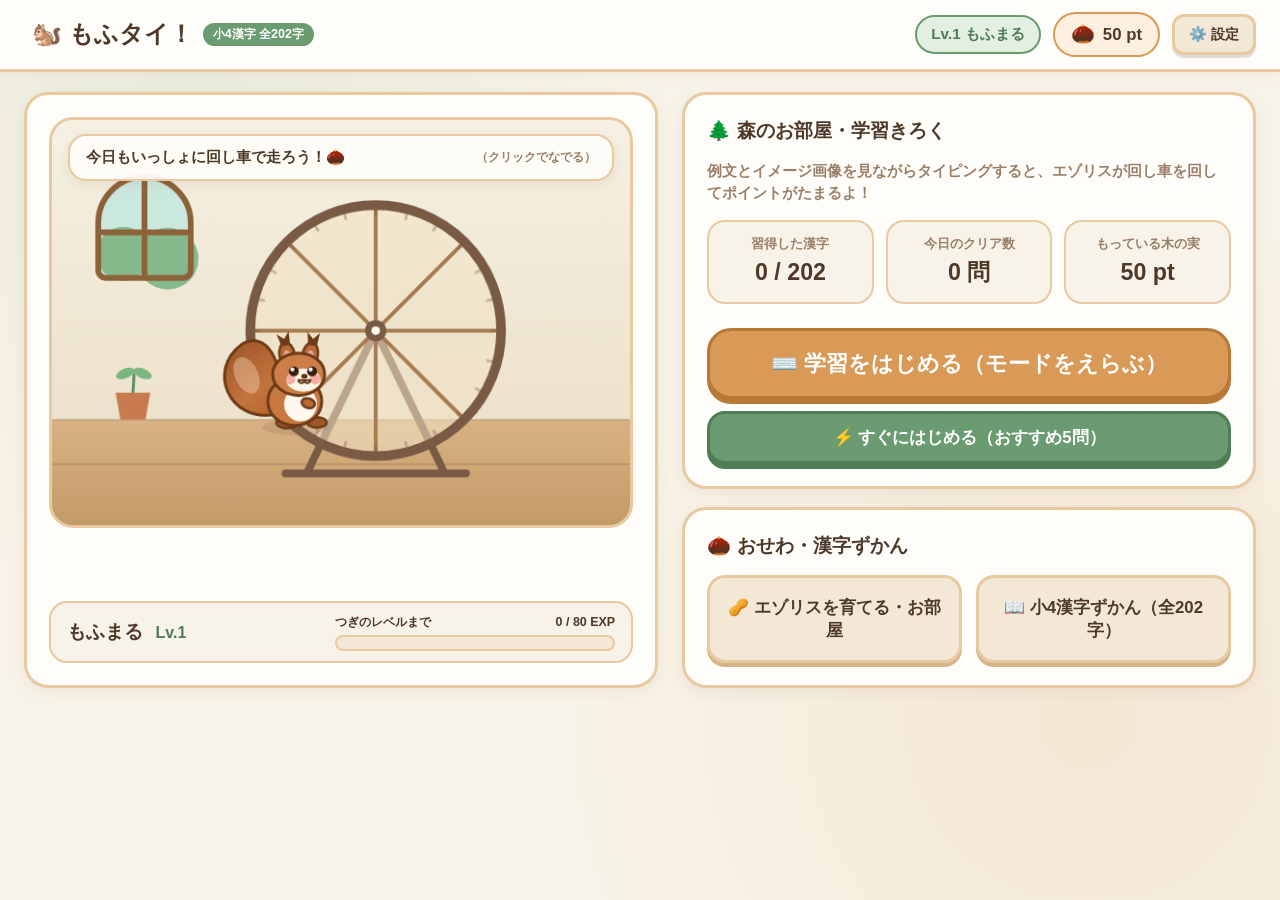
<file: index.html>
<!DOCTYPE html>
<html lang="ja">
<head>
  <meta charset="UTF-8" />
  <meta name="viewport" content="width=device-width, initial-scale=1.0" />
  <title>もふタイ！ - 小学4年生の漢字タイピング＆エゾリス育成ゲーム</title>
  <link rel="stylesheet" href="./css/style.css" />
  <link rel="stylesheet" href="./css/game.css" />
  <link rel="stylesheet" href="./css/character.css" />
  <link rel="stylesheet" href="./css/animation.css" />
</head>
<body>
  <!-- 共通ヘッダー -->
  <header class="app-header">
    <div class="brand-area">
      <button type="button" class="brand-logo" id="brand-home-btn" title="ホームへ戻る">
        <span>🐿️ もふタイ！</span>
        <span class="brand-badge">小4漢字 全202字</span>
      </button>
    </div>
    <div class="header-right">
      <div class="level-pill" id="header-level">Lv.1 もふまる</div>
      <div class="point-pill">
        <span class="acorn-icon">🌰</span>
        <span id="header-points">50 pt</span>
      </div>
      <button type="button" class="btn btn-sub btn-sm" id="header-home-btn" style="display: none;">
        🏠 ホームへ戻る
      </button>
      <button type="button" class="btn btn-sub btn-sm" id="header-settings-btn">
        ⚙️ 設定
      </button>
    </div>
  </header>

  <main class="app-main">
    <!-- 01. ホーム画面 -->
    <section id="screen-home" class="screen active">
      <div class="two-col-home">
        <!-- 左カラム：エゾリスの森のお部屋＆回し車 Canvas -->
        <div class="mofu-card" style="display: flex; flex-direction: column; justify-content: space-between;">
          <div class="canvas-stage-wrap">
            <div class="character-speech-bubble">
              <span id="home-speech-text">今日もいっしょに回し車で走ろう！🌰</span>
              <span style="font-size: 0.78rem; color: var(--text-muted);">（クリックでなでる）</span>
            </div>
            <canvas id="home-canvas" class="mofu-canvas" width="600" height="420"></canvas>
          </div>
          <div class="char-status-strip">
            <div>
              <strong id="home-char-name" style="font-size: 1.2rem;">もふまる</strong>
              <span id="home-char-level" style="margin-left: 8px; color: var(--main-green-dark); font-weight: 900;">Lv.1</span>
            </div>
            <div style="flex: 1; max-width: 280px;">
              <div style="display: flex; justify-content: space-between; font-size: 0.78rem; font-weight: 800; margin-bottom: 3px;">
                <span>つぎのレベルまで</span>
                <span id="home-exp-text">0 / 80 EXP</span>
              </div>
              <div class="exp-bar-wrap">
                <div id="home-exp-bar" class="exp-bar-fill" style="width: 0%;"></div>
              </div>
            </div>
          </div>
        </div>

        <!-- 右カラム：学習状況＆メインメニュー -->
        <div style="display: flex; flex-direction: column; gap: 18px; justify-content: space-between;">
          <div class="mofu-card">
            <h2 class="mofu-card-title">🌲 森のお部屋・学習きろく</h2>
            <p style="font-size: 0.92rem; color: var(--text-muted); font-weight: 700;">
              例文とイメージ画像を見ながらタイピングすると、エゾリスが回し車を回してポイントがたまるよ！
            </p>
            <div class="stats-grid">
              <div class="stat-box">
                <div class="stat-label">習得した漢字</div>
                <div class="stat-value" id="home-stat-mastered">0 / 202</div>
              </div>
              <div class="stat-box">
                <div class="stat-label">今日のクリア数</div>
                <div class="stat-value" id="home-stat-today">0 問</div>
              </div>
              <div class="stat-box">
                <div class="stat-label">もっている木の実</div>
                <div class="stat-value" id="home-stat-points">50 pt</div>
              </div>
            </div>

            <button type="button" class="btn btn-primary btn-xl" id="home-start-btn" style="margin-top: 8px;">
              ⌨️ 学習をはじめる（モードをえらぶ）
            </button>
            <button type="button" class="btn btn-green" id="home-Quick5-btn" style="width: 100%; margin-top: 12px;">
              ⚡ すぐにはじめる（おすすめ5問）
            </button>
          </div>

          <div class="mofu-card">
            <h2 class="mofu-card-title">🌰 おせわ・漢字ずかん</h2>
            <div class="home-menu-grid">
              <button type="button" class="btn btn-sub" id="home-care-btn" style="padding: 18px;">
                🥜 エゾリスを育てる・お部屋
              </button>
              <button type="button" class="btn btn-sub" id="home-dict-btn" style="padding: 18px;">
                📖 小4漢字ずかん（全202字）
              </button>
            </div>
          </div>
        </div>
      </div>
    </section>

    <!-- 02. 学習モード選択画面 -->
    <section id="screen-mode" class="screen">
      <div class="mofu-card">
        <h2 class="mofu-card-title" style="font-size: 1.45rem;">🎯 学習モードと出題条件をえらぼう</h2>

        <div class="mode-cards-grid">
          <button type="button" class="mode-option-card selected" data-mode="new">
            <div class="mode-icon">🌱</div>
            <div class="mode-title">新しい漢字を学ぶ</div>
            <div class="mode-desc">まだ練習していない漢字や、練習回数が少ない漢字から優先して出題します。</div>
          </button>
          <button type="button" class="mode-option-card" data-mode="review">
            <div class="mode-icon">🔄</div>
            <div class="mode-title">復習する</div>
            <div class="mode-desc">これまでにミスがあった問題や、まだ習得していない問題を優先して練習します。</div>
          </button>
          <button type="button" class="mode-option-card" data-mode="random">
            <div class="mode-icon">🎲</div>
            <div class="mode-title">ランダムチャレンジ</div>
            <div class="mode-desc">小学4年生の全202漢字（341例文）からランダムに出題します。</div>
          </button>
        </div>

        <div class="settings-row-group">
          <div class="stat-box" style="text-align: left;">
            <div class="stat-label">📝 問題数</div>
            <div class="setting-pill-group">
              <button type="button" class="choice-btn selected" data-count-choice="5">5問</button>
              <button type="button" class="choice-btn" data-count-choice="10">10問</button>
              <button type="button" class="choice-btn" data-count-choice="20">20問</button>
            </div>
          </div>

          <div class="stat-box" style="text-align: left;">
            <div class="stat-label">🗣️ 読み方</div>
            <div class="setting-pill-group">
              <button type="button" class="choice-btn selected" data-reading-choice="both">両方</button>
              <button type="button" class="choice-btn" data-reading-choice="on">音読み</button>
              <button type="button" class="choice-btn" data-reading-choice="kun">訓読み</button>
            </div>
          </div>

          <div class="stat-box" style="text-align: left;">
            <div class="stat-label">🔥 難易度</div>
            <div class="setting-pill-group">
              <button type="button" class="choice-btn selected" data-diff-choice="normal">通常</button>
              <button type="button" class="choice-btn" data-diff-choice="challenge">チャレンジ(1.5倍)</button>
            </div>
          </div>
        </div>

        <div style="display: flex; justify-content: center; gap: 16px;">
          <button type="button" class="btn btn-primary btn-xl" id="mode-start-btn" style="max-width: 440px;">
            🚀 タイピングスタート！
          </button>
        </div>
      </div>
    </section>

    <!-- 03. タイピング画面 (左右2カラム: 左40% エゾリス＆回し車Canvas / 右60% 漢字・iframe画像・例文入力) -->
    <section id="screen-typing" class="screen">
      <div class="typing-top-bar">
        <div style="display: flex; align-items: center; gap: 10px;">
          <span class="metric-chip" id="typing-q-progress">問題 1 / 5</span>
          <button type="button" class="btn btn-sub btn-sm" id="typing-speak-btn" title="例文を読み上げる">
            🔊 読み上げ
          </button>
          <button type="button" class="btn btn-sub btn-sm" id="typing-retry-sentence-btn" title="この問題を最初から打ち直す">
            ↺ やり直す
          </button>
        </div>
        <div class="typing-metrics">
          <span class="metric-chip">正確率: <strong id="typing-accuracy">100%</strong></span>
          <span class="metric-chip">コンボ: <strong id="typing-combo">0</strong></span>
          <span class="metric-chip">獲得: <strong id="typing-points">0 pt</strong></span>
        </div>
      </div>

      <div class="two-col-typing">
        <!-- 左側 約40%: エゾリスと回し車 Canvas -->
        <div class="mofu-card" style="display: flex; flex-direction: column; justify-content: space-between; padding: 16px;">
          <div class="canvas-stage-wrap" style="height: 100%; display: flex; flex-direction: column; justify-content: center;">
            <div class="character-speech-bubble">
              <span id="typing-speech-bubble">ローマ字でキーをおしてね！エゾリスが走るよ🐿️</span>
            </div>
            <canvas id="typing-canvas" class="mofu-canvas" width="520" height="430"></canvas>
            <div class="combo-float-badge" id="typing-combo-badge">0 COMBO!</div>
          </div>
        </div>

        <!-- 右側 約60%: 対象漢字 + iframeイメージ画像 + 例文＆ローマ字入力 -->
        <div style="display: flex; flex-direction: column; gap: 14px;">
          <!-- 上段：対象漢字ボックス ＆ 例文イメージ画像(iframe埋め込み) -->
          <div class="mofu-card" style="padding: 16px;">
            <div class="kanji-image-showcase" style="margin-bottom: 0;">
              <!-- 入力する漢字・音訓区分 -->
              <div class="target-kanji-box">
                <span class="reading-type-badge on" id="typing-reading-badge">音読み</span>
                <div class="big-kanji-char" id="typing-kanji-char">愛</div>
                <div class="kanji-yomi-text" id="typing-kanji-yomi">読み：アイ</div>
              </div>

              <!-- 例文のイメージ画像 (iframe埋め込み) -->
              <div class="example-image-card">
                <div class="iframe-header-bar">
                  <span>🖼️ 例文のイメージ画像（iframe埋め込み）</span>
                  <button type="button" class="btn btn-sub btn-sm" id="typing-toggle-iframe-mode" style="padding: 2px 8px; font-size: 0.72rem;">
                    🌐 URL直接iframe表示
                  </button>
                </div>
                <div class="iframe-wrapper">
                  <iframe
                    id="typing-image-iframe"
                    class="example-image-iframe"
                    title="例文のイメージ画像"
                    referrerpolicy="no-referrer"
                  ></iframe>
                </div>
                <div class="iframe-source-bar">
                  <span id="typing-image-source">出典リンク</span>
                  <span>漢字とイメージを結びつけよう！</span>
                </div>
              </div>
            </div>
          </div>

          <!-- 下段：タイピング対象の例文＆ローマ字入力ガイド -->
          <div class="mofu-card" style="padding: 18px;">
            <div class="typing-prompt-box">
              <div class="sentence-kana-guide" id="typing-kana-guide">
                かぞくへのあいじょうをたいせつにする
              </div>
              <div class="sentence-main-text" id="typing-sentence-html">
                家族への<mark class="target-kanji">愛情</mark>を大切にする。
              </div>
              <div class="romaji-box" id="typing-romaji-box">
                <span class="romaji-current">k</span><span class="romaji-upcoming">azokuhenoaijouwotaisetsunisuru</span>
              </div>
              <div class="romaji-alt-hint" id="typing-alt-hint">
                💡 shi / si、chi / ti、tsu / tu など複数のローマ字入力に対応しています
              </div>
            </div>

            <div class="typing-footer-controls">
              <div style="font-size: 0.85rem; color: var(--text-muted); font-weight: 700;">
                ※日本語変換（IME）はオフ（半角英数）にしてキーを入力してね
              </div>
              <button type="button" class="btn btn-primary" id="typing-next-btn" style="display: none;">
                つぎの問題へ (Enter) ➔
              </button>
            </div>
          </div>
        </div>
      </div>
    </section>

    <!-- 04. 結果画面 -->
    <section id="screen-result" class="screen">
      <div class="two-col-home">
        <div class="mofu-card">
          <div class="canvas-stage-wrap">
            <div class="character-speech-bubble">
              <span>やったね！最後までよくがんばったよ！🌰✨</span>
            </div>
            <canvas id="result-canvas" class="mofu-canvas" width="560" height="380"></canvas>
          </div>
          <div id="res-levelup-banner" style="margin-top: 12px; background: var(--accent-orange-light); border: 2px solid var(--accent-orange); border-radius: 14px; padding: 12px; text-align: center; font-weight: 900; font-size: 1.1rem;">
            🐿️ レベル情報
          </div>
        </div>

        <div class="mofu-card" style="display: flex; flex-direction: column; justify-content: space-between; gap: 14px;">
          <div>
            <h2 class="mofu-card-title" style="font-size: 1.45rem;">🏆 学習けっか発表！</h2>
            <div class="stats-grid">
              <div class="stat-box">
                <div class="stat-label">獲得ポイント</div>
                <div class="stat-value" id="res-points" style="color: var(--accent-orange-dark);">+0 pt</div>
              </div>
              <div class="stat-box">
                <div class="stat-label">獲得経験値</div>
                <div class="stat-value" id="res-exp" style="color: var(--main-green-dark);">+0 EXP</div>
              </div>
              <div class="stat-box">
                <div class="stat-label">クリア問題数</div>
                <div class="stat-value" id="res-cleared">5 / 5 問</div>
              </div>
            </div>
            <div class="stats-grid" style="grid-template-columns: 1fr 1fr;">
              <div class="stat-box">
                <div class="stat-label">正確率</div>
                <div class="stat-value" id="res-accuracy">100%</div>
              </div>
              <div class="stat-box">
                <div class="stat-label">最大コンボ</div>
                <div class="stat-value" id="res-combo">0 回</div>
              </div>
            </div>

            <div style="margin-top: 12px; background: var(--sub-leaf-light); border-radius: 12px; padding: 10px 14px;">
              <div style="font-size: 0.82rem; color: var(--main-green-dark); font-weight: 800;">🌱 新しく学んだ漢字</div>
              <div id="res-new-kanji" style="font-size: 1.2rem; font-weight: 900; margin-top: 2px;">愛 ・ 案</div>
            </div>

            <div style="margin-top: 12px;">
              <div style="font-size: 0.9rem; font-weight: 900;">📝 復習するとさらにバッチリな問題</div>
              <div id="res-review-list" style="max-height: 170px; overflow-y: auto;"></div>
            </div>
          </div>

          <div style="display: flex; gap: 12px; flex-wrap: wrap;">
            <button type="button" class="btn btn-primary" id="res-replay-btn" style="flex: 1;">
              🔁 もう一度遊ぶ
            </button>
            <button type="button" class="btn btn-green" id="res-review-btn" style="flex: 1;">
              🎯 間違えた問題を復習する
            </button>
            <button type="button" class="btn btn-sub" id="res-home-btn">
              🏠 ホームに戻る
            </button>
          </div>
        </div>
      </div>
    </section>

    <!-- 05. 育成画面 -->
    <section id="screen-care" class="screen">
      <div class="two-col-care">
        <!-- 左側：お部屋とエゾリス Canvas -->
        <div class="mofu-card">
          <div class="canvas-stage-wrap">
            <div class="character-speech-bubble">
              <span id="care-speech-bubble">森のお部屋へようこそ！木の実をくれると嬉しいな🌰</span>
            </div>
            <canvas id="care-canvas" class="mofu-canvas" width="560" height="400"></canvas>
          </div>
          <div class="char-status-strip">
            <div>
              <strong id="care-char-level" style="font-size: 1.15rem;">Lv.1 もふまる</strong>
              <div style="font-size: 0.84rem; color: var(--text-muted); font-weight: 700;">
                <span id="care-mood-text">ごきげん：95% ♪</span> ／ <span id="care-fed-count">あげた木の実：0こ</span>
              </div>
            </div>
            <div style="width: 190px;">
              <div style="font-size: 0.75rem; font-weight: 800; text-align: right;" id="care-exp-text">0 / 80 EXP</div>
              <div class="exp-bar-wrap">
                <div id="care-exp-bar" class="exp-bar-fill" style="width: 0%;"></div>
              </div>
            </div>
          </div>
          <div style="display: flex; gap: 8px; margin-top: 12px; flex-wrap: wrap;">
            <button type="button" class="btn btn-sub btn-sm" data-care-pose="happy">✨ よろこぶ</button>
            <button type="button" class="btn btn-sub btn-sm" data-care-pose="run">🛞 回し車で走る</button>
            <button type="button" class="btn btn-sub btn-sm" data-care-pose="sleep">💤 お昼寝する</button>
            <button type="button" class="btn btn-sub btn-sm" data-care-pose="idle">🐿️ 待機</button>
          </div>
        </div>

        <!-- 右側：餌やり・着せ替え・お部屋カスタマイズ -->
        <div style="display: flex; flex-direction: column; gap: 16px;">
          <div class="mofu-card">
            <h3 class="mofu-card-title">🌰 ごはん・おやつをあげる</h3>
            <p style="font-size: 0.85rem; color: var(--text-muted); margin-bottom: 10px; font-weight: 700;">
              ※お休みしてもエゾリスが弱ったりお腹を空かせて元気がなくなったりしない安心設計です。
            </p>
            <div class="shop-grid" id="care-food-list"></div>
          </div>

          <div class="mofu-card">
            <h3 class="mofu-card-title">🎀 帽子・アクセサリーの着せ替え</h3>
            <div class="shop-grid" id="care-hat-list"></div>
          </div>

          <div class="mofu-card">
            <h3 class="mofu-card-title">🏠 回し車＆お部屋のカスタマイズ</h3>
            <div class="shop-grid" id="care-room-list"></div>
          </div>
        </div>
      </div>
    </section>

    <!-- 06. 漢字図鑑画面 -->
    <section id="screen-dictionary" class="screen">
      <div class="mofu-card">
        <div style="display: flex; align-items: center; justify-content: space-between; gap: 12px; margin-bottom: 12px; flex-wrap: wrap;">
          <h2 class="mofu-card-title" style="margin-bottom: 0;">📖 小学4年生の漢字ずかん（音読み・訓読み習熟度）</h2>
          <span class="metric-chip" id="dict-count-label">202 / 202 漢字</span>
        </div>

        <div class="dict-toolbar">
          <div class="dict-filter-tabs">
            <button type="button" class="choice-btn selected" data-dict-filter="all">すべて</button>
            <button type="button" class="choice-btn" data-dict-filter="unlearned">未学習</button>
            <button type="button" class="choice-btn" data-dict-filter="learning">学習中</button>
            <button type="button" class="choice-btn" data-dict-filter="mastered">習得済み</button>
            <button type="button" class="choice-btn" data-dict-filter="weak">苦手な漢字</button>
          </div>

          <div style="display: flex; gap: 8px; align-items: center; flex-wrap: wrap;">
            <select id="dict-part-select" class="dict-search-input" style="min-width: 150px;">
              <option value="all">全パート（第1〜6部）</option>
              <option value="1">第1部：愛〜改 (20字)</option>
              <option value="2">第2部：械〜求 (20字)</option>
              <option value="3">第3部：泣〜建 (20字)</option>
              <option value="4">第4部：健〜祝 (36字)</option>
              <option value="5">第5部：順〜低 (42字)</option>
              <option value="6">第6部：底〜録 (64字)</option>
            </select>
            <input
              type="search"
              id="dict-search-input"
              class="dict-search-input"
              placeholder="🔍 漢字・読み・例文で検索..."
            />
          </div>
        </div>

        <div class="dict-grid" id="dict-grid-container"></div>
      </div>
    </section>

    <!-- 07. 設定画面 -->
    <section id="screen-settings" class="screen">
      <div class="mofu-card" style="max-width: 780px; margin: 0 auto;">
        <h2 class="mofu-card-title">⚙️ 設定・データのバックアップ</h2>

        <div style="display: grid; gap: 14px; margin-top: 12px;">
          <div class="shop-item-card">
            <div>
              <strong>🐿️ エゾリスの名前</strong>
              <div style="font-size: 0.82rem; color: var(--text-muted);">ホームや育成画面で表示される名前</div>
            </div>
            <input type="text" id="set-char-name" class="dict-search-input" style="min-width: 180px;" maxlength="12" value="もふまる" />
          </div>

          <div class="shop-item-card">
            <div>
              <strong>🎵 オルゴールBGM</strong>
              <div style="font-size: 0.82rem; color: var(--text-muted);">森のやさしいBGMを流します</div>
            </div>
            <input type="checkbox" id="set-bgm" style="width: 24px; height: 24px;" />
          </div>

          <div class="shop-item-card">
            <div>
              <strong>🔔 効果音（タイピング音・クリア音）</strong>
              <div style="font-size: 0.82rem; color: var(--text-muted);">キー入力時やクリア時の効果音</div>
            </div>
            <input type="checkbox" id="set-se" style="width: 24px; height: 24px;" checked />
          </div>

          <div class="shop-item-card">
            <div>
              <strong>🗣️ 例文の音声読み上げ</strong>
              <div style="font-size: 0.82rem; color: var(--text-muted);">出題時に漢字と例文を声で読み上げます</div>
            </div>
            <input type="checkbox" id="set-speech" style="width: 24px; height: 24px;" checked />
          </div>

          <div class="shop-item-card">
            <div>
              <strong>🔤 ローマ字ガイド表示</strong>
              <div style="font-size: 0.82rem; color: var(--text-muted);">次に入力するローマ字を表示します</div>
            </div>
            <input type="checkbox" id="set-romaji" style="width: 24px; height: 24px;" checked />
          </div>

          <div class="shop-item-card">
            <div>
              <strong>🔍 文字サイズ</strong>
              <div style="font-size: 0.82rem; color: var(--text-muted);">画面全体の文字の大きさ</div>
            </div>
            <select id="set-fontsize" class="dict-search-input" style="min-width: 140px;">
              <option value="normal">標準</option>
              <option value="large">大（おおきめ）</option>
            </select>
          </div>

          <div class="shop-item-card">
            <div>
              <strong>📝 初期問題数</strong>
              <div style="font-size: 0.82rem; color: var(--text-muted);">学習開始時のデフォルト問題数</div>
            </div>
            <select id="set-default-count" class="dict-search-input" style="min-width: 140px;">
              <option value="5">5問</option>
              <option value="10">10問</option>
              <option value="20">20問</option>
            </select>
          </div>
        </div>

        <hr style="margin: 22px 0; border: none; border-top: 2px dashed var(--aux-beige);" />

        <h3 class="mofu-card-title">💾 データのバックアップ・復元・初期化</h3>
        <p style="font-size: 0.85rem; color: var(--text-muted); margin-bottom: 14px;">
          学習データはブラウザの <code>localStorage</code> に自動保存されています。別のパソコンへ移すときはJSONファイルに書き出して復元できます。
        </p>

        <div style="display: flex; gap: 12px; flex-wrap: wrap;">
          <button type="button" class="btn btn-green" id="btn-export-json">
            📥 バックアップを保存 (JSON)
          </button>
          <button type="button" class="btn btn-sub" id="btn-import-json">
            📤 バックアップから復元
          </button>
          <input type="file" id="input-import-json" accept=".json,application/json" style="display: none;" />
          <button type="button" class="btn btn-sub" id="btn-reset-data" style="color: #B83B2A; border-color: #E5A096;">
            🗑️ データを初期化する
          </button>
        </div>
      </div>
    </section>
  </main>

  <!-- 漢字詳細モーダル -->
  <div class="modal-backdrop" id="kanji-detail-modal">
    <div class="modal-content" id="kanji-detail-body"></div>
  </div>

  <script src="./js/kanji_data.js"></script>
  <script src="./js/storage.js"></script>
  <script src="./js/scoring.js"></script>
  <script src="./js/typing.js"></script>
  <script src="./js/character.js"></script>
  <script src="./js/learning.js"></script>
  <script src="./js/dictionary.js"></script>
  <script src="./js/app.js"></script>
</body>
</html>
</file>
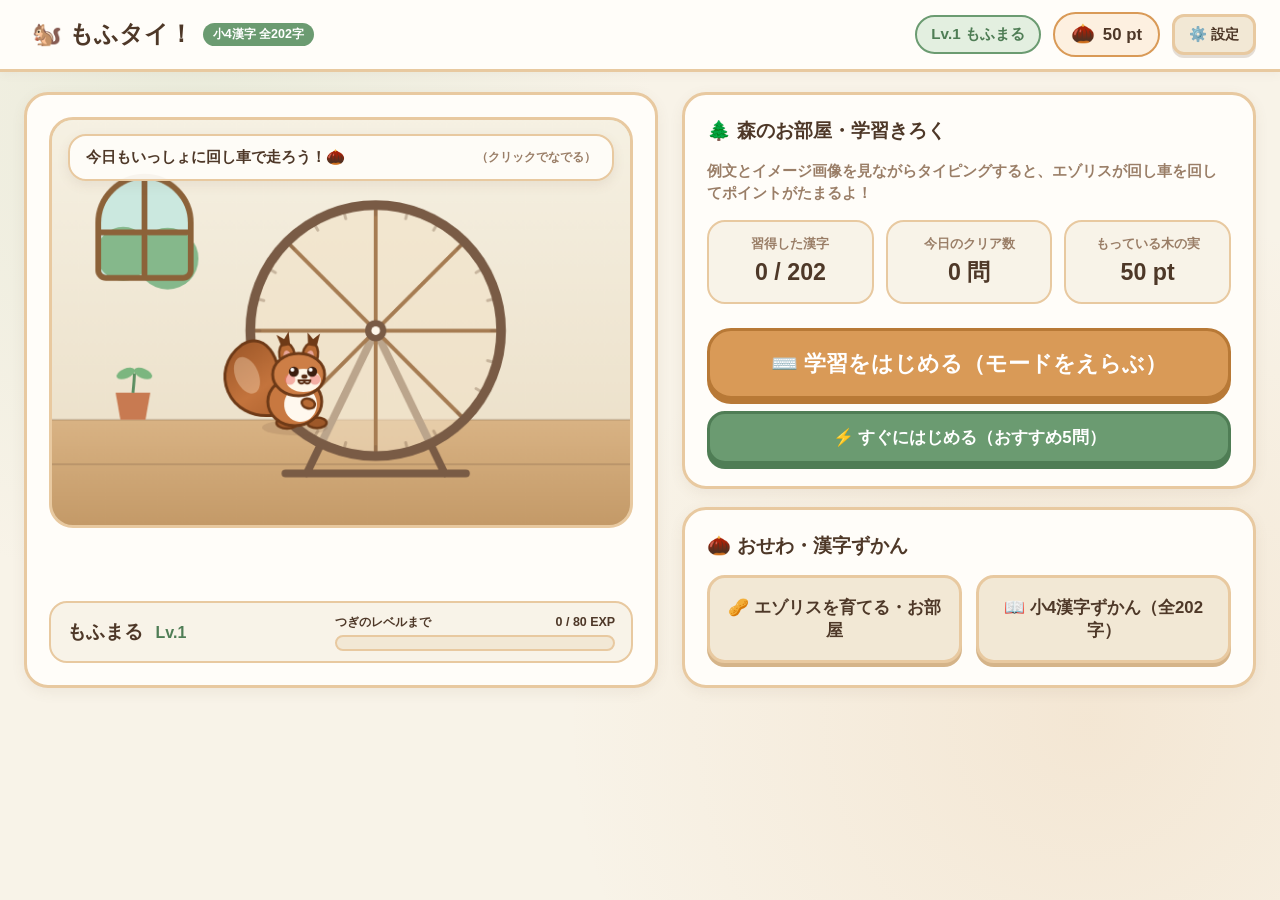
<file: mofu-typing-standalone.html>
<!DOCTYPE html>
<html lang="ja">
<head>
  <meta charset="UTF-8" />
  <meta name="viewport" content="width=device-width, initial-scale=1.0" />
  <title>もふタイ！ - 小学4年生の漢字タイピング＆エゾリス育成ゲーム</title>
  <style>
:root {
  --bg-cream: #F8F3E8;
  --bg-card: #FFFDF9;
  --bg-soft: #F2E8D5;
  --main-green: #6B9B71;
  --main-green-dark: #4F7D55;
  --sub-leaf: #A7C69B;
  --sub-leaf-light: #E3EFE0;
  --accent-orange: #D99A57;
  --accent-orange-dark: #B87936;
  --accent-orange-light: #FDF0E0;
  --aux-beige: #E8C9A0;
  --text-brown: #795B45;
  --text-brown-dark: #4E3828;
  --text-muted: #9A7E67;
  --error-soft: #E06D53;
  --error-bg: #FDECE8;
  --success-green: #4E9A57;
  --shadow-soft: 0 6px 20px rgba(121, 91, 69, 0.10);
  --shadow-card: 0 4px 14px rgba(121, 91, 69, 0.08);
  --radius-xl: 24px;
  --radius-lg: 18px;
  --radius-md: 12px;
  --radius-pill: 999px;
  --base-font-size: 16px;
}

body.font-large {
  --base-font-size: 19px;
}

* {
  box-sizing: border-box;
  margin: 0;
  padding: 0;
}

html, body {
  min-height: 100vh;
  background-color: var(--bg-cream);
  background-image:
    radial-gradient(circle at 15% 15%, rgba(167, 198, 155, 0.18) 0%, transparent 35%),
    radial-gradient(circle at 85% 80%, rgba(217, 154, 87, 0.14) 0%, transparent 40%);
  color: var(--text-brown-dark);
  font-family: "Hiragino Maru Gothic ProN", "Rounded Mplus 1c", "BIZ UDPGothic", "Hiragino Sans", "Yu Gothic", sans-serif;
  font-size: var(--base-font-size);
  line-height: 1.5;
  -webkit-font-smoothing: antialiased;
}

/* Header */
.app-header {
  display: flex;
  align-items: center;
  justify-content: space-between;
  padding: 12px 24px;
  background: var(--bg-card);
  border-bottom: 3px solid var(--aux-beige);
  box-shadow: 0 2px 10px rgba(121, 91, 69, 0.06);
  position: sticky;
  top: 0;
  z-index: 50;
}

.brand-area {
  display: flex;
  align-items: center;
  gap: 12px;
}

.brand-logo {
  display: flex;
  align-items: center;
  gap: 10px;
  font-size: 1.5rem;
  font-weight: 800;
  color: var(--text-brown-dark);
  cursor: pointer;
  background: none;
  border: none;
  padding: 4px 8px;
  border-radius: var(--radius-md);
  transition: transform 0.15s ease;
}

.brand-logo:hover {
  transform: scale(1.03);
}

.brand-badge {
  background: var(--main-green);
  color: #fff;
  font-size: 0.78rem;
  padding: 3px 10px;
  border-radius: var(--radius-pill);
  font-weight: 700;
}

.header-right {
  display: flex;
  align-items: center;
  gap: 12px;
  flex-wrap: wrap;
}

.point-pill {
  display: flex;
  align-items: center;
  gap: 8px;
  background: var(--accent-orange-light);
  border: 2px solid var(--accent-orange);
  color: var(--text-brown-dark);
  padding: 6px 16px;
  border-radius: var(--radius-pill);
  font-weight: 800;
  font-size: 1.05rem;
}

.point-pill .acorn-icon {
  font-size: 1.2rem;
}

.level-pill {
  display: flex;
  align-items: center;
  gap: 8px;
  background: var(--sub-leaf-light);
  border: 2px solid var(--main-green);
  color: var(--main-green-dark);
  padding: 6px 14px;
  border-radius: var(--radius-pill);
  font-weight: 800;
  font-size: 0.95rem;
}

/* Main container & Screen visibility */
.app-main {
  max-width: 1360px;
  margin: 0 auto;
  padding: 20px 24px 36px;
}

.screen {
  display: none;
  animation: fadeIn 0.25s ease;
}

.screen.active {
  display: block;
}

/* Two-column layout */
.two-col-home {
  display: grid;
  grid-template-columns: 1.05fr 0.95fr;
  gap: 24px;
  align-items: stretch;
}

.two-col-typing {
  display: grid;
  grid-template-columns: 40% 1fr;
  gap: 22px;
  align-items: stretch;
}

.two-col-care {
  display: grid;
  grid-template-columns: 45% 1fr;
  gap: 24px;
  align-items: start;
}

/* Cards */
.mofu-card {
  background: var(--bg-card);
  border: 3px solid var(--aux-beige);
  border-radius: var(--radius-xl);
  padding: 22px;
  box-shadow: var(--shadow-card);
}

.mofu-card-title {
  font-size: 1.2rem;
  font-weight: 800;
  color: var(--text-brown-dark);
  margin-bottom: 14px;
  display: flex;
  align-items: center;
  gap: 8px;
}

/* Buttons */
.btn {
  display: inline-flex;
  align-items: center;
  justify-content: center;
  gap: 8px;
  font-family: inherit;
  font-weight: 800;
  border-radius: var(--radius-lg);
  padding: 12px 22px;
  font-size: 1.05rem;
  cursor: pointer;
  border: 3px solid transparent;
  transition: transform 0.12s ease, box-shadow 0.12s ease, background-color 0.15s ease;
  user-select: none;
}

.btn:hover:not(:disabled) {
  transform: translateY(-2px);
}

.btn:active:not(:disabled) {
  transform: translateY(1px);
}

.btn:disabled {
  opacity: 0.55;
  cursor: not-allowed;
}

.btn-primary {
  background: var(--accent-orange);
  color: #fff;
  border-color: var(--accent-orange-dark);
  box-shadow: 0 5px 0 var(--accent-orange-dark);
}

.btn-primary:hover:not(:disabled) {
  background: #e1a360;
}

.btn-green {
  background: var(--main-green);
  color: #fff;
  border-color: var(--main-green-dark);
  box-shadow: 0 5px 0 var(--main-green-dark);
}

.btn-green:hover:not(:disabled) {
  background: #77a87d;
}

.btn-sub {
  background: var(--bg-soft);
  color: var(--text-brown-dark);
  border-color: var(--aux-beige);
  box-shadow: 0 4px 0 #d5b489;
}

.btn-sub:hover:not(:disabled) {
  background: #f6ede0;
}

.btn-xl {
  font-size: 1.35rem;
  padding: 18px 28px;
  border-radius: var(--radius-xl);
  width: 100%;
}

.btn-sm {
  font-size: 0.9rem;
  padding: 8px 14px;
  border-radius: var(--radius-md);
  box-shadow: 0 3px 0 rgba(121, 91, 69, 0.2);
}

/* Progress bars */
.exp-bar-wrap {
  width: 100%;
  height: 16px;
  background: var(--bg-soft);
  border-radius: var(--radius-pill);
  overflow: hidden;
  border: 2px solid var(--aux-beige);
}

.exp-bar-fill {
  height: 100%;
  background: linear-gradient(90deg, var(--main-green), var(--sub-leaf));
  border-radius: var(--radius-pill);
  transition: width 0.35s ease;
}

/* Status grid on Home */
.stats-grid {
  display: grid;
  grid-template-columns: repeat(3, 1fr);
  gap: 12px;
  margin: 16px 0;
}

.stat-box {
  background: var(--bg-cream);
  border: 2px solid var(--aux-beige);
  border-radius: var(--radius-lg);
  padding: 12px;
  text-align: center;
}

.stat-label {
  font-size: 0.82rem;
  color: var(--text-muted);
  font-weight: 700;
}

.stat-value {
  font-size: 1.45rem;
  font-weight: 900;
  color: var(--text-brown-dark);
  margin-top: 2px;
}

.home-menu-grid {
  display: grid;
  grid-template-columns: 1fr 1fr;
  gap: 14px;
  margin-top: 14px;
}

/* Modal / Dialog */
.modal-backdrop {
  position: fixed;
  inset: 0;
  background: rgba(78, 56, 40, 0.45);
  backdrop-filter: blur(2px);
  display: none;
  align-items: center;
  justify-content: center;
  z-index: 100;
  padding: 20px;
}

.modal-backdrop.open {
  display: flex;
}

.modal-content {
  background: var(--bg-card);
  border: 4px solid var(--aux-beige);
  border-radius: var(--radius-xl);
  max-width: 820px;
  width: 100%;
  max-height: 90vh;
  overflow-y: auto;
  padding: 24px;
  box-shadow: 0 16px 40px rgba(78, 56, 40, 0.25);
}

/* Responsive rules (Section 5) */
@media (max-width: 1180px) {
  .two-col-typing {
    grid-template-columns: 38% 1fr;
    gap: 16px;
  }
}

@media (max-width: 960px) {
  .two-col-home,
  .two-col-typing,
  .two-col-care {
    grid-template-columns: 1fr;
  }
}

/* Mode Select Screen */
.mode-cards-grid {
  display: grid;
  grid-template-columns: repeat(3, 1fr);
  gap: 16px;
  margin-bottom: 20px;
}

.mode-option-card {
  background: var(--bg-cream);
  border: 3px solid var(--aux-beige);
  border-radius: var(--radius-xl);
  padding: 20px;
  cursor: pointer;
  transition: all 0.15s ease;
  text-align: left;
  display: flex;
  flex-direction: column;
  gap: 8px;
}

.mode-option-card:hover {
  transform: translateY(-2px);
  border-color: var(--sub-leaf);
}

.mode-option-card.selected {
  background: var(--sub-leaf-light);
  border-color: var(--main-green);
  box-shadow: 0 0 0 3px rgba(107, 155, 113, 0.25);
}

.mode-icon {
  font-size: 2rem;
}

.mode-title {
  font-size: 1.2rem;
  font-weight: 900;
  color: var(--text-brown-dark);
}

.mode-desc {
  font-size: 0.9rem;
  color: var(--text-muted);
}

.settings-row-group {
  display: grid;
  grid-template-columns: repeat(3, 1fr);
  gap: 16px;
  margin-bottom: 24px;
}

.setting-pill-group {
  display: flex;
  gap: 8px;
  flex-wrap: wrap;
  margin-top: 8px;
}

.choice-btn {
  flex: 1;
  min-width: 72px;
  padding: 10px 12px;
  border-radius: var(--radius-md);
  border: 2px solid var(--aux-beige);
  background: var(--bg-cream);
  color: var(--text-brown-dark);
  font-weight: 800;
  font-size: 0.98rem;
  cursor: pointer;
  transition: all 0.12s ease;
}

.choice-btn.selected {
  background: var(--main-green);
  color: #fff;
  border-color: var(--main-green-dark);
}

/* Typing Screen */
.typing-top-bar {
  display: flex;
  align-items: center;
  justify-content: space-between;
  gap: 12px;
  margin-bottom: 14px;
  flex-wrap: wrap;
}

.typing-metrics {
  display: flex;
  align-items: center;
  gap: 10px;
  flex-wrap: wrap;
}

.metric-chip {
  background: var(--bg-card);
  border: 2px solid var(--aux-beige);
  border-radius: var(--radius-pill);
  padding: 5px 14px;
  font-size: 0.92rem;
  font-weight: 800;
  color: var(--text-brown-dark);
}

.metric-chip strong {
  color: var(--accent-orange-dark);
  font-size: 1.08rem;
}

/* Kanji + Example Image Side-by-Side Header in Right Column */
.kanji-image-showcase {
  display: grid;
  grid-template-columns: 200px 1fr;
  gap: 16px;
  align-items: stretch;
  margin-bottom: 14px;
}

.target-kanji-box {
  background: var(--bg-cream);
  border: 3px solid var(--aux-beige);
  border-radius: var(--radius-lg);
  padding: 14px;
  display: flex;
  flex-direction: column;
  align-items: center;
  justify-content: center;
  text-align: center;
  position: relative;
}

.reading-type-badge {
  display: inline-block;
  padding: 3px 12px;
  border-radius: var(--radius-pill);
  font-size: 0.82rem;
  font-weight: 900;
  margin-bottom: 6px;
}

.reading-type-badge.on {
  background: #FFE5D4;
  color: #B65322;
  border: 1.5px solid #E59872;
}

.reading-type-badge.kun {
  background: #E0F2E4;
  color: #367042;
  border: 1.5px solid #82B88D;
}

.big-kanji-char {
  font-size: 4.2rem;
  font-weight: 900;
  line-height: 1.1;
  color: var(--text-brown-dark);
  margin: 4px 0;
}

.kanji-yomi-text {
  font-size: 1.05rem;
  font-weight: 800;
  color: var(--main-green-dark);
  background: #fff;
  padding: 2px 12px;
  border-radius: var(--radius-pill);
  border: 1.5px solid var(--sub-leaf);
}

/* Iframe Image Container */
.example-image-card {
  background: var(--bg-cream);
  border: 3px solid var(--aux-beige);
  border-radius: var(--radius-lg);
  padding: 10px;
  display: flex;
  flex-direction: column;
  justify-content: space-between;
  min-height: 215px;
}

.iframe-header-bar {
  display: flex;
  align-items: center;
  justify-content: space-between;
  gap: 8px;
  margin-bottom: 6px;
  font-size: 0.8rem;
  color: var(--text-muted);
  font-weight: 700;
}

.iframe-wrapper {
  position: relative;
  width: 100%;
  height: 175px;
  border-radius: var(--radius-md);
  overflow: hidden;
  background: #fff;
  border: 2px solid var(--aux-beige);
}

.example-image-iframe {
  width: 100%;
  height: 100%;
  border: none;
  display: block;
  background: #fff;
}

.iframe-source-bar {
  display: flex;
  align-items: center;
  justify-content: space-between;
  margin-top: 6px;
  font-size: 0.76rem;
  color: var(--text-muted);
}

.iframe-source-bar a {
  color: var(--main-green-dark);
  text-decoration: underline;
  font-weight: 700;
}

/* Typing Prompt Box */
.typing-prompt-box {
  background: var(--bg-cream);
  border: 3px solid var(--main-green);
  border-radius: var(--radius-lg);
  padding: 18px 20px;
  text-align: center;
  position: relative;
}

.sentence-kana-guide {
  font-size: 1.08rem;
  font-weight: 700;
  color: var(--text-muted);
  margin-bottom: 6px;
  letter-spacing: 0.06em;
}

.sentence-kana-guide .kana-done {
  color: var(--success-green);
}

.sentence-kana-guide .kana-current {
  color: var(--accent-orange-dark);
  text-decoration: underline;
  font-weight: 900;
}

.sentence-main-text {
  font-size: 1.75rem;
  font-weight: 900;
  color: var(--text-brown-dark);
  margin-bottom: 12px;
  letter-spacing: 0.04em;
}

.sentence-main-text mark.target-kanji {
  background: linear-gradient(transparent 55%, #FFD89B 55%);
  color: #B85A19;
  padding: 0 4px;
  border-radius: 4px;
  font-weight: 900;
}

.romaji-box {
  background: #fff;
  border: 2px solid var(--aux-beige);
  border-radius: var(--radius-md);
  padding: 12px 16px;
  font-family: "SFMono-Regular", Consolas, "Liberation Mono", Menlo, monospace;
  font-size: 1.55rem;
  font-weight: 800;
  letter-spacing: 0.08em;
  word-break: break-all;
  min-height: 58px;
  display: flex;
  align-items: center;
  justify-content: center;
  flex-wrap: wrap;
}

.romaji-typed {
  color: var(--success-green);
}

.romaji-current {
  color: #fff;
  background: var(--accent-orange);
  padding: 1px 6px;
  border-radius: 6px;
  margin: 0 2px;
  box-shadow: 0 2px 0 var(--accent-orange-dark);
}

.romaji-current.miss-flash {
  background: var(--error-soft);
  box-shadow: 0 2px 0 #b84b32;
}

.romaji-upcoming {
  color: var(--text-brown);
}

.romaji-alt-hint {
  margin-top: 8px;
  font-size: 0.84rem;
  color: var(--text-muted);
  font-weight: 700;
}

/* Virtual Keyboard / Next key guide */
.typing-footer-controls {
  display: flex;
  align-items: center;
  justify-content: space-between;
  margin-top: 12px;
  gap: 10px;
  flex-wrap: wrap;
}

/* Dictionary Grid */
.dict-toolbar {
  display: flex;
  align-items: center;
  justify-content: space-between;
  gap: 12px;
  flex-wrap: wrap;
  margin-bottom: 16px;
}

.dict-filter-tabs {
  display: flex;
  gap: 8px;
  flex-wrap: wrap;
}

.dict-search-input {
  padding: 10px 16px;
  border-radius: var(--radius-pill);
  border: 2px solid var(--aux-beige);
  background: #fff;
  font-size: 0.95rem;
  color: var(--text-brown-dark);
  min-width: 240px;
  font-family: inherit;
}

.dict-grid {
  display: grid;
  grid-template-columns: repeat(auto-fill, minmax(150px, 1fr));
  gap: 12px;
  max-height: 62vh;
  overflow-y: auto;
  padding: 4px;
}

.dict-kanji-card {
  background: var(--bg-cream);
  border: 2.5px solid var(--aux-beige);
  border-radius: var(--radius-lg);
  padding: 12px;
  cursor: pointer;
  transition: transform 0.12s ease, border-color 0.12s ease;
  display: flex;
  flex-direction: column;
  align-items: center;
  gap: 6px;
}

.dict-kanji-card:hover {
  transform: translateY(-3px);
  border-color: var(--main-green);
  background: #fff;
}

.dict-kanji-char {
  font-size: 2.4rem;
  font-weight: 900;
  color: var(--text-brown-dark);
  line-height: 1.1;
}

.dict-mastery-row {
  display: flex;
  gap: 6px;
  width: 100%;
  justify-content: center;
  font-size: 0.74rem;
  font-weight: 800;
}

.mastery-chip {
  padding: 2px 7px;
  border-radius: var(--radius-pill);
  border: 1px solid var(--aux-beige);
  background: #fff;
}

.mastery-chip.m-2 {
  background: #D9F2DF;
  color: #2E6F3E;
  border-color: #7BC48B;
}

.mastery-chip.m-1 {
  background: #FFF1D6;
  color: #9C6514;
  border-color: #E8B86B;
}

.mastery-chip.m-0 {
  background: #F3EFEA;
  color: #8E7F72;
}

/* Care Screen Shop & Items */
.shop-grid {
  display: grid;
  grid-template-columns: repeat(2, 1fr);
  gap: 12px;
}

.shop-item-card {
  background: var(--bg-cream);
  border: 2px solid var(--aux-beige);
  border-radius: var(--radius-lg);
  padding: 12px 14px;
  display: flex;
  align-items: center;
  justify-content: space-between;
  gap: 10px;
}

.shop-item-info {
  display: flex;
  align-items: center;
  gap: 10px;
}

.shop-item-icon {
  font-size: 2rem;
}

@media (max-width: 768px) {
  .mode-cards-grid,
  .settings-row-group,
  .kanji-image-showcase,
  .shop-grid {
    grid-template-columns: 1fr;
  }
}

/* Character Canvas Stage & Overlays */
.canvas-stage-wrap {
  position: relative;
  width: 100%;
  border-radius: var(--radius-xl);
  overflow: hidden;
  border: 3px solid var(--aux-beige);
  background: linear-gradient(180deg, #E8F4E5 0%, #F8F3E8 65%, #E6CFA8 100%);
  box-shadow: inset 0 2px 12px rgba(121, 91, 69, 0.08);
}

.mofu-canvas {
  display: block;
  width: 100%;
  height: auto;
  cursor: pointer;
}

.character-speech-bubble {
  position: absolute;
  top: 14px;
  left: 16px;
  right: 16px;
  background: rgba(255, 253, 249, 0.94);
  border: 2.5px solid var(--aux-beige);
  border-radius: var(--radius-lg);
  padding: 10px 16px;
  font-size: 0.95rem;
  font-weight: 800;
  color: var(--text-brown-dark);
  box-shadow: 0 4px 12px rgba(121, 91, 69, 0.1);
  display: flex;
  align-items: center;
  justify-content: space-between;
  gap: 8px;
  pointer-events: none;
}

.combo-float-badge {
  position: absolute;
  bottom: 14px;
  right: 16px;
  background: var(--accent-orange);
  color: #fff;
  font-weight: 900;
  font-size: 1.1rem;
  padding: 6px 16px;
  border-radius: var(--radius-pill);
  border: 2px solid #fff;
  box-shadow: 0 4px 10px rgba(217, 154, 87, 0.35);
  transition: transform 0.15s ease;
}

.char-status-strip {
  display: flex;
  align-items: center;
  justify-content: space-between;
  gap: 12px;
  margin-top: 12px;
  padding: 10px 16px;
  background: var(--bg-cream);
  border: 2px solid var(--aux-beige);
  border-radius: var(--radius-lg);
}

@keyframes fadeIn {
  from {
    opacity: 0;
    transform: translateY(6px);
  }
  to {
    opacity: 1;
    transform: translateY(0);
  }
}

@keyframes popScale {
  0% {
    transform: scale(1);
  }
  50% {
    transform: scale(1.14);
  }
  100% {
    transform: scale(1);
  }
}

@keyframes gentleBounce {
  0%, 100% {
    transform: translateY(0);
  }
  50% {
    transform: translateY(-5px);
  }
}

.pop-anim {
  animation: popScale 0.25s ease;
}

.bounce-anim {
  animation: gentleBounce 2s infinite ease-in-out;
}

</style>
</head>
<body>
  <!-- 共通ヘッダー -->
  <header class="app-header">
    <div class="brand-area">
      <button type="button" class="brand-logo" id="brand-home-btn" title="ホームへ戻る">
        <span>🐿️ もふタイ！</span>
        <span class="brand-badge">小4漢字 全202字</span>
      </button>
    </div>
    <div class="header-right">
      <div class="level-pill" id="header-level">Lv.1 もふまる</div>
      <div class="point-pill">
        <span class="acorn-icon">🌰</span>
        <span id="header-points">50 pt</span>
      </div>
      <button type="button" class="btn btn-sub btn-sm" id="header-home-btn" style="display: none;">
        🏠 ホームへ戻る
      </button>
      <button type="button" class="btn btn-sub btn-sm" id="header-settings-btn">
        ⚙️ 設定
      </button>
    </div>
  </header>

  <main class="app-main">
    <!-- 01. ホーム画面 -->
    <section id="screen-home" class="screen active">
      <div class="two-col-home">
        <!-- 左カラム：エゾリスの森のお部屋＆回し車 Canvas -->
        <div class="mofu-card" style="display: flex; flex-direction: column; justify-content: space-between;">
          <div class="canvas-stage-wrap">
            <div class="character-speech-bubble">
              <span id="home-speech-text">今日もいっしょに回し車で走ろう！🌰</span>
              <span style="font-size: 0.78rem; color: var(--text-muted);">（クリックでなでる）</span>
            </div>
            <canvas id="home-canvas" class="mofu-canvas" width="600" height="420"></canvas>
          </div>
          <div class="char-status-strip">
            <div>
              <strong id="home-char-name" style="font-size: 1.2rem;">もふまる</strong>
              <span id="home-char-level" style="margin-left: 8px; color: var(--main-green-dark); font-weight: 900;">Lv.1</span>
            </div>
            <div style="flex: 1; max-width: 280px;">
              <div style="display: flex; justify-content: space-between; font-size: 0.78rem; font-weight: 800; margin-bottom: 3px;">
                <span>つぎのレベルまで</span>
                <span id="home-exp-text">0 / 80 EXP</span>
              </div>
              <div class="exp-bar-wrap">
                <div id="home-exp-bar" class="exp-bar-fill" style="width: 0%;"></div>
              </div>
            </div>
          </div>
        </div>

        <!-- 右カラム：学習状況＆メインメニュー -->
        <div style="display: flex; flex-direction: column; gap: 18px; justify-content: space-between;">
          <div class="mofu-card">
            <h2 class="mofu-card-title">🌲 森のお部屋・学習きろく</h2>
            <p style="font-size: 0.92rem; color: var(--text-muted); font-weight: 700;">
              例文とイメージ画像を見ながらタイピングすると、エゾリスが回し車を回してポイントがたまるよ！
            </p>
            <div class="stats-grid">
              <div class="stat-box">
                <div class="stat-label">習得した漢字</div>
                <div class="stat-value" id="home-stat-mastered">0 / 202</div>
              </div>
              <div class="stat-box">
                <div class="stat-label">今日のクリア数</div>
                <div class="stat-value" id="home-stat-today">0 問</div>
              </div>
              <div class="stat-box">
                <div class="stat-label">もっている木の実</div>
                <div class="stat-value" id="home-stat-points">50 pt</div>
              </div>
            </div>

            <button type="button" class="btn btn-primary btn-xl" id="home-start-btn" style="margin-top: 8px;">
              ⌨️ 学習をはじめる（モードをえらぶ）
            </button>
            <button type="button" class="btn btn-green" id="home-Quick5-btn" style="width: 100%; margin-top: 12px;">
              ⚡ すぐにはじめる（おすすめ5問）
            </button>
          </div>

          <div class="mofu-card">
            <h2 class="mofu-card-title">🌰 おせわ・漢字ずかん</h2>
            <div class="home-menu-grid">
              <button type="button" class="btn btn-sub" id="home-care-btn" style="padding: 18px;">
                🥜 エゾリスを育てる・お部屋
              </button>
              <button type="button" class="btn btn-sub" id="home-dict-btn" style="padding: 18px;">
                📖 小4漢字ずかん（全202字）
              </button>
            </div>
          </div>
        </div>
      </div>
    </section>

    <!-- 02. 学習モード選択画面 -->
    <section id="screen-mode" class="screen">
      <div class="mofu-card">
        <h2 class="mofu-card-title" style="font-size: 1.45rem;">🎯 学習モードと出題条件をえらぼう</h2>

        <div class="mode-cards-grid">
          <button type="button" class="mode-option-card selected" data-mode="new">
            <div class="mode-icon">🌱</div>
            <div class="mode-title">新しい漢字を学ぶ</div>
            <div class="mode-desc">まだ練習していない漢字や、練習回数が少ない漢字から優先して出題します。</div>
          </button>
          <button type="button" class="mode-option-card" data-mode="review">
            <div class="mode-icon">🔄</div>
            <div class="mode-title">復習する</div>
            <div class="mode-desc">これまでにミスがあった問題や、まだ習得していない問題を優先して練習します。</div>
          </button>
          <button type="button" class="mode-option-card" data-mode="random">
            <div class="mode-icon">🎲</div>
            <div class="mode-title">ランダムチャレンジ</div>
            <div class="mode-desc">小学4年生の全202漢字（341例文）からランダムに出題します。</div>
          </button>
        </div>

        <div class="settings-row-group">
          <div class="stat-box" style="text-align: left;">
            <div class="stat-label">📝 問題数</div>
            <div class="setting-pill-group">
              <button type="button" class="choice-btn selected" data-count-choice="5">5問</button>
              <button type="button" class="choice-btn" data-count-choice="10">10問</button>
              <button type="button" class="choice-btn" data-count-choice="20">20問</button>
            </div>
          </div>

          <div class="stat-box" style="text-align: left;">
            <div class="stat-label">🗣️ 読み方</div>
            <div class="setting-pill-group">
              <button type="button" class="choice-btn selected" data-reading-choice="both">両方</button>
              <button type="button" class="choice-btn" data-reading-choice="on">音読み</button>
              <button type="button" class="choice-btn" data-reading-choice="kun">訓読み</button>
            </div>
          </div>

          <div class="stat-box" style="text-align: left;">
            <div class="stat-label">🔥 難易度</div>
            <div class="setting-pill-group">
              <button type="button" class="choice-btn selected" data-diff-choice="normal">通常</button>
              <button type="button" class="choice-btn" data-diff-choice="challenge">チャレンジ(1.5倍)</button>
            </div>
          </div>
        </div>

        <div style="display: flex; justify-content: center; gap: 16px;">
          <button type="button" class="btn btn-primary btn-xl" id="mode-start-btn" style="max-width: 440px;">
            🚀 タイピングスタート！
          </button>
        </div>
      </div>
    </section>

    <!-- 03. タイピング画面 (左右2カラム: 左40% エゾリス＆回し車Canvas / 右60% 漢字・iframe画像・例文入力) -->
    <section id="screen-typing" class="screen">
      <div class="typing-top-bar">
        <div style="display: flex; align-items: center; gap: 10px;">
          <span class="metric-chip" id="typing-q-progress">問題 1 / 5</span>
          <button type="button" class="btn btn-sub btn-sm" id="typing-speak-btn" title="例文を読み上げる">
            🔊 読み上げ
          </button>
          <button type="button" class="btn btn-sub btn-sm" id="typing-retry-sentence-btn" title="この問題を最初から打ち直す">
            ↺ やり直す
          </button>
        </div>
        <div class="typing-metrics">
          <span class="metric-chip">正確率: <strong id="typing-accuracy">100%</strong></span>
          <span class="metric-chip">コンボ: <strong id="typing-combo">0</strong></span>
          <span class="metric-chip">獲得: <strong id="typing-points">0 pt</strong></span>
        </div>
      </div>

      <div class="two-col-typing">
        <!-- 左側 約40%: エゾリスと回し車 Canvas -->
        <div class="mofu-card" style="display: flex; flex-direction: column; justify-content: space-between; padding: 16px;">
          <div class="canvas-stage-wrap" style="height: 100%; display: flex; flex-direction: column; justify-content: center;">
            <div class="character-speech-bubble">
              <span id="typing-speech-bubble">ローマ字でキーをおしてね！エゾリスが走るよ🐿️</span>
            </div>
            <canvas id="typing-canvas" class="mofu-canvas" width="520" height="430"></canvas>
            <div class="combo-float-badge" id="typing-combo-badge">0 COMBO!</div>
          </div>
        </div>

        <!-- 右側 約60%: 対象漢字 + iframeイメージ画像 + 例文＆ローマ字入力 -->
        <div style="display: flex; flex-direction: column; gap: 14px;">
          <!-- 上段：対象漢字ボックス ＆ 例文イメージ画像(iframe埋め込み) -->
          <div class="mofu-card" style="padding: 16px;">
            <div class="kanji-image-showcase" style="margin-bottom: 0;">
              <!-- 入力する漢字・音訓区分 -->
              <div class="target-kanji-box">
                <span class="reading-type-badge on" id="typing-reading-badge">音読み</span>
                <div class="big-kanji-char" id="typing-kanji-char">愛</div>
                <div class="kanji-yomi-text" id="typing-kanji-yomi">読み：アイ</div>
              </div>

              <!-- 例文のイメージ画像 (iframe埋め込み) -->
              <div class="example-image-card">
                <div class="iframe-header-bar">
                  <span>🖼️ 例文のイメージ画像（iframe埋め込み）</span>
                  <button type="button" class="btn btn-sub btn-sm" id="typing-toggle-iframe-mode" style="padding: 2px 8px; font-size: 0.72rem;">
                    🌐 URL直接iframe表示
                  </button>
                </div>
                <div class="iframe-wrapper">
                  <iframe
                    id="typing-image-iframe"
                    class="example-image-iframe"
                    title="例文のイメージ画像"
                    referrerpolicy="no-referrer"
                  ></iframe>
                </div>
                <div class="iframe-source-bar">
                  <span id="typing-image-source">出典リンク</span>
                  <span>漢字とイメージを結びつけよう！</span>
                </div>
              </div>
            </div>
          </div>

          <!-- 下段：タイピング対象の例文＆ローマ字入力ガイド -->
          <div class="mofu-card" style="padding: 18px;">
            <div class="typing-prompt-box">
              <div class="sentence-kana-guide" id="typing-kana-guide">
                かぞくへのあいじょうをたいせつにする
              </div>
              <div class="sentence-main-text" id="typing-sentence-html">
                家族への<mark class="target-kanji">愛情</mark>を大切にする。
              </div>
              <div class="romaji-box" id="typing-romaji-box">
                <span class="romaji-current">k</span><span class="romaji-upcoming">azokuhenoaijouwotaisetsunisuru</span>
              </div>
              <div class="romaji-alt-hint" id="typing-alt-hint">
                💡 shi / si、chi / ti、tsu / tu など複数のローマ字入力に対応しています
              </div>
            </div>

            <div class="typing-footer-controls">
              <div style="font-size: 0.85rem; color: var(--text-muted); font-weight: 700;">
                ※日本語変換（IME）はオフ（半角英数）にしてキーを入力してね
              </div>
              <button type="button" class="btn btn-primary" id="typing-next-btn" style="display: none;">
                つぎの問題へ (Enter) ➔
              </button>
            </div>
          </div>
        </div>
      </div>
    </section>

    <!-- 04. 結果画面 -->
    <section id="screen-result" class="screen">
      <div class="two-col-home">
        <div class="mofu-card">
          <div class="canvas-stage-wrap">
            <div class="character-speech-bubble">
              <span>やったね！最後までよくがんばったよ！🌰✨</span>
            </div>
            <canvas id="result-canvas" class="mofu-canvas" width="560" height="380"></canvas>
          </div>
          <div id="res-levelup-banner" style="margin-top: 12px; background: var(--accent-orange-light); border: 2px solid var(--accent-orange); border-radius: 14px; padding: 12px; text-align: center; font-weight: 900; font-size: 1.1rem;">
            🐿️ レベル情報
          </div>
        </div>

        <div class="mofu-card" style="display: flex; flex-direction: column; justify-content: space-between; gap: 14px;">
          <div>
            <h2 class="mofu-card-title" style="font-size: 1.45rem;">🏆 学習けっか発表！</h2>
            <div class="stats-grid">
              <div class="stat-box">
                <div class="stat-label">獲得ポイント</div>
                <div class="stat-value" id="res-points" style="color: var(--accent-orange-dark);">+0 pt</div>
              </div>
              <div class="stat-box">
                <div class="stat-label">獲得経験値</div>
                <div class="stat-value" id="res-exp" style="color: var(--main-green-dark);">+0 EXP</div>
              </div>
              <div class="stat-box">
                <div class="stat-label">クリア問題数</div>
                <div class="stat-value" id="res-cleared">5 / 5 問</div>
              </div>
            </div>
            <div class="stats-grid" style="grid-template-columns: 1fr 1fr;">
              <div class="stat-box">
                <div class="stat-label">正確率</div>
                <div class="stat-value" id="res-accuracy">100%</div>
              </div>
              <div class="stat-box">
                <div class="stat-label">最大コンボ</div>
                <div class="stat-value" id="res-combo">0 回</div>
              </div>
            </div>

            <div style="margin-top: 12px; background: var(--sub-leaf-light); border-radius: 12px; padding: 10px 14px;">
              <div style="font-size: 0.82rem; color: var(--main-green-dark); font-weight: 800;">🌱 新しく学んだ漢字</div>
              <div id="res-new-kanji" style="font-size: 1.2rem; font-weight: 900; margin-top: 2px;">愛 ・ 案</div>
            </div>

            <div style="margin-top: 12px;">
              <div style="font-size: 0.9rem; font-weight: 900;">📝 復習するとさらにバッチリな問題</div>
              <div id="res-review-list" style="max-height: 170px; overflow-y: auto;"></div>
            </div>
          </div>

          <div style="display: flex; gap: 12px; flex-wrap: wrap;">
            <button type="button" class="btn btn-primary" id="res-replay-btn" style="flex: 1;">
              🔁 もう一度遊ぶ
            </button>
            <button type="button" class="btn btn-green" id="res-review-btn" style="flex: 1;">
              🎯 間違えた問題を復習する
            </button>
            <button type="button" class="btn btn-sub" id="res-home-btn">
              🏠 ホームに戻る
            </button>
          </div>
        </div>
      </div>
    </section>

    <!-- 05. 育成画面 -->
    <section id="screen-care" class="screen">
      <div class="two-col-care">
        <!-- 左側：お部屋とエゾリス Canvas -->
        <div class="mofu-card">
          <div class="canvas-stage-wrap">
            <div class="character-speech-bubble">
              <span id="care-speech-bubble">森のお部屋へようこそ！木の実をくれると嬉しいな🌰</span>
            </div>
            <canvas id="care-canvas" class="mofu-canvas" width="560" height="400"></canvas>
          </div>
          <div class="char-status-strip">
            <div>
              <strong id="care-char-level" style="font-size: 1.15rem;">Lv.1 もふまる</strong>
              <div style="font-size: 0.84rem; color: var(--text-muted); font-weight: 700;">
                <span id="care-mood-text">ごきげん：95% ♪</span> ／ <span id="care-fed-count">あげた木の実：0こ</span>
              </div>
            </div>
            <div style="width: 190px;">
              <div style="font-size: 0.75rem; font-weight: 800; text-align: right;" id="care-exp-text">0 / 80 EXP</div>
              <div class="exp-bar-wrap">
                <div id="care-exp-bar" class="exp-bar-fill" style="width: 0%;"></div>
              </div>
            </div>
          </div>
          <div style="display: flex; gap: 8px; margin-top: 12px; flex-wrap: wrap;">
            <button type="button" class="btn btn-sub btn-sm" data-care-pose="happy">✨ よろこぶ</button>
            <button type="button" class="btn btn-sub btn-sm" data-care-pose="run">🛞 回し車で走る</button>
            <button type="button" class="btn btn-sub btn-sm" data-care-pose="sleep">💤 お昼寝する</button>
            <button type="button" class="btn btn-sub btn-sm" data-care-pose="idle">🐿️ 待機</button>
          </div>
        </div>

        <!-- 右側：餌やり・着せ替え・お部屋カスタマイズ -->
        <div style="display: flex; flex-direction: column; gap: 16px;">
          <div class="mofu-card">
            <h3 class="mofu-card-title">🌰 ごはん・おやつをあげる</h3>
            <p style="font-size: 0.85rem; color: var(--text-muted); margin-bottom: 10px; font-weight: 700;">
              ※お休みしてもエゾリスが弱ったりお腹を空かせて元気がなくなったりしない安心設計です。
            </p>
            <div class="shop-grid" id="care-food-list"></div>
          </div>

          <div class="mofu-card">
            <h3 class="mofu-card-title">🎀 帽子・アクセサリーの着せ替え</h3>
            <div class="shop-grid" id="care-hat-list"></div>
          </div>

          <div class="mofu-card">
            <h3 class="mofu-card-title">🏠 回し車＆お部屋のカスタマイズ</h3>
            <div class="shop-grid" id="care-room-list"></div>
          </div>
        </div>
      </div>
    </section>

    <!-- 06. 漢字図鑑画面 -->
    <section id="screen-dictionary" class="screen">
      <div class="mofu-card">
        <div style="display: flex; align-items: center; justify-content: space-between; gap: 12px; margin-bottom: 12px; flex-wrap: wrap;">
          <h2 class="mofu-card-title" style="margin-bottom: 0;">📖 小学4年生の漢字ずかん（音読み・訓読み習熟度）</h2>
          <span class="metric-chip" id="dict-count-label">202 / 202 漢字</span>
        </div>

        <div class="dict-toolbar">
          <div class="dict-filter-tabs">
            <button type="button" class="choice-btn selected" data-dict-filter="all">すべて</button>
            <button type="button" class="choice-btn" data-dict-filter="unlearned">未学習</button>
            <button type="button" class="choice-btn" data-dict-filter="learning">学習中</button>
            <button type="button" class="choice-btn" data-dict-filter="mastered">習得済み</button>
            <button type="button" class="choice-btn" data-dict-filter="weak">苦手な漢字</button>
          </div>

          <div style="display: flex; gap: 8px; align-items: center; flex-wrap: wrap;">
            <select id="dict-part-select" class="dict-search-input" style="min-width: 150px;">
              <option value="all">全パート（第1〜6部）</option>
              <option value="1">第1部：愛〜改 (20字)</option>
              <option value="2">第2部：械〜求 (20字)</option>
              <option value="3">第3部：泣〜建 (20字)</option>
              <option value="4">第4部：健〜祝 (36字)</option>
              <option value="5">第5部：順〜低 (42字)</option>
              <option value="6">第6部：底〜録 (64字)</option>
            </select>
            <input
              type="search"
              id="dict-search-input"
              class="dict-search-input"
              placeholder="🔍 漢字・読み・例文で検索..."
            />
          </div>
        </div>

        <div class="dict-grid" id="dict-grid-container"></div>
      </div>
    </section>

    <!-- 07. 設定画面 -->
    <section id="screen-settings" class="screen">
      <div class="mofu-card" style="max-width: 780px; margin: 0 auto;">
        <h2 class="mofu-card-title">⚙️ 設定・データのバックアップ</h2>

        <div style="display: grid; gap: 14px; margin-top: 12px;">
          <div class="shop-item-card">
            <div>
              <strong>🐿️ エゾリスの名前</strong>
              <div style="font-size: 0.82rem; color: var(--text-muted);">ホームや育成画面で表示される名前</div>
            </div>
            <input type="text" id="set-char-name" class="dict-search-input" style="min-width: 180px;" maxlength="12" value="もふまる" />
          </div>

          <div class="shop-item-card">
            <div>
              <strong>🎵 オルゴールBGM</strong>
              <div style="font-size: 0.82rem; color: var(--text-muted);">森のやさしいBGMを流します</div>
            </div>
            <input type="checkbox" id="set-bgm" style="width: 24px; height: 24px;" />
          </div>

          <div class="shop-item-card">
            <div>
              <strong>🔔 効果音（タイピング音・クリア音）</strong>
              <div style="font-size: 0.82rem; color: var(--text-muted);">キー入力時やクリア時の効果音</div>
            </div>
            <input type="checkbox" id="set-se" style="width: 24px; height: 24px;" checked />
          </div>

          <div class="shop-item-card">
            <div>
              <strong>🗣️ 例文の音声読み上げ</strong>
              <div style="font-size: 0.82rem; color: var(--text-muted);">出題時に漢字と例文を声で読み上げます</div>
            </div>
            <input type="checkbox" id="set-speech" style="width: 24px; height: 24px;" checked />
          </div>

          <div class="shop-item-card">
            <div>
              <strong>🔤 ローマ字ガイド表示</strong>
              <div style="font-size: 0.82rem; color: var(--text-muted);">次に入力するローマ字を表示します</div>
            </div>
            <input type="checkbox" id="set-romaji" style="width: 24px; height: 24px;" checked />
          </div>

          <div class="shop-item-card">
            <div>
              <strong>🔍 文字サイズ</strong>
              <div style="font-size: 0.82rem; color: var(--text-muted);">画面全体の文字の大きさ</div>
            </div>
            <select id="set-fontsize" class="dict-search-input" style="min-width: 140px;">
              <option value="normal">標準</option>
              <option value="large">大（おおきめ）</option>
            </select>
          </div>

          <div class="shop-item-card">
            <div>
              <strong>📝 初期問題数</strong>
              <div style="font-size: 0.82rem; color: var(--text-muted);">学習開始時のデフォルト問題数</div>
            </div>
            <select id="set-default-count" class="dict-search-input" style="min-width: 140px;">
              <option value="5">5問</option>
              <option value="10">10問</option>
              <option value="20">20問</option>
            </select>
          </div>
        </div>

        <hr style="margin: 22px 0; border: none; border-top: 2px dashed var(--aux-beige);" />

        <h3 class="mofu-card-title">💾 データのバックアップ・復元・初期化</h3>
        <p style="font-size: 0.85rem; color: var(--text-muted); margin-bottom: 14px;">
          学習データはブラウザの <code>localStorage</code> に自動保存されています。別のパソコンへ移すときはJSONファイルに書き出して復元できます。
        </p>

        <div style="display: flex; gap: 12px; flex-wrap: wrap;">
          <button type="button" class="btn btn-green" id="btn-export-json">
            📥 バックアップを保存 (JSON)
          </button>
          <button type="button" class="btn btn-sub" id="btn-import-json">
            📤 バックアップから復元
          </button>
          <input type="file" id="input-import-json" accept=".json,application/json" style="display: none;" />
          <button type="button" class="btn btn-sub" id="btn-reset-data" style="color: #B83B2A; border-color: #E5A096;">
            🗑️ データを初期化する
          </button>
        </div>
      </div>
    </section>
  </main>

  <!-- 漢字詳細モーダル -->
  <div class="modal-backdrop" id="kanji-detail-modal">
    <div class="modal-content" id="kanji-detail-body"></div>
  </div>
<script>

const RAW_COMPACT_KANJI = [
["愛", ["アイ", "家族への愛情を大切にする。", "愛情", "かぞくへのあいじょうをたいせつにする。", "https://houkan-maria.com/cms/wp-content/uploads/2026/06/726-768x499-2.jpg", "https://houkan-maria.com/2026/06/22/0611/"], ["いと", "愛しい家族と過ごす。", "愛しい", "いとしいかぞくとすごす。", "https://eccjuniorbs.jp/wp/wp-content/uploads/2026/08/ht200147_20260816001922_1.png", "https://eccjuniorbs.jp/ht200147/letter/2026/08/page/8/"]],
["案", ["アン", "旅行の案内を読む。", "案内", "りょこうのあんないをよむ。", "https://cdn.allaboutnavi.co.jp/twinavi/img/socialnews/twinavi.jp/20211125/619f40a296573_639344336pixta_78494191_M.jpg", "https://citrus-net.jp/article/96443"], null],
["以", ["イ", "以上の問題を解いてください。", "以上", "いじょうのもんだいをといてください。", "https://www.shonan-h.ac.jp/ws/wp-content/uploads/2020/12/IMG_833333.jpg", "https://www.shonan-h.ac.jp/road/%e3%80%8c%e8%87%aa%e5%88%86%e3%81%8c%e4%b8%8a%e6%89%8b%e3%81%ab%e3%81%aa%e3%82%8b%e3%82%93%e3%81%a0%e3%80%81%e8%87%aa%e5%8a%9b%e3%81%a7%e4%b8%8a%e3%81%8c%e3%81%a3%e3%81%a6%e3%81%84%e3%81%8f%e3%82%93"], null],
["衣", ["イ", "衣服をきれいにたたむ。", "衣服", "いふくをきれいにたたむ。", "https://fixithomestead.com/wp-content/uploads/2025/12/folded-laundry.jpg", "https://fixithomestead.com/15-things-you-need-to-clear-out-before-you-put-up-the-tree/"], ["ころも", "冬の衣を出す。", "衣", "ふゆのころもをだす。", "https://dailyhotnews.ru/uploads/posts/2026-04/1775584216-11775582116-1b6708144d7be7ed6f874209aa9abe7ae.webp", "https://dailyhotnews.ru/social/337104-sovety-jeksperty-kak-pravilno-hranit-zimnie-veschi-dlja-ih-kachestvennogo-vida.html"]],
["位", ["イ", "位置を確認する。", "位置", "いちをかくにんする。", "https://dime.jp/wp-content/uploads/2019/12/02_s-55.jpg", "https://dime.jp/genre/832011/"], ["い", "ぼくはクラスで3位だった。", "位", "ぼくはくらすでさんいだった。", "https://stat.ameba.jp/user_images/20230917/05/4946kero/6b/9d/j/o0314033715338981949.jpg?caw=800", "https://ameblo.jp/4946kero/entry-12820765942.html"]],
["茨", null, ["いばら", "茨のとげに気をつける。", "茨", "いばらのとげにきをつける。", "https://stat.ameba.jp/user_images/20190605/23/igai-7080/82/bf/j/o1024068214438171490.jpg?caw=800", "https://ameblo.jp/igai-7080/entry-12471688078.html"]],
["印", ["イン", "印刷した紙を配る。", "印刷", "いんさつしたかみをくばる。", "https://kyujinbox.k-img.com/images/sy/9ae7b6045cd9b5fc8d52c7efa270ca06.jpeg", "https://xn--pckua2a7gp15o89zb.com/jbn/c750fdc0eeb0a7e449c9ae99d80109e1"], ["しるし", "名前の印をつける。", "印", "なまえのしるしをつける。", "https://imgcp.aacdn.jp/img-a/1200/auto/aa/gm/article/4/1/8/3/3/4/800__namepenc05.jpg", "https://allabout.co.jp/gm/gc/418334/image/5/"]],
["英", ["エイ", "英語の本を読む。", "英語", "えいごのほんをよむ。", "https://nurieigoblog.com/wp-content/uploads/2025/07/2dd362213af756f625188b50e53aeee4.png", "https://www.nurieigoblog.com/"], null],
["栄", ["エイ", "栄養のある食事をとる。", "栄養", "えいようのあるしょくじをとる。", "https://kms-naruo.com/wpcms/wp-content/uploads/2026/07/3eb0335b4c46fab5342862140b85440b-768x576.png", "https://kms-naruo.com/2026/07/11486/"], ["さか", "町が栄える。", "栄える", "まちがさかえる。", "https://moregreen-lab.com/optimized/250730/250730_03.jpg", "https://moregreen-lab.com/archives/1844"]],
["媛", ["エン", "愛媛県に旅行する。", "愛媛", "えひめけんにりょこうする。", "https://e-mimi.jp/files/uploads/%E6%84%9B%E5%AA%9B__large.jpg", "https://e-mimi.jp/shop_blog/index/page:110?attachment_id=3891"], ["ひめ", "媛のように美しい。", "媛", "ひめのようにうつくしい。", "https://c-ssl.dtstatic.com/uploads/item/201707/29/20170729230251_PrRwz.thumb.400_0.png", "https://www.duitang.com/blog/?id=794996068"]],
["塩", ["エン", "塩分をとりすぎないようにする。", "塩分", "えんぶんをとりすぎないようにする。", "https://president.ismcdn.jp/mwimgs/c/b/1200wm/img_cbeff54f8b2e97204da9eeb7be78d6f7573791.jpg", "https://president.jp/articles/-/89457"], ["しお", "スープに塩を入れる。", "塩", "すーぷにしおをいれる。", "https://ae01.alicdn.com/kf/Hf6e109c342ea4e7c8efc90a648c03708I.jpg", "https://orul.ru/p/4000368266911"]],
["岡", null, ["おか", "岡の上から町を見る。", "岡", "おかのうえからまちをみる。", "https://cdn.snsimg.carview.co.jp/minkara/userstorage/000/062/822/485/ef159c9f50.jpg?ct=b1831d9882ee", "https://minkara.carview.co.jp/userid/2069722/blog/m202209/"]],
["億", ["オク", "一億円の宝くじが当たったらどうする？", "一億", "いちおくえんのたからくじがあたったらどうする？", "https://image-select.mamastar.jp/interspace/wp-content/uploads/1764308991-b70a28761e42154ae474b680a4d72682.png", "https://select.mamastar.jp/?post_type%5B0%5D=post&s=%E9%9B%A2%E5%A9%9A%E3%81%97%E3%81%9F%E3%81%84&x=0&y=0"], null],
["加", ["カ", "参加する人を確認する。", "参加", "さんかするひとをかくにんする。", "https://ping-nest.com/assets/feature-owner-participants.png", "https://ping-nest.com/for-clubs/"], ["くわ", "砂糖を加える。", "加える", "さとうをくわえる。", "https://www.dole.co.jp/wp-content/uploads/2025/11/lifestyle0071_251118_06.webp", "https://www.dole.co.jp/magazine/0071"]],
["果", ["カ", "果実を使ったジュースを飲む。", "果実", "かじつをつかったじゅーすをのむ。", "https://lifestylefrisco.com/wp-content/uploads/2021/05/juice-2048x1365.jpg", "https://lifestylefrisco.com/so-whats-the-deal-with-cold-pressed-juice/"], ["は", "最後まで果たす。", "果たす", "さいごまではたす。", "https://s3.ap-northeast-1.amazonaws.com/s3.tentan.jp/word_img/20551_finish_20240702T072109761Z_optimized.png", "https://tentan.jp/word/finish"]],
["貨", ["カ", "貨物列車が走っている。", "貨物", "かもつれっしゃがはしっている。", "https://stat.ameba.jp/user_images/20240502/08/yakanisi-4786/a2/49/j/o0600040015433209255.jpg?caw=800", "https://ameblo.jp/yakanisi-4786/entry-12850330993.html"], null],
["課", ["カ", "課題を提出する。", "課題", "かだいをていしゅつする。", "https://www.tuat.ac.jp/images/tuat/campuslife_career/sirius/lms/student/Assignment_01.png", "https://www.tuat.ac.jp/english/campuslife_career/sirius/lms/student/Assignment.html"], null],
["芽", ["ガ", "発芽した種を観察する。", "発芽", "はつがしたたねをかんさつする。", "https://ivesto.eu/wp-content/uploads/2024/01/SEME.jpg", "https://ivesto.eu/"], ["め", "庭の木に新しい芽が出た。", "芽", "にわのきにあたらしいめがでた。", "https://cdn-ak.f.st-hatena.com/images/fotolife/g/goemontea/20210313/20210313201914.jpg", "https://goemontea.hatenablog.com/entry/2021/03/13/202159"]],
["賀", ["ガ", "年賀状を書く。", "年賀状", "ねんがじょうをかく。", "https://www.bm-peekaboo.com/wp3/wp-content/uploads/2020/09/25435866_s.jpg", "https://www.bm-peekaboo.com/information/55966/"], null],
["改", ["カイ", "改札を通る。", "改札", "かいさつをとおる。", "https://media.trilltrill.jp/articles/4397205/cover-image.4aa916a3ffad21e04c37170e3b6d2e48?w=1200", "https://trilltrill.jp/articles/4397205"], ["あらた", "間違いを改める。", "改める", "まちがいをあらためる。", "https://domani.shogakukan.co.jp/wp-content/uploads/2025/03/s_AdobeStock_979631915.jpg", "https://domani.shogakukan.co.jp/1076404/1"]],
["械", ["カイ", "機械を正しく使う。", "機械", "きかいをただしくつかう。", "https://assets.st-note.com/production/uploads/ext/b1192dcfaa7fb6d8a70b88a08a2e05b4dfb93821bc517b95df91f0e41907.jpeg?x-type=ogp", "https://note.com/yamatomanreal/n/n837598f22d0d"], null],
["害", ["ガイ", "害虫を見つけた。", "害虫", "がいちゅうをみつけた。", "https://hw-control.or.jp/guide/wp-content/uploads/2024/04/5074044_s.jpg", "https://hw-control.or.jp/guide/13305"], null],
["街", ["ガイ", "街灯が夜道を照らす。", "街灯", "がいとうがよみちをてらす。", "https://cdn.pakutaso.com/shared/img/thumb/KAZ86_kuraimichi_TP_V4.jpg?width=500", "https://www.pakutaso.com/20231218347post-48659.html"], ["まち", "商店街で買い物をする。", "街", "しょうてんがいでかいものをする。", "https://assets.st-note.com/img/1776260489-I3CrlqZS9pOaG5dgRQsDANVY.png?width=1200", "https://note.com/alzhacker/n/nd740de3ba19f?magazine_key=m404232682f8d"]],
["各", ["カク", "各自で準備をする。", "各自", "かくじでじゅんびをする。", "https://hachioji-school.ed.jp/yrmze/blog_img/338494683?tm=20260612064712", "https://hachioji-school.ed.jp/yrmze/weblog/135182707?tm=20260612064711"], null],
["覚", ["カク", "感覚を大切にする。", "感覚", "かんかくをたいせつにする。", "https://assets.st-note.com/img/1743597526-Qahi9RCF7lBmArLTx1HyzYS5.jpg?width=1200", "https://note.com/yass583/n/n0da917ff0e9a"], ["おぼ", "漢字を覚える。", "覚える", "かんじをおぼえる。", "https://surala.jp/smart-print/assets/kanji/article/stroke_01.jpg", "https://surala.jp/smart-print/kanji/article/grade/12/"]],
["潟", ["ニイガタ", "新潟県のお米はおいしい。", "新潟", "にいがたけんのおこめはおいしい。", "https://stat.ameba.jp/user_images/20250611/08/kananamama/a1/87/j/o0607108015614278835.jpg?caw=800", "https://ameblo.jp:443/kananamama/"], ["かた", "潟に鳥が集まる。", "潟", "かたにとりがあつまる。", "https://cdn-ak.f.st-hatena.com/images/fotolife/b/battorisassa/20250508/20250508154232.jpg", "https://battorisassa.hatenablog.com/entry/2025/05/15/060000"]],
["完", ["カン", "完成した作品を見せる。", "完成", "かんせいしたさくひんをみせる。", "https://stat.ameba.jp/user_images/20241127/09/home-study-log/40/47/p/o0600060015514791625.png?caw=800", "https://ameblo.jp/home-study-log/entry-12876031544.html"], null],
["官", ["カン", "官公庁で働く人。", "官公庁", "かんこうちょうではたらくひと。", "https://jobs.backs.co.jp/specialimg/8d298bd62a04903b733383003b2d2db53ede6c3f.jpg?width=400", "https://jobs.backs.co.jp/special/45.html?Breezebacks-recSESSID=b9f76b87fd7050892e6755d5b39141b34bebd9ee1c1ef2460eddc9a622ce118e&p=6"], null],
["管", ["カン", "管理をしっかりする。", "管理", "かんりをしっかりする。", "https://livedoor.blogimg.jp/riskbenefit/imgs/6/9/6900ce50.png", "https://riskbenefit.blog.jp/archives/cat_244771.html?p=10"], ["くだ", "水道の管がこわれた。", "管", "すいどうのくだがこわれた。", "https://neighbourhoodplumbing.com.au/wp-content/uploads/2024/08/featured-image-of-a-burst-water-pipe.webp", "https://neighbourhoodplumbing.com.au/how-to-fix-a-burst-water-pipe/"]],
["関", ["カン", "関係のある本を探す。", "関係", "かんけいのあるほんをさがす。", "https://lacountystore.com/wp-content/uploads/lacountystore/52d6d93c10f4a69645b887361cd69f43.webp", "https://lacountystore.com/best-books-about-relationships/"], ["せき", "関所を通る。", "関所", "せきしょをとおる。", "https://cdn.snsimg.carview.co.jp/carlife/images/UserCarPhoto/512043/p2.jpg?ct=b191e20ca605", "https://minkara.carview.co.jp/userid/196444/car/84402/512043/2/photo.aspx"]],
["観", ["カン", "観察日記をつける。", "観察", "かんさつにっきをつける。", "https://assets.st-note.com/production/uploads/images/307768066/a667b2c01c38bc8248fef64d41c99c21.png?width=432&dpr=2", "https://note.com/hisano_soeya/m/m90e8b25ce25a"], ["み", "星を観る。", "観る", "ほしをみる。", "https://stat.ameba.jp/user_images/20240412/07/cd-starman/37/be/j/o0685044815424700692.jpg?caw=800", "https://ameblo.jp/cd-starman/entry-12848034861.html"]],
["願", ["ガン", "願書を提出する。", "願書", "がんしょをていしゅつする。", "https://pub-82fd75c747c5482d817c65b49817a015.r2.dev/LP/users/3.webp", "https://sampleblog-iota.vercel.app/"], ["ねが", "お願いを願う。", "願う", "おねがいをねがう。", "https://kankiten.com/wp-content/uploads/2021/01/c80db75f39268e6951ac165ecdb1d80f.jpg", "https://kankiten.com/negai-10/"]],
["岐", ["ギ", "岐阜県に行ってみたい。", "岐阜", "ぎふけんにいってみたい。", "https://isekai-hitoritabi.com/wp-content/uploads/2022/11/2022-11-03_09h41_26.jpg", "https://isekai-hitoritabi.com/ja/gifu-zekkei/"], null],
["希", ["キ", "希望を持ってがんばる。", "希望", "きぼうをもってがんばる。", "https://assets.st-note.com/production/uploads/images/127925472/picture_pc_93af6f9b573003fd39c32702871a8223.jpeg", "https://note.com/ma_rico88/n/n61b4c75c6f0e"], null],
["季", ["キ", "季節の変化を楽しむ。", "季節", "きせつのへんかをたのしむ。", "https://livedoor.blogimg.jp/news4wide/imgs/5/f/5f1f04ae-s.jpg", "https://2ch-mato.site/p?id=94723"], null],
["旗", ["キ", "国旗をかかげる。", "国旗", "こっきをかかげる。", "https://cdn-ak.f.st-hatena.com/images/fotolife/h/hotnewschina/20200223/20200223091301.jpg", "https://hotnewschina.hatenablog.com/entry/2020/02/23/091716"], ["はた", "運動会で赤い旗を振る。", "旗", "うんどうかいであかいはたをふる。", "http://heaven-b.asablo.jp/blog/img/2013/10/07/2cb9bc.jpg", "http://heaven-b.asablo.jp/blog/imgview/2013/10/07/2cb9bc.jpg.html"]],
["器", ["キ", "食器を洗う。", "食器", "しょっきをあらう。", "https://soujikaden.com/wp-content/uploads/2025/09/食洗器-予洗い3-1024x683.jpg", "https://soujikaden.com/dishwasher-prerinsing-guide/"], ["うつわ", "大きな器に料理を盛る。", "器", "おおきなうつわにりょうりをもる。", "https://d3dve147lq9a0c.cloudfront.net/wp-content/uploads/2021/10/K270-00039-image_8.jpg", "https://store.kurasukoto.com/products/127556"]],
["機", ["キ", "機械を操作する。", "機械", "きかいをそうさする。", "https://assets.st-note.com/production/uploads/ext/b1192dcfaa7fb6d8a70b88a08a2e05b4dfb93821bc517b95df91f0e41907.jpeg?x-type=ogp", "https://note.com/yamatomanreal/n/n837598f22d0d"], ["はた", "機を織る。", "機", "はたをおる。", "https://www.kizuna-station.com/blog02/Image/62b377e92b9270cb2e804c6ee194fd455a8db44e.jpg", "https://www.kizuna-station.com/blog02/cat40/"]],
["議", ["ギ", "会議で意見を出す。", "会議", "かいぎでいけんをだす。", "https://www.zen-hd.co.jp/zen_club/wp-content/uploads/2025/10/communication.png", "https://www.zen-hd.co.jp/zen_club/?p=16428"], null],
["求", ["キュウ", "求人情報を調べる。", "求人", "きゅうじんじょうほうをしらべる。", "https://img.my-best.com/articles/24c4215e4e7ec6a42a82c3dfc8e036e0.jpeg?ixlib=rails-4.3.1&q=70&lossless=0&w=1400&h=1050&fit=crop&s=453617047b1d794e61ed04a68e542f72", "https://my-best.com/articles/1474"], ["もと", "答えを求める。", "求める", "こたえをもとめる。", "https://tetugakunomori.com/wp-content/uploads/2025/04/image_fx-16-1024x559.png", "https://tetugakunomori.com/philosophy-purpose/"]],
["泣", ["キュウ", "号泣するほど悲しかった。", "号泣", "ごうきゅうするほどかなしかった。", "https://cdn-ak.f.st-hatena.com/images/fotolife/a/amitoraz11/20221025/20221025195428.jpg", "https://amitoraz11.hatenablog.com/"], ["な", "悲しくて泣く。", "泣く", "かなしくてなく。", "https://lastfm.freetls.fastly.net/i/u/ar0/cb3d411ce34a498ebc89e1aec703e6ee.jpg", "https://www.last.fm/sv/music/flumpool/_/Quville+(LIVE+at+C.C.Lemon+Hall)"]],
["給", ["キュウ", "給食の時間が楽しみだ。", "給食", "きゅうしょくのじかんがたのしみだ。", "https://tahara-e.city-iwata.ed.jp/file/7572", "https://tahara-e.city-iwata.ed.jp/plugin/calendars/index/6/8?frame_26_page=209"], null],
["挙", ["キョ", "挙手して質問する。", "挙手", "きょしゅしてしつもんする。", "https://ferret-one.akamaized.net/images/65488d2e07d47d012a9095ff/original.jpeg?utime=1699253550", "https://service.alue.co.jp/blog/what-is-training-for-prospective-employees"], ["あ", "手を挙げる。", "挙げる", "てをあげる。", "https://assets.st-note.com/production/uploads/images/65095513/rectangle_large_type_2_4735cfff636b3421264bd70fb95755b3.jpg?width=1200", "https://note.com/1985kita49/n/ne899effccf0c"]],
["漁", ["ギョ", "漁業について勉強する。", "漁業", "ぎょぎょうについてべんきょうする。", "https://furusato.wowma.jp/upload/save_image/142176_image_2_l.jpg", "https://furusato.wowma.jp/products/detail.php?product_id=142176"], ["すなど", "海で魚を漁る。", "漁る", "うみでさかなをすなどる。", "https://stat.ameba.jp/user_images/20250620/16/dmh17c/0e/20/j/o0647033715620146626.jpg?caw=800", "https://ameblo.jp/dmh17c/entry-12911678743.html"]],
["共", ["キョウ", "共同で作業する。", "共同", "きょうどうでさぎょうする。", "http://www.pr-today.net/a00552/wp-content/uploads/sites/378/2025/01/mceclip5-2.jpg", "https://www.pr-today.net/a00552/opr/815/"], ["とも", "友達と共に帰る。", "共に", "ともだちとともにかえる。", "https://www.sewayou.com/assets/content/blog/img/ja/24-1.webp", "https://www.sewayou.com/ja/blog/foreign-friends-leaving"]],
["協", ["キョウ", "協力して掃除する。", "協力", "きょうりょくしてそうじする。", "https://image.stanby.com/t_default/v1/ss.job-gear.jp/jobgear/picture%3Fc=c4384ecb9eac2569027a12c30cb557e0&p=20220627918202.jpg", "https://jp.stanby.com/jobs/6519dfe9c97a56342c4e899eb83f9f9d56a5d075665b54e2f53c4edae30d0917?preview&tid=ee09f4d3-4677-4af5-816a-b7b7a90d6826"], null],
["鏡", ["キョウ", "鏡台の前で髪をとかす。", "鏡台", "きょうだいのまえでかみをとかす。", "https://cdn-ak.f.st-hatena.com/images/fotolife/s/saitosaitokun/20260101/20260101024729.jpg", "https://iroiro-household-appliance.hatenablog.com/entry/SALONIA-hair-dryer-reviews-bad"], ["かがみ", "鏡で顔を見る。", "鏡", "かがみでかおをみる。", "https://yameru-chikara.com/wp-content/uploads/2026/07/pexels-polina-tankilevitch-5468607-683x1024.jpg", "https://www.yameru-chikara.com/"]],
["競", ["キョウ", "競技大会に出場する。", "競技", "きょうぎたいかいにしゅつじょうする。", "https://cms.edu.city.kyoto.jp/200400/blog_img/329734666/s?tm=20260109191435", "https://cms.edu.city.kyoto.jp/200400/weblog?year=2018&month=4"], ["きそ", "兄弟で速さを競う。", "競う", "きょうだいではやさをきそう。", "https://www.shogakkan.jp/wp-content/uploads/2020/09/DSC_0105-1024x684.jpg", "https://www.shogakkan.jp/69500/"]],
["極", ["キョク", "極端なことを言わない。", "極端", "きょくたんなことをいわない。", "https://resize.blogsys.jp/a4197dfde57c3049f8cdf9268a74fe58e373053a/crop8/240x420/http://livedoor.blogimg.jp/haid2223/imgs/d/4/d4b7d7ef-s.png", "https://haid2223.livedoor.blog/tag/Twitter"], ["きわ", "山の頂上を極める。", "極める", "やまのちょうじょうをきわめる。", "https://stat.ameba.jp/user_images/20171010/07/skb1202/bb/1e/j/o1126049414045561110.jpg?caw=800", "https://ameblo.jp/skb1202/entry-12318145457.html"]],
["熊", ["ユウ", "熊本県に行く。", "熊", "くまもとけんにいく。", "https://pds.exblog.jp/pds/1/201307/21/45/c0306845_1731416.jpg", "https://bxhhg935.exblog.jp/20530378/"], ["くま", "動物園で熊を見る。", "熊", "どうぶつえんでくまをみる。", "https://livedoor.blogimg.jp/news4wide/imgs/a/d/ad06f3f8-s.jpg", "https://2ch-mato.site/p?id=143942"]],
["訓", ["クン", "訓練を受ける。", "訓練", "くんれんをうける。", "https://stat.ameba.jp/user_images/20180501/19/shunjinatc/05/94/j/o0780051714181791049.jpg?caw=800", "https://ameblo.jp/shunjinatc/entry-12368957297.html"], ["おし", "先生が漢字を訓える。", "訓える", "せんせいがかんじをおしえる。", "https://kyujinbox.k-img.com/images/crawl/38712/lab1e2214cd721f94b8b90e0f4a3597b9/11/cff3802f2687c05336453e8effce6790.jpeg", "https://xn--pckua2a7gp15o89zb.com/jb/lab1e2214cd721f94b8b90e0f4a3597b9?utm_source=%e6%b1%82%e4%ba%ba%e3%83%9c%e3%83%83%e3%82%af%e3%82%b9%2ecom&utm_medium=cpc"]],
["軍", ["グン", "軍隊について学ぶ。", "軍隊", "ぐんたいについてまなぶ。", "https://resize.blogsys.jp/ffd329a9ce9f872579b706acbfc3789d83bb29d8/crop8/466x360/https://livedoor.blogimg.jp/tensaik/imgs/c/d/cdb452fc-s.png", "https://honmonosokuhou.blog.jp/archives/38958943.html"], null],
["郡", ["グン", "郡部に住む人。", "郡部", "ぐんぶにすむひと。", "https://i.gzn.jp/img/2024/10/13/urban-rural-dying-younger/00_m.jpg", "https://gigazine.net/news/20241013-urban-rural-dying-younger/"], null],
["群", ["グン", "群集の中で友達を探す。", "群集", "ぐんしゅうのなかでともだちをさがす。", "https://socialgraphs.in/_next/image?url=https%3A%2F%2Fd1vssdzslcm6vs.cloudfront.net%2Fprod%2F0x6e212%2Fimages%2F2342659a-ff70-4cf7-9d1f-580c6f9c9469.png%3FExpires%3D4924172629%26Signature%3DAobRRSCn3CL7Be3t~HO~Jmt4nc4SosvLRsUwU7h3O-DV03Zjet49srNFCp3MelSe07Z6mn3hQWFJNxlNW~LvBoT0ZO9vJP3lQpCpKFPfR8jHIctlCOzgomCUbV3cOqGYQihLBVYlBAJvecWbgAJy2Y2OrMdBYd4vFL5T1PuVufaiq0S5SHMcypgdnUDQ6iCIuLihh0zFJ8iWAGTq8Xe8N0MJa~E5BTIduGhuTva56IuiJhzF2kbLx7BVxFsaHG-am-TTbaOsFJYyqoqtTkT5g87sPKJu07d1VQCwlLDpFaGRMCCA4jU9C-P7NT8CWpgUBs9FLKM1CX1-~Zxuzydf-w__%26Key-Pair-Id%3DK3A85YITMAPPHY&w=3840&q=75", "https://socialgraphs.in/tags/men"], ["む", "鳥が群れる。", "群れる", "とりがむれる。", "https://www.birdfact.com/_next/image?url=https%3A%2F%2Fimages.birdfact.com%2Fpigeons-gathering-to-feed.jpg&w=3840&q=75", "https://www.birdfact.com/bird-behavior/social-structures/flocking-behavior"]],
["径", ["ケイ", "直径を測る。", "直径", "ちょっけいをはかる。", "https://shopping.c.yimg.jp/lib/tanpopo/imgrc0095859383.jpg", "http://uneuneune.com/sjgft/s1748965.html"], null],
["景", ["ケイ", "景色のきれいな場所に行く。", "景色", "けしきのきれいなばしょにいく。", "https://stat.ameba.jp/user_images/20241016/14/dolce19002000/2a/dd/j/o1080144015498595354.jpg?caw=800", "https://ameblo.jp/dolce19002000/entry-12871479969.html"], null],
["芸", ["ゲイ", "芸術作品を鑑賞する。", "芸術", "げいじゅつさくひんをかんしょうする。", "https://www.haconana.com/uploads/thumbs/i1d32a594-3fc6d9e3b688.webp", "https://www.haconana.com/?seed=0.59478897163402&page=132"], ["わざ", "おじいちゃんは料理の芸がある。", "芸", "おじいちゃんはりょうりのわざがある。", "https://toreppy.com/wp-content/uploads/2026/01/love-ojisan-profile-image-e1769865173485.jpg", "https://toreppy.com/2026/01/"]],
["欠", ["ケツ", "欠席の連絡をする。", "欠席", "けっせきのれんらくをする。", "https://sigfy.jp/img/feature/img_feature_06.png", "https://sigfy.jp/features"], ["か", "コップのふちが欠ける。", "欠ける", "こっぷのふちがかける。", "https://chibiike.com/new/wp-content/uploads/2020/05/E6E8AC39-8193-4DBA-AA62-AB71BA744C7C.jpeg", "https://chibiike.com/paper-cup-rocket/"]],
["結", ["ケツ", "結果を発表する。", "結果", "けっかをはっぴょうする。", "https://hokendayori-since2002.com/wp-content/uploads/2025/10/a33cb176-ff8b-45df-b299-e657b728a7ac.png", "https://hokendayori-since2002.com/%e8%8b%b1%e6%a4%9c%e6%ba%96%ef%bc%91%e7%b4%9a%e3%81%ae%e7%b5%90%e6%9e%9c%ef%bc%88%e8%87%aa%e5%b7%b1%e6%8e%a1%e7%82%b9%ef%bc%89/107/"], ["むす", "リボンを結ぶ。", "結ぶ", "りぼんをむすぶ。", "https://archdays.com/wp-content/uploads/2015/11/Ribbon02.jpg", "https://archdays.com/column/2015/11/20/5505"]],
["建", ["ケン", "建築について調べる。", "建築", "けんちくについてしらべる。", "https://image.secure-cms.net/gyosyudata/rm_type02_archit/reasons02.png", "https://hikarikoumuten.jp/reasons/"], ["た", "家を建てる。", "建てる", "いえをたてる。", "https://www.rals.net/journal/app/uploads/2026/04/23871sub01-1536x1024.jpg.webp", "https://www.rals.net/journal/residence/interest-rates-on-mortgages-are-rising/"]],
["健", ["ケン", "健康のために運動する。", "健康", "けんこうのためにうんどうする。", "https://cdn-ak.f.st-hatena.com/images/fotolife/g/g4n0323/20180801/20180801204716.jpg", "https://www.kkenichi.com/entry/2019/01/21/212457"], ["すこ", "健やかに成長する。", "健やか", "すこやかにせいちょうする。", "https://nakasako-kodomo.com/img/index/feature_pic_growth.webp", "https://www.nakasako-kodomo.com/"]],
["験", ["ケン", "試験に向けて勉強する。", "試験", "しけんにむけてべんきょうする。", "https://stat.ameba.jp/user_images/20240121/12/myself-katakai/10/0d/j/o1440144015391944007.jpg?caw=800", "https://ameblo.jp/myself-katakai/entry-12837430680.html"], null],
["固", ["コ", "固定して動かないようにする。", "固定", "こていしてうごかないようにする。", "https://livedoor.blogimg.jp/bxbureiku92/imgs/4/e/4ebc4982-s.jpg", "http://bxbureiku92.livedoor.blog/tag/%E5%87%B9%E3%81%BF"], ["かた", "土が固まる。", "固まる", "つちがかたまる。", "https://zeroichi.media/uploads/2026/04/da4699378564615b3e59f876772db2ff-1600x1200.jpeg", "https://zeroichi.media/tech/38954"]],
["功", ["コウ", "成功を目指して努力する。", "成功", "せいこうをめざしてどりょくする。", "https://cdn.peraichi.com/userData/5e832d95-8970-48e0-bf78-26140a0000c5/img/5e83313464ed8/original.jpeg", "https://peraichi.com/landing_pages/view/tokyoemotion"], null],
["好", ["コウ", "好意を持って接する。", "好意", "こういをもってせっする。", "https://stat.ameba.jp/user_images/20250915/15/rokoroko864/02/1c/j/o1536102415673997849.jpg?caw=800", "https://ameblo.jp/rokoroko864/"], ["この", "ぼくは本を読むのが好む。", "好む", "ぼくはほんをよむのがこのむ。", "https://cdn.ichiba.net/https%3a%2f%2fstatic.mercdn.net%2fitem%2fdetail%2forig%2fphotos%2fm16763283952_1.jpg%3f1788824415", "https://janbox.com/vn/mercari-partner/item/m16763283952"]],
["香", ["コウ", "香水をつける。", "香水", "こうすいをつける。", "https://assets.juksy.com/files/articles/85435/5c088f06ebca1.jpg", "https://www.juksy.com/article/85435"], ["かお", "花の香りがする。", "香り", "はなのかおりがする。", "https://pds.exblog.jp/pds/1/200606/11/12/e0086212_14521822.jpg", "https://yukarin051.exblog.jp/page/412/"]],
["候", ["コウ", "候補を三つ選ぶ。", "候補", "こうほをみっつえらぶ。", "https://k-toso.net/wp-content/uploads/2025/07/4660435_s.jpg", "https://k-toso.net/blog1/20036/"], null],
["康", ["コウ", "健康に気をつける。", "健康", "けんこうにきをつける。", "https://i.postimg.cc/Hx691R64/health-4.jpg", "https://kindergarten-misslewia.weebly.com/blog/7-tips-to-maintain-good-health"], null],
["佐", ["サ", "佐官という階級がある。", "佐官", "さかんというかいきゅうがある。", "https://pbs.twimg.com/media/GsNNb6jbAAAtZ-S?format=webp&name=medium", "https://www.maryleszczynski.com/?shop/items/B53327272406/"], null],
["差", ["サ", "差を比べる。", "差", "さをくらべる。", "http://yambaru.okinawatour.world-tours.jp/wp-content/uploads/2026/03/198827ec486c25539037bbe92e2912b8.jpg", "https://yambaru.okinawatour.world-tours.jp/en/column/activities-yanbaru"], ["さ", "手を差す。", "差す", "てをさす。", "https://madori.fr/_next/image?url=%2F_images%2Fblog%2Fdecoupler-son-site-internet.webp&w=1920&q=75", "https://madori.fr/blog"]],
["菜", ["サイ", "野菜をたくさん食べる。", "野菜", "やさいをたくさんたべる。", "https://more.asken.jp/wp-content/uploads/2022/05/cf951d614c59639882f92d689378cdbe.webp", "https://more.asken.jp/article/15730/"], ["な", "菜の花が咲いた。", "菜", "なのはながさいた。", "https://stat.ameba.jp/user_images/20260407/21/economirai88/2e/dd/j/o0960063815769045224.jpg?caw=800", "https://ameblo.jp/economirai88/entry-12962296789.html"]],
["最", ["サイ", "最初に宿題をする。", "最初", "さいしょにしゅくだいをする。", "https://saika.club/wp-content/uploads/2024/03/img06.png", "https://saika.club/"], ["もっと", "これが最も大切だ。", "最も", "これがもっともたいせつだ。", "https://imgbp.hotp.jp/CSP/IMG_BLOG_ORG/85/01/I030158501/I030158501.jpg?impolicy=HPB_policy_default&w=349&h=349", "https://beauty.hotpepper.jp/slnH000318022/blog/bidA022581049.html"]],
["埼", ["サイ", "埼玉県に住む友達がいる。", "埼玉", "さいたまけんにすむともだちがいる。", "https://cdn.jmty.jp/articles/images/60ed0ef6ccb88d5d1d9315d4/thumb_0.jpg", "https://jmty.jp/saitama/com-fri/g-all/a-179-saitama-kw-Youtube"], null],
["材", ["ザイ", "材料を買いに行く。", "材料", "ざいりょうをかいにいく。", "https://www.tsukurioki.jp/hs-fs/hubfs/cookingtrial/STEP1_shopping_1.jpg?width=900&length=900&name=STEP1_shopping_1.jpg", "https://www.tsukurioki.jp/cookingtrial?hsLang=ja-jp"], null],
["崎", null, ["さき", "海に突き出た崎を歩く。", "崎", "うみにつきでたさきをあるく。", "https://blog.cnobi.jp/v1/blog/user/2959ca6a6aea121f99874ce4fb67713f/1435899394", "http://tabikatsu.tosalog.com/Page/6/"]],
["昨", ["サク", "昨日は雨だった。", "昨日", "きのうはあめだった。", "https://livedoor.blogimg.jp/hiraokabyou-5023/imgs/b/4/b4e1eb16-s.jpg", "https://dd-base.blog.jp/archives/16106227.html"], null],
["札", ["サツ", "札幌に旅行する。", "札幌", "さっぽろにりょこうする。", "https://wawayaowan.com/wp-content/uploads/2024/04/batch_IMG_3057.jpg", "https://wawayaowan.com/japan-hokkaido-jr-pass/"], ["ふだ", "お金の札を数える。", "札", "おかねのふだをかぞえる。", "https://kakuyasu-simfan.com/wp/wp-content/uploads/2017/04/ccbc3affe9925c0c9a706649b6f89eb2-1024x682.jpg", "https://kakuyasu-simfan.com/post-2111"]],
["刷", ["サツ", "印刷した写真を飾る。", "印刷", "いんさつしたしゃしんをかざる。", "https://nigaoe.graphics.vc/magazine-blog/wp-content/uploads/2024/11/25571217_s.jpg", "https://nigaoe.graphics.vc/magazine-blog/?p=27170"], ["す", "はけで色を刷る。", "刷る", "はけでいろをする。", "https://nihongastyle.com/wp-content/uploads/2024/05/IMG_3203-1024x902.jpg", "https://nihongastyle.com/nihonga-tube-paint"]],
["察", ["サツ", "観察して記録する。", "観察", "かんさつしてきろくする。", "https://croissant-online.jp/wp-content/uploads/2026/04/cr1163p072_001_3-20260427151147.jpg", "https://croissant-online.jp/life/271297/"], ["さっ", "相手の気持ちを察する。", "察する", "あいてのきもちをさっする。", "https://www.coommu.com/wp-content/uploads/2025/11/2025-11-15-empathy-overload-in-relationships.webp", "https://www.coommu.com/tag/恋人/"]],
["参", ["サン", "参加するイベントを決める。", "参加", "さんかするいべんとをきめる。", "https://social-lending.online/wp-content/uploads/2024/10/エクウィズ_攻略_16.jpg", "https://ameblo.jp/nft-mania/entry-12896676625.html"], ["まい", "お寺に参る。", "参る", "おてらにまいる。", "https://stat.ameba.jp/user_images/20250113/08/sooichirow/eb/61/j/o1000100015532570464.jpg?caw=800", "https://ameblo.jp/sooichirow/entry-12882248763.html"]],
["産", ["サン", "生産された野菜を買う。", "生産", "せいさんされたやさいをかう。", "https://boulangeriejamand.jp/images/convert/boulangeriejamandjp/20260728105440_5.jpg/image.webp", "https://boulangeriejamand.jp/concept/"], ["う", "母が赤ちゃんを産む。", "産む", "ははがあかちゃんをうむ。", "https://www.e-ikuji.info/images1/m/mom_3.jpg", "https://www.e-ikuji.info/info/sitemap_genre.html"]],
["散", ["サン", "散歩に出かける。", "散歩", "さんぽにでかける。", "https://livedoor.blogimg.jp/inuantena/imgs/f/c/fcf34439.jpg", "https://inupunch.blog.jp/?p=219"], ["ち", "桜の花が散る。", "散る", "さくらのはながちる。", "https://cdn.snsimg.carview.co.jp/minkara/userstorage/000/022/013/198/e119b7754a.jpg", "https://minkara.carview.co.jp/userid/1540898/blog/c915202/"]],
["残", ["ザン", "残念な結果だった。", "残念", "ざんねんなけっかだった。", "https://cdn.snsimg.carview.co.jp/minkara/userstorage/000/050/832/810/c9a0b64979.jpg?ct=64c4d1024db0", "https://minkara.carview.co.jp/userid/469510/blog/41285295/"], ["のこ", "ご飯を残す。", "残す", "ごはんをのこす。", "https://cdn.shopify.com/s/files/1/0733/8691/8204/files/col_441-05.jpg?v=1738915550", "https://losszero.jp/blogs/column/col_441"]],
["氏", ["シ", "氏名を記入する。", "氏名", "しめいをきにゅうする。", "https://cms.talencat.com/content/images/2024/06/rirekisyo-1.jpg", "https://talencat.com/ja/resume-guides/write-resume-special-issue"], ["うじ", "氏の名前を調べる。", "氏", "うじのなまえをしらべる。", "https://ts2.mm.bing.net/th?id=OIP.GzixU4dpFd6AJ1co_skROwHaD4&pid=15.1", "https://alternatenergy.ru/photo/縁框 . 人名漢字辞典 読み方検索"]],
["司", ["シ", "司会を担当する。", "司会", "しかいをたんとうする。", "https://www.voice-mart.jp/assets/img/event-mc/wedding/img_feature_02.jpg", "https://www.voice-mart.jp/event-mc/wedding/"], null],
["試", ["シ", "試験を受ける。", "試験", "しけんをうける。", "https://assets.st-note.com/production/uploads/images/251479470/rectangle_large_type_2_211134e9561f50ef5b41c10d5158733e.png?width=297&dpr=2&frame=1", "https://note.com/hashtag/解答例"], ["ため", "新しい道具を試す。", "試す", "あたらしいどうぐをためす。", "http://img-cdn.jg.jugem.jp/b53/1963892/20110115_1405503.jpg", "http://happyday.tokiko.in/?cid=59133"]],
["児", ["ジ", "児童が校庭で遊ぶ。", "児童", "じどうがこうていであそぶ。", "https://tsurugashima.schoolweb.ne.jp/1110042/blog_img/232200812?tm=20250307141607", "https://tsurugashima.schoolweb.ne.jp/1110042/weblog/92079336"], null],
["治", ["ジ", "治療を受ける。", "治療", "ちりょうをうける。", "https://www.jpc-ltd.co.jp/web/service/template-site/template/therapy_clinic02/assets/img/about/img_02.jpg", "https://www.jpc-ltd.co.jp/web/service/template-site/template/therapy_clinic02/about/"], ["なお", "けがを治す。", "治す", "けがをなおす。", "https://houten-seikotsuin.com/wp-content/uploads/2024/04/2307672_m-1024x683.jpg", "https://houten-seikotsuin.com/2307672_m/"]],
["滋", ["ジ", "滋養のある食べ物を食べる。", "滋養", "じようのあるたべものをたべる。", "https://assets.st-note.com/production/uploads/images/43671076/rectangle_large_type_2_39f6d9d3cbab97a604075a1321f903ad.jpg?width=1200", "https://note.com/andrecipe1102/n/n5a08ee04d357"], null],
["辞", ["ジ", "辞書で意味を調べる。", "辞書", "じしょでいみをしらべる。", "https://akarinotobira.com/wp-content/uploads/2025/12/service-akarinotobira-4.png", "https://akarinotobira.com"], ["や", "仕事を辞める。", "辞める", "しごとをやめる。", "https://umitokaisha.com/wp-content/uploads/2025/04/74a0f8c3433b24237726c13c00a2b1f6-768x768.png", "https://umitokaisha.com/%e4%bb%95%e4%ba%8b%e3%82%92%e8%be%9e%e3%82%81%e3%81%9f%e3%81%84%e3%80%81%e3%81%a8%e6%80%9d%e3%81%a3%e3%81%a6%e3%81%84%e3%82%8b%e7%90%86%e7%94%b1%e3%81%ab%e3%81%a4%e3%81%84%e3%81%a6/"]],
["鹿", ["カゴシマ", "鹿児島県に旅行する。", "鹿児島", "かごしまけんにりょこうする。", "https://tobutoptours.jp/image.jsp?id=14893", "https://tobutoptours.jp/special/kyushu/kagoshima/"], ["しか", "山で鹿を見かけた。", "鹿", "やまでしかをみかけた。", "https://itsukushika.com/wp-content/uploads/2025/11/DSC08488-1024x768.jpg", "https://itsukushika.com/simple/"]],
["失", ["シツ", "失敗してもあきらめない。", "失敗", "しっぱいしてもあきらめない。", "https://thumb.photo-ac.com/49/49ca38268b130336104c879620587048_t.jpeg", "https://en.photo-ac.com/search/Handmade%20failure"], ["うしな", "大切な物を失う。", "失う", "たいせつなものをうしなう。", "http://caffe.asablo.jp/blog/img/2011/07/16/18ef9d.gif", "http://caffe.asablo.jp/blog/imgview/2011/07/16/18ef9d.gif.html"]],
["借", ["シャク", "借金をしないようにする。", "借金", "しゃっきんをしないようにする。", "https://keiema.com/wp-content/uploads/2025/10/借金-イラスト-1024x683.jpg", "https://www.keiema.com/"], ["か", "図書館で本を借りる。", "借りる", "としょかんでほんをかりる。", "https://shikaoi.ed.jp/wp-content/uploads/2023/12/IMG_3846-960x1280.jpg", "https://shikaoi.ed.jp/2023/12/20/13499/"]],
["種", ["シュ", "種類を調べる。", "種類", "しゅるいをしらべる。", "https://e-tsuchiya.jp/wp-content/uploads/2015/08/fc17-1-1.png.webp", "https://e-tsuchiya.jp/"], ["たね", "花の種をまく。", "種", "はなのたねをまく。", "https://kimirin.wp-x.jp/wp-content/uploads/2023/10/亜麻の種まき-600x375.jpg", "https://kimirin.wp-x.jp/sowing-seeds"]],
["周", ["シュウ", "周囲をよく見る。", "周囲", "しゅういをよくみる。", "https://www.agegracefullyamerica.com/wp-content/uploads/2024/02/Observation.-W3.png", "https://matrixmag.com/take-notice-effective-ways-to-become-more-observant/"], ["まわ", "家の周りを歩く。", "周り", "いえのまわりをあるく。", "https://stat.ameba.jp/user_images/20220122/18/ranchaniiko/8c/36/j/o1000066715064734163.jpg?caw=800", "https://ameblo.jp/ranchaniiko/entry-12722700783.html"]],
["祝", ["シュク", "祝日は学校が休みだ。", "祝日", "しゅくじつはがっこうがやすみだ。", "https://k-kids-afterschool.com/img/schedule/schedule-holiday__item__txt3.png", "https://www.k-kids-afterschool.com/schedule.html"], ["いわ", "誕生日を祝う。", "祝う", "たんじょうびをいわう。", "https://pod.cheerup.jp/files/images/0487/iStock-612009244.jpg", "https://english.cheerup.jp/article/487?d=rec3763"]],
["順", ["ジュン", "順番を守る。", "順番", "じゅんばんをまもる。", "https://h-navi.jp/uploads/support_facility/200931/webp_5238b68f-642e-4513-b058-328e241c93e6.webp", "https://h-navi.jp/support_facility/facilities/200931/blogs?page=55"], null],
["初", ["ショ", "初心者向けの本を読む。", "初心者", "しょしんしゃむけのほんをよむ。", "https://www.cheggindia.com/wp-content/uploads/2023/06/cg-36844-best-books-to-read-for-beginners-v2.jpg", "https://www.cheggindia.com/career-guidance/best-books-to-read-for-beginners/"], ["はじ", "今日は初めて料理をする。", "初めて", "きょうははじめてりょうりをする。", "https://stat.ameba.jp/user_images/20231108/22/lettymia0410/d3/db/j/o1080107815361976130.jpg?caw=800", "https://ameblo.jp/lettymia0410/entry-12824776206.html"]],
["松", ["ショウ", "松竹梅の絵を描く。", "松竹梅", "しょうちくばいのえをかく。", "https://m.media-amazon.com/images/I/61Z5KovXBGL.jpg", "https://medelon.be/?r=62599250673"], ["まつ", "お正月に松を飾る。", "松", "おしょうがつにまつをかざる。", "https://dime.jp/wp-content/uploads/2022/11/2185286_m-1-770x513.jpg", "https://dime.jp/genre/828574/"]],
["笑", ["ショウ", "爆笑するほど面白い。", "爆笑", "ばくしょうするほどおもしろい。", "http://ecx.images-amazon.com/images/I/5131V23-EML.jpg", "https://jibun.hateblo.jp/entry/2016/12/18/005243"], ["わら", "友達が笑う。", "笑う", "ともだちがわらう。", "https://i1.ttwiki.net/imgs/qn/109726/37778.jpg", "https://ttwiki.net/qn/oplzqkkd.html"]],
["唱", ["ショウ", "合唱の練習をする。", "合唱", "がっしょうのれんしゅうをする。", "https://fkchoir.org/wordpress/wp-content/uploads/2023/02/練習1-1536x1152.jpg", "https://fkchoir.org/?p=959"], ["とな", "みんなで校歌を唱える。", "唱える", "みんなでこうかをとなえる。", "https://www2.toyota.ed.jp/s_wakanishi/blog_img/337116567?tm=20260319140140", "https://www2.toyota.ed.jp/s_wakanishi/weblog/134732484?tm=20260319140139"]],
["焼", ["ショウ", "焼却するごみを分ける。", "焼却", "しょうきゃくするごみをわける。", "https://sarukuma.info/wp-content/uploads/2026/06/S__54083610_0-800x1066.jpg", "https://sarukuma.info/leisure-spot/post-95045/"], ["や", "パンを焼く。", "焼く", "ぱんをやく。", "https://cdn.peraichi.com/userData/5bf2b67a-09c4-4b13-8769-28ab0a0000fe/img/67c3d3d355228/original.jpeg", "https://sif9u.hp.peraichi.com/"]],
["照", ["ショウ", "照明をつける。", "照明", "しょうめいをつける。", "https://hokuohkurashi-note.imgix.net/uploads/2016/11/26191949/1611_akari_2_Q9A1189.jpg?auto=format%2Ccompress&cs=tinysrgb&q=60", "http://hokuohkurashi.com/note/109849"], ["て", "太陽が地面を照らす。", "照らす", "たいようがじめんをてらす。", "https://pds.exblog.jp/pds/1/202602/04/91/e0174091_11491330.jpg", "http://astrokcao.exblog.jp"]],
["城", ["ジョウ", "城内を見学する。", "城内", "じょうないをけんがくする。", "https://giryo.co.jp/wordpress/wp-content/uploads/2025/07/IMG_4035.jpeg", "https://giryo.co.jp/office_blog/post-48826/"], ["しろ", "大きな城を見に行く。", "城", "おおきなしろをみにいく。", "https://cdn-ak.f.st-hatena.com/images/fotolife/n/nanohana2000/20230227/20230227205733.jpg", "https://nanohana2000.hatenablog.com/entry/2023/02/27/210344"]],
["縄", ["ジョウ", "縄文時代について学ぶ。", "縄文", "じょうもんじだいについてまなぶ。", "https://www.cizen.jp/wp_modlue/wp-content/uploads/2025/05/ee6b85e93477dbf9b0eae9d20022e9d9-1200x849.jpg", "https://www.cizen.jp/"], ["なわ", "縄で荷物をしばる。", "縄", "なわでにもつをしばる。", "https://livedoor.blogimg.jp/hana0212/imgs/8/7/87ba0d07-s.jpg", "https://happygolucky.blog.jp/archives/32993703.html"]],
["臣", ["シン", "大臣が会見をする。", "大臣", "だいじんがかいけんをする。", "https://www.moj.go.JP/content/001369616.jpg", "https://www.moj.go.jp/photonews.html"], null],
["信", ["シン", "信号が青になった。", "信号", "しんごうがあおになった。", "https://assets.st-note.com/img/1746625740-0jeV26wgm7pLtoUQsWzvDBNd.jpg?width=1200", "https://note.com/nt19930051/n/nf5a7e07361a3"], ["しん", "友達を信じる。", "信じる", "ともだちをしんじる。", "https://www.admitadvantage.com/wp-content/uploads/2022/11/Happy-Friends-Three-Hug-Friendship-People-4256534.jpg", "https://www.admitadvantage.com/blog/why-you-shouldnt-trust-your-friends-advice/"]],
["井", ["セイ", "井戸から水をくむ。", "井戸", "いどからみずをくむ。", "https://www.city.nagakute.lg.jp/material/images/group/14/kura_ido.jpg", "https://www.city.nagakute.lg.jp/kanko_bunka_sports/5/6/9908.html"], ["い", "井の中をのぞく。", "井", "いのなかをのぞく。", "https://stat.ameba.jp/user_images/20230108/16/prima0425/12/81/j/o0847113015227184274.jpg?caw=800", "https://ameblo.jp/prima0425/entry-12783284116.html"]],
["成", ["セイ", "成功するために努力する。", "成功", "せいこうするためにどりょくする。", "https://bizblog.tokyocontentshit.com/wp2023/wp-content/uploads/2023/12/success-1024x580.jpg", "https://bizblog.tokyocontentshit.com/"], ["な", "立派な大人に成る。", "成る", "りっぱなおとなになる。", "https://cdn-image.alphapolis.co.jp/cover/968736176/500x711/642194dd-87cc-4002-86c8-48670a110063", "https://www.alphapolis.co.jp/manga/index?category_ids=210300&tag_ids=14922&page=2"]],
["省", ["セイ", "反省して次に生かす。", "反省", "はんせいしてつぎにいかす。", "https://assets.st-note.com/production/uploads/images/299417474/rectangle_large_type_2_5b43f28a6097cf083de38b6f7526a5c9.png?width=297&dpr=2&frame=1", "https://note.com/hidemaru1976/m/m16fd7e18e078"], ["はぶ", "電気を省く工夫をする。", "省く", "でんきをはぶくくふうをする。", "https://www.kotobuki-sun.jp/wp/wp-content/uploads/87-1-1024x683.jpg", "https://www.kotobuki-sun.jp/news/%e9%9b%bb%e6%b0%97%e4%bb%a3%e3%81%8c%e3%81%90%e3%81%a3%e3%81%a8%e5%a4%89%e3%82%8f%e3%82%8b%ef%bc%81%e3%81%94%e5%ae%b6%e5%ba%ad%e3%81%a7%e4%bb%8a%e6%97%a5%e3%81%8b%e3%82%89%e3%81%a7%e3%81%8d%e3%82%8b/"]],
["清", ["セイ", "清潔な服を着る。", "清潔", "せいけつなふくをきる。", "https://kurahiro.tepco.co.jp/wp-content/uploads/2022/10/iStock-1391865734.jpg", "https://kurahiro.tepco.co.jp/life/15263/index.html"], ["きよ", "川の水が清い。", "清い", "かわのみずがきよい。", "https://tsuri-labo.jp/wp-content/uploads/2020/09/6c9d3ffec565ae095e51ee0214d0c631-1024x768.jpeg", "https://tsuri-labo.jp/technique/3038"]],
["静", ["セイ", "静止して写真を撮る。", "静止", "せいししてしゃしんをとる。", "https://assets.st-note.com/img/1730719478-ZSxOKfMvcyt4PTGQD06EIh9X.jpg?width=1200", "https://note.com/hobi_maga/n/n1a7461d1e238"], ["しず", "図書館では静かにする。", "静か", "としょかんではしずかにする。", "https://img.readygame.com/capsule/l/ovwTpQa0Sr.webp", "https://readygame.com/game/tu-shu-guandehao-jingkani"]],
["席", ["セキ", "出席の返事をする。", "出席", "しゅっせきのへんじをする。", "https://ts2.mm.bing.net/th?q=%E7%B5%90%E5%A9%9A%E3%82%92%E6%AC%A0%E5%B8%AD%E3%81%99%E3%82%8B%E9%9A%9B%E3%81%AE%E3%83%9E%E3%83%8A%E3%83%BC%E3%81%AB%E3%81%A4%E3%81%84%E3%81%A6%20%E9%9B%BB%E5%A0%B1%E3%82%B5%E3%83%BC%E3%83%93%E3%82%B9%20Very%20Card", "https://kisengsipwlu.web.app/pofelu-電報の送り方-結婚式.html"], null],
["積", ["セキ", "積極的に質問する。", "積極的", "せっきょくてきにしつもんする。", "https://actas.blue/wp-content/uploads/2025/08/CapD20250806-500x333.jpg", "https://actas.blue/listen-47/"], ["つ", "箱を積み積む。", "積む", "はこをつみつむ。", "https://stat.ameba.jp/user_images/20251211/20/nagaimasato/bf/2a/p/o1024102415729067378.png?caw=800", "https://ameblo.jp/nagaimasato/entry-12949759412.html"]],
["折", ["セツ", "骨折して病院に行く。", "骨折", "こっせつしてびょういんにいく。", "https://livedoor.blogimg.jp/asagaogorira/imgs/6/d/6d7bce1b.jpg", "https://fracture.netlify.app/posts/1719-recovery"], ["お", "紙を折る。", "折る", "かみをおる。", "https://d38vrblg2ltm93.cloudfront.net/admin/image/2021-04-13_12-20-00-560.jpg", "https://saesipapict7io.blogspot.com/2021/11/734659.html"]],
["節", ["セツ", "季節の野菜を食べる。", "季節", "きせつのやさいをたべる。", "https://www.o-hashi.net/wp3/wp-content/uploads/2025/04/⑨.jpg", "https://www.o-hashi.net/"], ["ふし", "竹の節を数える。", "節", "たけのふしをかぞえる。", "https://www.kitamura.jp/shasha/wp-content/uploads/2023/02/03-9-scaled.jpg", "https://www.kitamura.jp/shasha/wp-content/uploads/2023/02/"]],
["説", ["セツ", "説明をよく聞く。", "説明", "せつめいをよくきく。", "https://assets.st-note.com/production/uploads/images/241483439/rectangle_large_type_2_9eb00ebb491b6549712ce1475fadced2.png?width=297&dpr=2&frame=1", "https://note.com/yumekanau2/m/m8292b184a980/archive/2026-01"], ["と", "理由を説く。", "説く", "りゆうをとく。", "https://livedoor.blogimg.jp/garapagogo/imgs/5/6/56f56dec-s.png", "https://123youhei.blog.jp/archives/2024-08.html"]],
["浅", ["セン", "浅瀬で遊ぶ。", "浅瀬", "あさせであそぶ。", "https://bccks.jp/global/data/bccks_expanded/0100/100835/1843/OEBPS/media/0000/0011/7411/510550abab3f4220d570019214044488_tn1024.jpg", "http://bccks.jp/viewer/100835"], ["あさ", "この川は浅い。", "浅い", "このかわはあさい。", "https://gimon-sukkiri.jp/wp-content/uploads/2018/10/AdobeStock_212424696.jpeg", "http://gracies1ji.blogspot.com/2022/01/blog-post_260.html"]],
["戦", ["セン", "戦争について学ぶ。", "戦争", "せんそうについてまなぶ。", "https://cms.ishikawa-c.ed.jp/kawace/file/1715", "https://cms.ishikawa-c.ed.jp/kawace/plugin/blogs/show/1/1/188"], ["たたか", "試合で戦う。", "戦う", "しあいでたたかう。", "https://stat.ameba.jp/user_images/20101023/15/kiika09/de/46/j/o0567037810816933331.jpg", "https://ameblo.jp/kiika09/page-3.html"]],
["選", ["セン", "選挙について勉強する。", "選挙", "せんきょについてべんきょうする。", "https://jp.bloguru.com/userdata/2348/2346/202507230018100.png", "https://en.bloguru.com/UchikuraCo/query/?pg=77"], ["えら", "好きな本を選ぶ。", "選ぶ", "すきなほんをえらぶ。", "https://cdn-bookplus.nikkei.com/atcl/column/051900070/022500063/top_s.jpg", "https://9dcasino.org/?m=82952103621"]],
["然", ["ゼン", "自然を大切にする。", "自然", "しぜんをたいせつにする。", "https://cdn.snsimg.carview.co.jp/minkara/userstorage/000/005/852/352/25421a9da8.jpg", "https://minkara.carview.co.jp/userid/1622714/blog/m201211/"], null],
["争", ["ソウ", "競争に参加する。", "競争", "きょうそうにさんかする。", "https://img.news.3rd-in.co.jp/storage/articles/2026/04/06/b36afe42-3172-11f1-9447-9ca3ba083d71/178310-1-9bebf55f1cceebf85bb67ac7d1b8861c-1536x1024.avif", "https://news.3rd-in.co.jp/article/b36afe42-3172-11f1-9447-9ca3ba083d71"], ["あらそ", "友達とおもちゃを取り合って争う。", "争う", "ともだちとおもちゃをとりあってあらそう。", "https://stat.ameba.jp/user_images/20180201/06/dodson/c0/ca/j/o0625037414122906018.jpg?caw=800", "https://ameblo.jp/dodson/entry-12348935699.html"]],
["倉", ["ソウ", "倉庫に荷物をしまう。", "倉庫", "そうこににもつをしまう。", "https://lh7-rt.googleusercontent.com/docsz/AD_4nXdINK4zJJKoBMSM70ORUhcLhPAMbroGLCk0Tj_fBCnWdy8ruH_4E1rKmZwXfWXV3OTYoj4WUPRP8vyXA7xDzeA8QEoRSfC_xbgSdKjV2LWbfg7EPCkyZPl1qBCBQ22Y1d4KbzX1p-QtDM9DVCZhBBfNMx-4?key=WGbt2EMnObmSGhnv_saGcg", "https://ricem.rw/?r=100437693"], ["くら", "倉に米を保管する。", "倉", "くらにこめをほかんする。", "https://d1rscyiohlmny2.cloudfront.net/_next/image?url=https%3A%2F%2Fcdn.taberutokurasuto.com%2Fshop%2Fyamadayasai%2Fimg%2Fpb%2F40791%2F_1024_260827162806.webp&w=828&q=75", "https://taberutokurasuto.com/shop/yamadayasai/blog/entry/26082700047"]],
["巣", ["ソウ", "巣穴を見つけた。", "巣穴", "すあなをみつけた。", "https://nimg.ws.126.net/?url=http%3A%2F%2Fdingyue.ws.126.net%2F2026%2F0301%2F8082dee7j00tb86zm001od000m800cim.jpg&thumbnail=660x2147483647&quality=80&type=jpg", "https://www.163.com/dy/article/KMVIVGDC0511DBKV.html?f=post2020_dy_recommends"], ["す", "ツバメが巣を作る。", "巣", "つばめがすをつくる。", "https://global.canon/ja/environment/bird-branch/photo-gallery/tsubame/img/gallery-tsubame-photo1@2x.jpg", "https://global.Canon/ja/environment/bird-branch/photo-gallery/tsubame/index.html"]],
["束", ["ソク", "約束を守る。", "約束", "やくそくをまもる。", "https://assets.st-note.com/production/uploads/images/281871132/rectangle_large_type_2_0e1255a6f3707111a5357e1fee8569ef.jpg?width=297&dpr=2", "https://note.com/yujimorisawa/all"], ["たば", "花を一束買う。", "束", "はなをひとたばかう。", "https://cdn.hana-yume.net/uploads/hall/questionnaire/images_bacb16f4-ff73-406c-91b9-55111abbb9e8.jpg?w=750&q=40", "https://hana-yume.net/3090/voice/194162/visit/"]],
["側", ["ソク", "側面を確認する。", "側面", "そくめんをかくにんする。", "https://storage.car-byebuy.com/tradecarimages/29373/ac9ed88c-0085-499d-b823-8c0c4d2a09c5_IMG_8682_M.jpg", "https://www.car-byebuy.com/Trade/Cars/Details/29373"], ["そば", "友達の側に座る。", "側", "ともだちのそばにすわる。", "https://img.benesse-cms.jp/thank-you/item/image/normal/d3408e8f-fdcc-49d3-b524-b6dd88e8341c.jpg?w=720&h=540&resize_type=cover&resize_mode=force", "https://39mag.benesse.ne.jp/lifestyle/content/?id=161365"]],
["続", ["ゾク", "続行することに決まった。", "続行", "ぞっこうすることにきまった。", "https://livedoor.blogimg.jp/plusmicro26/imgs/6/2/625727df-s.jpg", "http://burusoku-vip.com/archives/1974744.html"], ["つづ", "本を読み続ける。", "続ける", "ほんをよみつづける。", "https://image.news.livedoor.com/newsimage/stf/2/e/2e684_153_4ded342e_49330c3e-sq.jpg", "https://news.livedoor.com/topics/detail/29787383/"]],
["卒", ["ソツ", "卒業式に出席する。", "卒業", "そつぎょうしきにしゅっせきする。", "https://www.keisen.ac.jp/blog/president/img/pic_260323-019.jpg", "https://www.keisen.ac.jp/blog/president/2026/03/20260323.html"], null],
["孫", ["ソン", "子孫について調べる。", "子孫", "しそんについてしらべる。", "https://morifumika.com/wp-content/uploads/d4ce0245-a9b8-4803-80d7-ad2007a774a4-768x512.jpg.webp", "https://morifumika.com/family-tree-reading/"], ["まご", "孫と遊ぶ。", "孫", "まごとあそぶ。", "https://blog-imgs-111.fc2.com/h/9/6/h96104aki/blog_import_5d5392a311e23.png", "https://h96-104aki.jp/page-447.html"]],
["帯", ["タイ", "包帯を巻く。", "包帯", "ほうたいをまく。", "https://shimojima.sbs/img/simpleblog/918/bandage_main.jpg", "https://shimojima.sbs/staffblog/blog/b-know-howtobandage/"], ["おび", "時計の帯を直す。", "帯", "とけいのおびをなおす。", "https://gigaplus.makeshop.jp/bambi1930/lib/images/top/howto2.jpg", "https://bambi-craft.com/"]],
["隊", ["タイ", "隊員が集まる。", "隊員", "たいいんがあつまる。", "https://pbs.twimg.com/media/GfJkAFfbwAAgcTY.jpg", "https://menex.fr/385757575.htm"], null],
["達", ["タツ", "達人の技を見学する。", "達人", "たつじんのわざをけんがくする。", "https://aikikai.sk/wp-content/uploads/2026/08/Togishi.png.webp", "https://aikikai.sk/clanok-mario-cerny-tanren-yaki-ire-togi-hada-a-hamon/"], ["たち", "私達は公園へ行く。", "達", "わたしたちはこうえんへいく。", "https://picturebook-illust.com/cmmn/fileView?path=/old_Gallery/ThumbNail/j/&physical=thumb_037[1].jpg", "https://www.picturebook-illust.com/author-gallery/room/807"]],
["単", ["タン", "単語を覚える。", "単語", "たんごをおぼえる。", "https://kotoba-stock.jp/_next/image?url=%2Fimages%2Fnote-banners%2Fhero_eitango-anki-koukou_01_pc.png%3Fv%3D20260926-0818&w=640&q=75", "https://kotoba-stock.jp/note/student/eitango-anki-koukou"], null],
["置", ["チ", "位置を確認する。", "位置", "いちをかくにんする。", "https://dime.jp/wp-content/uploads/2019/12/02_s-55.jpg", "https://dime.jp/genre/832011/"], ["お", "机の上に本を置く。", "置く", "つくえのうえにほんをおく。", "https://www.receno.com/assets_c/2024/04/carly-blog3-thumb-autoxauto-q98.webp", "https://www.receno.com/drape/carly.php"]],
["仲", ["チュウ", "仲間と協力する。", "仲間", "なかまときょうりょくする。", "https://stat.ameba.jp/user_images/20221030/17/tatakau-sangyoi/6a/41/j/o0500033415195681524.jpg?caw=800", "https://ameblo.jp/tatakau-sangyoi/entry-12771971969.html"], ["なか", "友達と仲良く遊ぶ。", "仲良く", "ともだちとなかよくあそぶ。", "https://pt-jp.com/wp/wp-content/uploads/2026/09/ptjp-ec-780-friendship-768x432.jpg", "https://pt-jp.com/blog"]],
["沖", ["オキナワ", "沖縄に旅行する。", "沖縄", "おきなわにりょこうする。", "https://is1-ssl.mzstatic.com/image/thumb/Purple221/v4/3b/b1/ac/3bb1ac57-3954-74c0-6905-23e5348d45f0/AppIcon-0-0-1x_U007emarketing-0-11-0-85-220.png/512x512bb.jpg", "https://asority.com/app/6746148426"], ["おき", "船が沖に見える。", "沖", "ふねがおきにみえる。", "https://cdn-ak.f.st-hatena.com/images/fotolife/k/kob300m/20230401/20230401061513.jpg", "https://kob300m.hatenablog.com/entry/2023/04/01/080200"]],
["兆", ["チョウ", "一兆円という大きな金額。", "一兆", "いっちょうえんというおおきなきんがく。", "https://stat.ameba.jp/user_images/20250203/12/ktqp/a3/fc/j/o0800056815540164582.jpg?caw=800", "https://ameblo.jp/ktqp/entry-12884970608.html"], ["きざ", "変化の兆しが見える。", "兆し", "へんかのきざしがみえる。", "https://uranaiya-hoshizora.com/wp-content/uploads/2025/08/124-768x543.jpg", "https://uranaiya-hoshizora.com/20250807-tensyanithi/"]],
["低", ["テイ", "低温で保存する。", "低温", "ていおんでほぞんする。", "https://yorimichi-azumino.com/wp-content/uploads/2026/06/azumino-post-1391-featured-1-1024x576.webp", "https://yorimichi-azumino.com/strawberry-storage/"], ["ひく", "この山は低い。", "低い", "このやまはひくい。", "https://www.go-nagano.net/hs-fs/hubfs/Imported_Blog_Media/202104141552_5.jpg?width=1200&height=800&name=202104141552_5.jpg", "https://www.go-nagano.net/nature-and-outdoors/id19410?utm_source=social&utm_medium=tw&utm_campaign=20230417"]],
["底", ["テイ", "底辺の長さを測る。", "底辺", "ていへんのながさをはかる。", "http://livedoor.blogimg.jp/goldennews/imgs/3/0/30267cad.jpg", "http://entamax.com/22387"], ["そこ", "箱の底を見る。", "底", "はこのそこをみる。", "https://livedoor.blogimg.jp/yoshiyamichiru/imgs/5/c/5ce65772-s.jpg", "https://yoshiyamichiru.livedoor.blog/archives/40357035.html"]],
["的", ["テキ", "目的を決めて勉強する。", "目的", "もくてきをきめてべんきょうする。", "https://joto-juku.com/wp-content/uploads/2026/05/2abf0d093025b9ab2421c0ded2cd114e-1280x720.jpg", "https://joto-juku.com/study-time-box/"], ["まと", "的に向かって矢を放つ。", "", "まとにむかってやをはなつ。", "https://prtimes.jp/i/25847/43/resize/d25847-43-378813-7.jpg", "https://prtimes.jp/main/html/rd/p/000000043.000025847.html"]],
["典", ["テン", "典型的な例を紹介する。", "典型的", "てんけいてきなれいをしょうかいする。", "https://hitori-times.com/wp-content/uploads/2024/10/%E5%85%B7%E4%BD%93%E4%BE%8B%E3%81%AE%E7%B4%B9%E4%BB%8B-1024x576.png", "https://hitori-times.com/toikobun-understand/"], null],
["伝", ["デン", "伝言を頼む。", "伝言", "でんごんをたのむ。", "https://stat.ameba.jp/user_images/20171128/10/ib-mapping/1a/22/j/o0640048014079861931.jpg?caw=800", "https://ameblo.jp/ib-mapping/entry-12331977680.html"], ["つた", "友達に気持ちを伝える。", "伝える", "ともだちにきもちをつたえる。", "https://story-tokyo.jp/wp-content/uploads/2026/01/80db11dde8384591ae8825a5cda7907a-1024x573.png", "https://story-tokyo.jp/member/mochizuki/"]],
["徒", ["ト", "徒歩で学校へ行く。", "徒歩", "とほでがっこうへいく。", "https://livedoor.blogimg.jp/kokonoeshou/imgs/e/7/e73255b2-s.jpg", "http://blog.livedoor.jp/kokonoeshou/archives/75453949.html"], null],
["努", ["ド", "努力して漢字を覚える。", "努力", "どりょくしてかんじをおぼえる。", "https://kategaku.com/wp-content/uploads/2026/06/となえて.jpg", "https://kategaku.com/kanji/"], ["つと", "毎日勉強に努める。", "努める", "まいにちべんきょうにつとめる。", "https://stat.ameba.jp/user_images/20180121/20/yukiko252525/f1/52/j/o1138120014116293867.jpg?caw=800", "https://ameblo.jp/yukiko252525/entry-12346330064.html"]],
["灯", ["トウ", "電灯をつける。", "電灯", "でんとうをつける。", "https://update.grapee.jp/wp-content/uploads/2025/04/upcc-01197_06.jpg", "https://update.grapee.jp/1653506"], ["ひ", "夜に灯をともす。", "灯", "よるにひをともす。", "https://nippon1.jp/blog/wp-content/uploads/2020/06/%E5%A4%9C%E3%80%81%E7%81%AF%E3%81%99.jpg", "https://nippon1.jp/blog/?p=1338"]],
["働", ["ドウ", "労働について学ぶ。", "労働", "ろうどうについてまなぶ。", "https://rengo.or.jp/sagamihara/wp-content/uploads/2025/10/IMG_2784.jpeg", "https://rengo.or.jp/sagamihara/%E5%9C%B0%E5%9F%9F%E6%83%85%E5%A0%B1/%E7%A5%9E%E5%A5%88%E5%B7%9D%E5%8A%B4%E5%83%8D%E3%82%BB%E3%83%B3%E3%82%BF%E3%83%BC%E3%81%AE%E3%80%8C%E3%81%BE%E3%81%A1%E3%81%8B%E3%81%A9%E5%8A%B4%E5%83%8D%E7%9B%B8%E8%AB%87%E3%80%8D%E7%B4%B9%E4%BB%8B/"], ["はたら", "毎日一生懸命働く。", "働く", "まいにちいっしょうけんめいはたらく。", "https://cdn-ak-scissors.b.st-hatena.com/image/square/148c147eed2a88945919ab590a8172d16e74d26b/backend=imagemagick;height=288;version=1;width=512/https%3A%2F%2Fddnavi.com%2Fuploads%2F2017%2F06%2F81yNId0OoBL.jpg", "http://b.hatena.ne.jp/davincinews/%E4%BB%95%E4%BA%8B/"]],
["特", ["トク", "特別な日を楽しむ。", "特別", "とくべつなひをたのしむ。", "https://www.beautynewstokyo.jp/admin/wp-content/uploads/2017/06/ba18f5d91a49c6f6ced3d9556c9a2237.jpg", "https://ameblo.jp/yukisreading/entry-12288909525.html"], null],
["徳", ["トク", "道徳の授業を受ける。", "道徳", "どうとくのじゅぎょうをうける。", "https://pds.exblog.jp/pds/1/201810/24/21/e0390621_17263408.jpg", "https://fuzokuhikari.exblog.jp/27613766/"], null],
["栃", null, ["とち", "栃の木を見つけた。", "栃", "とちのきをみつけた。", "https://assets.st-note.com/production/uploads/images/131770851/rectangle_large_type_2_c94b0072fa742c2eb1d516bb40610587.jpeg?width=1200", "https://idschennai.com/?products/detail/E167229050/"]],
["奈", ["ナ", "奈良県に行く。", "奈良", "ならけんにいく。", "https://stat.ameba.jp/user_images/20231219/20/tomomo20140618/0a/83/j/o1080080915378998202.jpg?caw=800", "https://ameblo.jp/tomomo20140618/entry-12833096953.html"], null],
["梨", ["リエン", "梨園で梨を育てる。", "梨園", "りえんでなしをそだてる。", "https://images.agriharvest.tw/wp-content/uploads/2022/09/1-10-768x512.jpg", "https://www.agriharvest.tw/archives/89084"], null],
["熱", ["ネツ", "熱心に練習する。", "熱心", "ねっしんにれんしゅうする。", "https://cdn.mainichi.jp/vol1/2025/02/06/20250206ddlk32050320000p/9.jpg?2", "https://mainichi.jp/articles/20250206/ddl/k31/050/237000c"], ["あつ", "お風呂のお湯が熱い。", "熱い", "おふろのおゆがあつい。", "https://assets.st-note.com/img/1767419589-cC12QL5iafjGWpNEY73OotDF.png?width=1200", "https://note.com/jyukan_support/n/n32b55ed563fe"]],
["念", ["ネン", "記念写真を撮る。", "記念", "きねんしゃしんをとる。", "https://contents.photorait.net/blog/200767/blog/5c8da90e666629c2a8ddf9071909fb49988cf45d0379418001645539187.jpg", "https://www.photorait.net/studio/200767/blog/73333"], null],
["敗", ["ハイ", "失敗してもやり直す。", "失敗", "しっぱいしてもやりなおす。", "https://stat.ameba.jp/user_images/20230420/01/iro1978/12/ee/j/o0640039615272879333.jpg?caw=800", "https://ameblo.jp/izumi-ohyama3/entry-12729924123.html"], ["やぶ", "試合に敗れる。", "敗れる", "しあいにやぶれる。", "https://www.nikkansports.com/soccer/news/img/201909180001097-w500_0.jpg", "https://www.nikkansports.com/soccer/photonews/photonews_nsInc_201909180001097-0.html"]],
["梅", ["バイ", "梅雨の時期は雨が多い。", "梅雨", "つゆのじきはあめがおおい。", "https://assets.st-note.com/production/uploads/images/330194915/rectangle_large_type_2_6324fe46f2e0b8fa1de6b5b73d2dcbc6.jpg?width=297&dpr=2&frame=1", "https://note.com/honest_poppy7796"], ["うめ", "庭に梅の花が咲いた。", "梅", "にわにうめのはながさいた。", "https://stat.ameba.jp/user_images/20250304/08/pianoforte319/08/be/p/o0607108015550735440.png?caw=800", "https://ameblo.jp/pianoforte319/entry-12888600115.html"]],
["博", ["ハク", "博物館に行く。", "博物館", "はくぶつかんにいく。", "https://www.tokyolearninglab.com/wp-content/uploads/2026/07/museum-768x419.png", "https://www.tokyolearninglab.com/jp/homeschool"], null],
["阪", ["オオサカ", "大阪に住んでいる。", "大阪", "おおさかにすんでいる。", "https://medusa.maaltalk.com/_next/image?url=https%3A%2F%2Fstrapi.maaltalk.com%2Fuploads%2Fsmall_review_naver_5060384684_6acbf423e5.jpg&w=560&q=75", "https://medusa.maaltalk.com/ko/reviews?destination=japan&rating=5&photos=1&period=6m&page=92"], null],
["飯", ["ハン", "ご飯を食べる。", "ご飯", "ごはんをたべる。", "https://i0.wp.com/buzzmag.jp/wp-content/uploads/2019/04/mazui_R.jpg?w=1200&ssl=1", "https://buzzmag.jp/archives/464902"], ["めし", "昼飯を食べる。", "飯", "ひるめしをたべる。", "https://biyou-kenkou.com/wp-content/uploads/2026/05/diet-lunch-healthy-meal-image-1024x539.png", "https://biyou-kenkou.com/diet-lunch/"]],
["飛", ["ヒ", "飛行機に乗る。", "飛行機", "ひこうきにのる。", "https://stat.ameba.jp/user_images/20230120/16/yucoral7/a3/9a/j/o0872058015232260697.jpg?caw=800", "https://ameblo.jp/yucoral7/entry-12785221228.html"], ["と", "鳥が空を飛ぶ。", "飛ぶ", "とりがそらをとぶ。", "https://global.canon/ja/environment/bird-branch/bird-column/kids2/img/column-kids2-20.jpg", "https://global.canon/ja/environment/bird-branch/bird-column/kids2/"]],
["必", ["ヒツ", "必要なものを用意する。", "必要", "ひつようなものをよういする。", "https://www.c21japan-west.com/wp-content/uploads/2025/09/05a0c970-8889-4ec7-92a2-76aecb1f19ef-1024x683.jpg", "https://www.c21japan-west.com/jotoshiki-temiyage-set/"], ["かなら", "宿題を必ず提出する。", "必ず", "しゅくだいをかならずていしゅつする。", "https://knowt-user-attachments.s3.amazonaws.com/b3e1aaf1-775f-435d-8294-8b843aa5f21e.jpg", "https://knowt.com/flashcards/47e3df35-bab4-4b05-b1ba-c96361099712"]],
["票", ["ヒョウ", "投票に行く。", "投票", "とうひょうにいく。", "https://stat.ameba.jp/user_images/20250708/06/tasloita2014/97/79/j/o1080108015630734389.jpg", "https://ameblo.jp/tasloita2014/entry-12915210941.html"], null],
["標", ["ヒョウ", "目標を決める。", "目標", "もくひょうをきめる。", "https://assets.st-note.com/production/uploads/images/295226628/rectangle_large_type_2_386c58794a10f99e00807f04c522cf2f.jpg?width=297&dpr=2&frame=1", "https://note.com/yama_pl/m/m8f6f5c3958ed/hashtag/%E6%8C%91%E6%88%A6"], null],
["不", ["フ", "不安な気持ちになる。", "不安", "ふあんなきもちになる。", "https://up.gc-img.net/post_img_web/2015/10/757d67af812c8329c899179aa1d4def5_11076.jpeg", "https://girlschannel.net/topics/507966/"], null],
["夫", ["フウ", "夫婦で買い物に行く。", "夫婦", "ふうふでかいものにいく。", "https://rieeriblogai.jp/wp-content/uploads/2026/08/b436da03863ab993da78f71decfeb6b3-1024x536.png", "https://rieeriblogai.jp/couple-low-cost-hobbies/"], ["おっと", "夫が料理を作る。", "夫", "おっとがりょうりをつくる。", "https://image.dailynewsonline.jp/media/6/d/6d2bbac34d81dd6d65e5f3b5330f9161c9a30d6a_w=845_h=329_t=r_hs=56acc6ad177739dfcac728c617448bad.jpeg", "http://dailynewsonline.jp/main-image/2695975/"]],
["付", ["フ", "付近の店を探す。", "付近", "ふきんのみせをさがす。", "https://help.hcl-software.com/commerce/9.1.0/es/storeseparation/images/StoreLocator-ruby.PNG", "https://help.hcl-software.com/commerce/9.1.0/es/storeseparation/tasks/trs_StoreLocator-rubystore.html"], ["つ", "名前を付ける。", "付ける", "なまえをつける。", "https://kanji.reader.bz/images/og/630x630/d67136e366c1f94a2b3a005ae57f1e84.png", "https://www.reader.bz/stroke/more/名前を付ける"]],
["府", ["フ", "府県の名前を覚える。", "府県", "ふけんのなまえをおぼえる。", "https://image.space.rakuten.co.jp/d/strg/ctrl/9/983872adcb1766a1be6ff71d08970d68829724c6.13.2.9.2.gif", "https://plaza.rakuten.co.jp/jikuuprint/daclist/"], null],
["阜", ["ギフ", "岐阜県に行く。", "岐阜", "ぎふけんにいく。", "https://isekai-hitoritabi.com/wp-content/uploads/2022/11/2022-11-03_09h41_26.jpg", "https://isekai-hitoritabi.com/ja/gifu-zekkei/"], null],
["富", ["フジ", "富士山に登ってみたい。", "富士山", "ふじさんにのぼってみたい。", "https://up.gc-img.net/post_img_web/2021/03/986ebf11fdd8a70a831e73c45fadbbdb_798.jpeg", "https://girlschannel.net/topics/3272477/"], ["と", "お金持ちに富む。", "富む", "おかねもちにとむ。", "https://livedoor.blogimg.jp/negigasuki/imgs/d/c/dc802af5.jpg", "http://www.negisoku.com/archives/55885601.html"]],
["副", ["フク", "副作用について調べる。", "副作用", "ふくさようについてしらべる。", "https://www.kansen-yakuzaishi.com/wp-content/uploads/2025/10/ChatGPT-Image-2025%E5%B9%B410%E6%9C%8826%E6%97%A5-12_18_03.jpg", "https://www.kansen-yakuzaishi.com/%e3%80%90%e8%96%ac%e5%89%a4%e5%b8%ab%e3%81%8c%e8%a7%a3%e8%aa%ac%e3%80%91%e5%ad%90%e3%81%a9%e3%82%82%e3%81%ae%e8%96%ac%e3%80%81%e4%bd%99%e3%81%a3%e3%81%9f%e3%82%89%e3%81%a9%e3%81%86%e3%81%99%e3%82%8b/"], null],
["兵", ["ヘイ", "兵隊の歴史を学ぶ。", "兵隊", "へいたいのれきしをまなぶ。", "https://assets.st-note.com/img/1714704464800-9Ak7dvdyIt.png?width=800", "https://note.com/chekosan/n/ne9ce4473a8ab?sub_rt=share_pb"], ["つわもの", "昔の兵が使った道具。", "兵", "むかしのつわものがつかったどうぐ。", "https://eejanaika.net/wp-content/uploads/2026/10/jidaigeki-knowledge-tools-eyecatch-2026-10-11-640x360.png", "https://eejanaika.net/category/trivia/"]],
["別", ["ベツ", "特別なプレゼントをもらった。", "特別", "とくべつなぷれぜんとをもらった。", "http://okurimonosan.com/wp-content/uploads/2026/02/06862ca7102eb0bcf2496832d2a3fb14.jpeg", "https://okurimonosan.com/whitenotdating/"], ["わか", "友達と別れる。", "別れる", "ともだちとわかれる。", "https://niboshicyan-blog.com/wp-content/uploads/2026/07/marriage-announcement-friendship-distance.jpg", "https://niboshicyan-blog.com/frenemy-marriage-envy/"]],
["辺", ["ヘン", "周辺の地図を見る。", "周辺", "しゅうへんのちずをみる。", "https://classroomresources.sydney.jpf.go.jp/jpfmedia/001/201311/52798242475f2.png", "https://classroomresources.sydney.jpf.go.jp/resources/directions-around-town/"], ["あた", "この辺りに公園がある。", "辺り", "このあたりにこうえんがある。", "https://trabaja.xyz/wp-content/uploads/2022/08/Directorio-de-parques-cerca-de-mi-ubicacion-en-USA-800x536.jpg.webp", "https://trabaja.xyz/parques-cerca-de-mi/"]],
["変", ["ヘン", "変化に気づく。", "変化", "へんかにきづく。", "https://assets.st-note.com/production/uploads/images/294932945/rectangle_large_type_2_ff1db6de3cf2c34bc52bbb94825fb333.png?width=297&dpr=2&frame=1", "https://note.com/calm_parrot2668/archives/2026"], ["か", "天気が変わる。", "変わる", "てんきがかわる。", "https://store.coolsaid.com/uploads/20260326/3C/73C392AAC44Ew1200h675.jpeg", "https://coolsaid.com/doc_bHRaNjZXVDI3T1RUYmpYcU4wSmNNQT09"]],
["便", ["ベン", "便利な道具を使う。", "便利", "べんりなどうぐをつかう。", "https://livedoor.blogimg.jp/tsubusawa/imgs/5/b/5b28e1ef-s.jpg", "https://tsubusawa.livedoor.blog/tag/DNA"], ["たよ", "手紙を便りにする。", "便り", "てがみをたよりにする。", "https://cdn-ak.f.st-hatena.com/images/fotolife/f/forReadercs/20230415/20230415131246.jpg", "http://chiebukuro.click/23001/"]],
["包", ["ホウ", "包装紙で包む。", "包装", "ほうそうしでつつむ。", "https://www.irie-design.com/img/blog/wrapping-method-steps-photo.jpg", "https://www.irie-design.com/blog/wrapping-method-guide.html"], ["つつ", "プレゼントを包む。", "包む", "ぷれぜんとをつつむ。", "https://tanaka-yuki.com/wp-content/uploads/2014/03/wrapping_3.jpg", "https://tanaka-yuki.com/spring/post-181/"]],
["法", ["ホウ", "法律を守る。", "法律", "ほうりつをまもる。", "https://shutten-car.com/assets/image/reason5.png", "https://shutten-car.com/"], ["のり", "昔からの法を学ぶ。", "法", "むかしからののりをまなぶ。", "https://pit-in-rijyo.co.jp/wordpress/wp-content/uploads/2026/01/picture-today-706x800.jpg", "https://pit-in-rijyo.co.jp/cjy_blog/%e5%90%89%e7%94%b0%e6%9d%be%e9%99%b0%e3%81%a8%e3%82%ab%e3%83%bc%e3%82%b8%e3%83%a3%e3%83%b3%e3%83%9c%e5%b1%b1%e5%8f%a3%ef%bc%9a%e5%b1%b1%e5%8f%a3%e7%9c%8c%e3%81%a7%e5%bf%97%e3%82%92%e5%8f%b6%e3%81%88/"]],
["望", ["ボウ", "希望を持つ。", "希望", "きぼうをもつ。", "https://stat.ameba.jp/user_images/20260603/10/naga-7221/e8/bc/j/o1024102415789020469.jpg?caw=800", "https://ameblo.jp/naga-7221/page-2.html"], ["のぞ", "星に願いを望む。", "望む", "ほしにねがいをのぞむ。", "https://assets.st-note.com/production/uploads/images/302543851/24a34c3f8b9d6d7abcc4a0b90ed5ab34.png?width=432&dpr=2", "https://note.com/10211129/m/m93dc996eb197"]],
["牧", ["ボク", "牧場で牛を見る。", "牧場", "ぼくじょうでうしをみる。", "https://stat.ameba.jp/user_images/20221005/08/wagamamaoyaji2/5d/76/j/o1078144015184037290.jpg?caw=800", "https://ameblo.jp/wagamamaoyaji2/entry-12767775468.html"], ["まき", "牧で羊を育てる。", "牧", "まきでひつじをそだてる。", "https://www.ec-ecorinvillage.com/pic-labo/_DSC9972.jpg", "https://www.ec-ecorinvillage.com/SHOP/HY-01.html"]],
["末", ["マツ", "末日までに提出する。", "末日", "まつじつまでにていしゅつする。", "https://assets.st-note.com/production/uploads/images/240073787/rectangle_large_type_2_5d74becf5e0c12e1c44ace891d100ee7.jpeg?width=1280", "https://note.com/clever_quail3038/n/n06b37e9acc87"], ["すえ", "月の末に旅行する。", "末", "つきのすえにりょこうする。", "https://stat.ameba.jp/user_images/20230901/12/lismi/5e/6a/j/o0467040015332524849.jpg?caw=800", "https://ameblo.jp/lismi/entry-12818552043.html"]],
["満", ["マン", "満点を取る。", "満点", "まんてんをとる。", "https://pds.exblog.jp/pds/1/201112/20/30/c0038230_18331486.jpg", "https://y2works.exblog.jp/17226241/"], ["み", "水がコップいっぱいに満ちる。", "満ちる", "みずがこっぷいっぱいにみちる。", "https://light-blue.net/wp-content/uploads/2026/03/74.png", "https://light-blue.net/archives/33325"]],
["未", ["ミ", "未来について考える。", "未来", "みらいについてかんがえる。", "https://www.df.design.kyushu-u.ac.jp/wp-content/uploads/2019/07/671266f463401c1248139decb1791fce-768x768.png", "https://www.df.design.kyushu-u.ac.jp/greetings/"], ["いま", "未だに答えが分からない。", "未だ", "いまだにこたえがわからない。", "https://livedoor.blogimg.jp/danseisama/imgs/3/a/3a158e39-s.jpg", "https://danseisama.com/archives/47636068.html"]],
["民", ["ミン", "国民の生活を守る。", "国民", "こくみんのせいかつをまもる。", "https://www.january202024.com/wp-content/uploads/2025/12/image-80.png", "https://www.january202024.com/2025/12/"], ["たみ", "民の声を聞く。", "民", "たみのこえをきく。", "https://www.komei.or.jp/wp-content/uploads/20190227_11.jpg", "https://www.komei.or.jp/komeinews/p23222/"]],
["無", ["ム", "無料で参加できる。", "無料", "むりょうでさんかできる。", "https://efex.co.jp/mizuho-nazotoki2026/images/m_muryou.png", "https://efex.co.jp/mizuho-nazotoki2026/"], ["な", "お金が無い。", "無い", "おかねがない。", "https://stat.ameba.jp/user_images/20260120/05/choco-danna2/e1/87/p/o1024102415742690107.png?caw=800", "https://ameblo.jp/choco-danna2/entry-12960715507.html"]],
["約", ["ヤク", "約束を守る。", "約束", "やくそくをまもる。", "https://assets.st-note.com/production/uploads/images/281871132/rectangle_large_type_2_0e1255a6f3707111a5357e1fee8569ef.jpg?width=297&dpr=2", "https://note.com/yujimorisawa/all"], null],
["勇", ["ユウ", "勇気を出して発表する。", "勇気", "ゆうきをだしてはっぴょうする。", "https://note.lv73.net/wp-content/uploads/2025/06/Courage-512.webp", "http://note.lv73.net/courage/"], ["いさ", "勇む気持ちで出発する。", "勇む", "いさむきもちでしゅっぱつする。", "https://stat.ameba.jp/user_images/20160624/11/butsuryu-ouendan-yamanet/06/ce/p/t02200147_0710047513680644001.png?caw=800", "https://ameblo.jp/butsuryu-ouendan-yamanet/entry-12173858559.html"]],
["要", ["ヨウ", "重要な話を聞く。", "重要", "じゅうようなはなしをきく。", "https://sakkora.net/wp-content/uploads/2014/02/WS000128.jpg", "https://bewitchingooktours.blogspot.com/2022/04/200-760062.html"], ["い", "水が要る。", "要る", "みずがいる。", "https://stat.ameba.jp/user_images/20190519/05/enokingenokingenoking/02/88/j/o0690046014412327506.jpg?caw=800", "https://ameblo.jp/enokingenokingenoking/entry-12462293649.html"]],
["養", ["ヨウ", "栄養のある食事をとる。", "栄養", "えいようのあるしょくじをとる。", "https://ortus-works.jp/wp-content/uploads/2026/09/aicompany-23-768x512.png", "https://ortus-works.jp"], ["やしな", "花を大切に養う。", "養う", "はなをたいせつにやしなう。", "https://dpoint.docomo.ne.jp/enq/guide/research/image/20200430/img_05_rank3.jpg", "https://dpoint.docomo.ne.jp/enq/guide/research/research20200430.html"]],
["浴", ["ヨク", "入浴して体を温める。", "入浴", "にゅうよくしてからだをあたためる。", "https://harebare.kowa.co.jp/wp/wp-content/uploads/2026/01/onkatu_2-1.jpg", "https://harebare.kowa.co.jp/comfort/1198/"], ["あ", "シャワーを浴びる。", "浴びる", "しゃわーをあびる。", "https://img.benesse-cms.jp/tamahiyo/item/image/normal/resized/resized_87d924c7-14a2-4c81-824a-d8370a340b8f.jpg", "https://st.benesse.ne.jp/ikuji/content/?id=100530"]],
["利", ["リ", "利用方法を調べる。", "利用", "りようほうほうをしらべる。", "https://news.toremaga.com/modules/img/image.php?id=9706775&h=450&w=450", "https://news.toremaga.com/release/others/3544701.html"], ["き", "この道具は使い利く。", "利く", "このどうぐはつかいきく。", "https://nippon.zaidan.info/seikabutsu/2000/00854/images/063-2.gif", "https://nippon.zaidan.info/seikabutsu/2000/00854/contents/063.htm"]],
["陸", ["リク", "大陸について学ぶ。", "大陸", "たいりくについてまなぶ。", "https://pds.exblog.jp/pds/1/202011/30/06/f0292806_04013630.png", "https://bokunosui.exblog.jp/page/9/"], ["おか", "船から陸を見る。", "陸", "ふねからおかをみる。", "https://rvlife-family.com/wp-content/uploads/2026/05/20260505_083621_web-1536x1152.jpg", "https://rvlife-family.com/oki-island-2026-part2/"]],
["良", ["リョウ", "良好な関係を築く。", "良好", "りょうこうなかんけいをきずく。", "https://kokoronokaika.com/wp-content/uploads/2026/02/header_img_20260225_171434.png", "https://kokoronokaika.com/married-couples-holding-hands/"], ["よ", "良い天気だ。", "良い", "よいてんきだ。", "https://www.nichibeieigo.jp/kotsukotsu/wordpress/wp-content/uploads/2018/07/%E3%82%A2%E3%82%A4%E3%82%AD%E3%83%A3%E3%83%83%E3%83%81.jpg", "https://kudkuda.web.app/%E4%BB%8A%E6%97%A5-%E3%81%AE-%E5%A4%A9%E6%B0%97-%E3%81%AF-%E3%81%AA%E3%82%93%E3%81%A7-%E3%81%99%E3%81%8B-%E8%8B%B1%E8%AA%9E.html"]],
["料", ["リョウ", "料理を作る。", "料理", "りょうりをつくる。", "https://saiyo.page/_next/image?url=https%3A%2F%2Fimage-cdn.baitoru.com%2Fimages_job_BS%2F344164%2Fnitibeicookakaiwa2.jpg&w=640&q=75", "https://saiyo.page/344164/job/160740462"], null],
["量", ["リョウ", "数量を確認する。", "数量", "すうりょうをかくにんする。", "https://ichiba.faq.rakuten.net/servlet/rtaImage?eid=kaJJ40000000BNF&feoid=00N7F00000TALXv&refid=0EMJ4000003oZ66", "https://ichiba.faq.rakuten.net/detail/000006743"], ["はか", "水の量を量る。", "量る", "みずのりょうをはかる。", "https://kokisin.com/wp-content/uploads/2026/01/ChatGPT-Image-2026年1月29日-19_47_11.png", "https://kokisin.com/cc-ml-chigai/"]],
["輪", ["リン", "車輪が回る。", "車輪", "しゃりんがまわる。", "https://gazoo.com/pages/contents/article/daily/200421/05.jpg", "https://gazoo.com/column/daily/20/04/21/"], ["わ", "大きな輪を作る。", "輪", "おおきなわをつくる。", "https://mahalo.saitama.jp/wp-content/uploads/2024/08/IMG_2993.jpeg", "https://mahalo.saitama.jp/2024/08/31/%e3%81%8a%e3%81%9b%e3%82%93%e3%81%b9%e3%81%84%e3%82%92%e7%84%bc%e3%81%93%e3%81%86%f0%9f%8d%98/"]],
["類", ["ルイ", "種類を分ける。", "種類", "しゅるいをわける。", "https://littletogreatscientists.com/wp-content/uploads/2021/01/110-1.jpg", "https://littletogreatscientists.com/product/how-are-organisms-classified/"], ["たぐい", "同じ類の動物を集める。", "類", "おなじたぐいのどうぶつをあつめる。", "https://mjy.bbalancers.com/wp-content/uploads/2025/08/export-2.png", "https://mjy.bbalancers.com/2025/08/15/%e7%94%bb%e5%83%8f%ef%bc%88%e5%86%99%e7%9c%9f%ef%bc%89%e6%94%be%e3%82%8a%e8%be%bc%e3%81%bf%e3%82%b7%e3%83%b3%e3%83%97%e3%83%ab%e8%a1%a8/"]],
["令", ["レイ", "命令を聞く。", "命令", "めいれいをきく。", "https://lh3.googleusercontent.com/ZgdzKs2qQg1ET57NjBP7QN_nntQvgxxPeSq5xpvb4dX0s2mo1XGTz6Y7RCUIH15WkXf_UQJB8CmrNOzhdeUdKW2vKT6vuA3Tjw=s1200-rw", "https://teller.jp/se/23kgxr5fr5za9-8282026390"], null],
["冷", ["レイ", "冷蔵庫に食べ物を入れる。", "冷蔵庫", "れいぞうこにたべものをいれる。", "https://cdn-newsphere.jp/wp-content/uploads/2022/03/refrigerator.jpg", "https://newsphere.jp/list/foods_not_to_store_in_fridge_2/"], ["つめ", "水が冷たい。", "冷たい", "みずがつめたい。", "https://powerreserve.jp/wp-content/uploads/2026/06/Untitled-design-2-1.png", "https://powerreserve.jp/beauty/%E5%86%B7%E3%81%9F%E3%81%84%E9%A3%B2%E3%81%BF%E7%89%A9%E3%82%92%E9%A3%B2%E3%81%BF%E3%81%99%E3%81%8E%E3%82%8B%E5%BD%B1%E9%9F%BF/"]],
["例", ["レイ", "例文をノートに書く。", "例文", "れいぶんをのーとにかく。", "https://assets.st-note.com/production/uploads/images/147138415/rectangle_large_type_2_4e76a6df58cbe9cd03d8a5e74aeacbb9.png?width=1200", "https://note.com/chocolate_human/n/n14dea8bccb27"], ["たと", "具体的な例に例える。", "例える", "ぐたいてきなれいにたとえる。", "https://assets.st-note.com/production/uploads/images/243792930/rectangle_large_type_2_8766b4290d3dc18344b03bd5e2925ab4.jpeg?width=1280", "https://note.com/shunsizin/n/n9bfbfd872b24"]],
["連", ["レン", "連絡をする。", "連絡", "れんらくをする。", "https://nandemosiraberu.com/wp-content/uploads/2025/02/2-e1739153757448.png", "https://nandemosiraberu.com/174.html"], ["つ", "友達を連れる。", "連れる", "ともだちをつれる。", "https://livedoor.blogimg.jp/negigasuki/imgs/f/f/ffaacd56.jpg", "http://www.negisoku.com/tag/%E3%83%89%E3%83%A9%E3%81%88%E3%82%82%E3%82%93?p=6"]],
["老", ["ロウ", "老人に席をゆずる。", "老人", "ろうじんにせきをゆずる。", "https://media.ragnet.co.jp/img/1200__png__/files/2025/05/90282aa2a4b3b4b415330073a9226e8a.webp", "https://www.ragnet.co.jp/schoolchildren-trick-riddle"], ["お", "年を老いる。", "老いる", "としをおいる。", "http://www.oyoen.com/wp-content/uploads/2017/05/IMG_04771-750x563.jpg", "http://www.oyoen.com/23762.html"]],
["労", ["ロウ", "労働の大切さを学ぶ。", "労働", "ろうどうのたいせつさをまなぶ。", "https://virginia.images.ogqcorp.com/images/44bf/preview/480xNone/523076.jpg", "https://www.ogqbackgrounds.com/en/tag/Pail"], ["いたわ", "友達を労る。", "労る", "ともだちをいたわる。", "https://firebasestorage.googleapis.com/v0/b/japanese-reader-1c2a5.appspot.com/o/articleImages%2FHL3TOaPh36KJA7FPuuh4.jpg?alt=media", "https://japps.top/articles/9NrBBQ8iJXnImbva0vF6"]],
["録", ["ロク", "記録をノートに残す。", "記録", "きろくをのーとにのこす。", "https://straightpress.jp/wp-content/uploads/2020/03/0313s2-1.jpg", "https://getnews.jp/archives/2452446"], null]
];
const KANJI_DATA = RAW_COMPACT_KANJI.map((row, i) => {
  const idx = i + 1;
  const kChar = row[0];
  const expand = (arr, rType) => {
    if (!arr) return null;
    const [yomi, sentence, targetWord, kana, imageUrl, sourceUrl] = arr;
    const label = rType === "on" ? "音読み" : "訓読み";
    const sentenceHtml = targetWord ? sentence.replace(targetWord, `<mark class="target-kanji">${targetWord}</mark>`) : sentence;
    const typingKana = kana.replace(/[。？、！]$/, "");
    return {
      type: rType,
      yomi,
      sentence,
      sentenceHtml,
      targetWord,
      kana,
      typingKana,
      imageUrl,
      sourceUrl,
      explanation: `「${kChar}」の${label}は「${yomi}」。例文「${sentence}」の「${targetWord || kChar}」で使われます。`
    };
  };
  return {
    id: `k4_${String(idx).padStart(3, "0")}`,
    index: idx,
    kanji: kChar,
    on: expand(row[1], "on"),
    kun: expand(row[2], "kun"),
  };
});

// localStorage 永続化・バックアップ管理モジュール (仕様 7章準拠)

const STORAGE_KEYS = {
  PLAYER: "mofu_player",
  CHARACTER: "mofu_character",
  INVENTORY: "mofu_inventory",
  LEARNING: "mofu_learning",
  HISTORY: "mofu_history",
  SETTINGS: "mofu_settings",
};

const SCHEMA_VERSION = "1.1";

function getTodayStr() {
  const d = new Date();
  return `${d.getFullYear()}-${String(d.getMonth() + 1).padStart(2, "0")}-${String(d.getDate()).padStart(2, "0")}`;
}

function getDefaultState() {
  return {
    player: {
      version: SCHEMA_VERSION,
      currentPoints: 50,
      totalPoints: 50,
      totalTypedChars: 0,
      totalCorrectChars: 0,
      totalClearedQuestions: 0,
      todayDate: getTodayStr(),
      todayCount: 0,
    },
    character: {
      version: SCHEMA_VERSION,
      name: "もふまる",
      level: 1,
      exp: 0,
      mood: 95,
      fullness: 85,
      totalFed: 0,
      equippedHat: "none",
      equippedWheel: "wood",
      equippedRoom: ["window", "sprout"],
    },
    inventory: {
      version: SCHEMA_VERSION,
      foods: {
        acorn: 2,
        walnut: 0,
        nutset: 0,
        berry: 0,
      },
      unlockedHats: ["none"],
      unlockedWheels: ["wood"],
      unlockedRoom: ["window", "sprout"],
    },
    learning: {
      version: SCHEMA_VERSION,
      // key: `${kanjiId}_on` or `${kanjiId}_kun`
      items: {},
    },
    history: {
      version: SCHEMA_VERSION,
      sessions: [],
    },
    settings: {
      version: SCHEMA_VERSION,
      bgm: false,
      se: true,
      speech: true,
      romajiGuide: true,
      fontSize: "normal",
      defaultCount: 5,
      imageEmbedMode: "iframe", // "iframe" | "source"
    },
  };
}

function safeLoad(key, fallback) {
  try {
    const raw = localStorage.getItem(key);
    if (!raw) return structuredClone(fallback);
    const parsed = JSON.parse(raw);
    return { ...structuredClone(fallback), ...parsed, version: SCHEMA_VERSION };
  } catch (e) {
    console.warn(`Failed to load ${key}:`, e);
    return structuredClone(fallback);
  }
}

function safeSave(key, data) {
  try {
    localStorage.setItem(key, JSON.stringify(data));
  } catch (e) {
    console.warn(`Failed to save ${key}:`, e);
  }
}

class StorageManager {
  constructor() {
    this.defaults = getDefaultState();
    this.reloadAll();
  }

  reloadAll() {
    this.player = safeLoad(STORAGE_KEYS.PLAYER, this.defaults.player);
    this.character = safeLoad(STORAGE_KEYS.CHARACTER, this.defaults.character);
    this.inventory = safeLoad(STORAGE_KEYS.INVENTORY, this.defaults.inventory);
    this.learning = safeLoad(STORAGE_KEYS.LEARNING, this.defaults.learning);
    this.history = safeLoad(STORAGE_KEYS.HISTORY, this.defaults.history);
    this.settings = safeLoad(STORAGE_KEYS.SETTINGS, this.defaults.settings);

    const today = getTodayStr();
    if (this.player.todayDate !== today) {
      this.player.todayDate = today;
      this.player.todayCount = 0;
      this.savePlayer();
    }
  }

  savePlayer() {
    safeSave(STORAGE_KEYS.PLAYER, this.player);
  }

  saveCharacter() {
    safeSave(STORAGE_KEYS.CHARACTER, this.character);
  }

  saveInventory() {
    safeSave(STORAGE_KEYS.INVENTORY, this.inventory);
  }

  saveLearning() {
    safeSave(STORAGE_KEYS.LEARNING, this.learning);
  }

  saveHistory() {
    safeSave(STORAGE_KEYS.HISTORY, this.history);
  }

  saveSettings() {
    safeSave(STORAGE_KEYS.SETTINGS, this.settings);
  }

  saveAll() {
    this.savePlayer();
    this.saveCharacter();
    this.saveInventory();
    this.saveLearning();
    this.saveHistory();
    this.saveSettings();
  }

  getReadingRecord(kanjiId, readingType) {
    const key = `${kanjiId}_${readingType}`;
    if (!this.learning.items[key]) {
      this.learning.items[key] = {
        kanjiId,
        readingType,
        attempts: 0,
        cleared: 0,
        perfects: 0,
        misses: 0,
        correctKeys: 0,
        mastery: 0, // 0: 未学習, 1: 学習中, 2: 習得済み
        lastPlayed: null,
      };
    }
    return this.learning.items[key];
  }

  recordQuestionResult({ kanjiId, readingType, correctKeys, misses, pointsEarned, expEarned }) {
    const rec = this.getReadingRecord(kanjiId, readingType);
    const wasMastered = rec.mastery >= 2;
    const wasUnlearned = rec.attempts === 0;

    rec.attempts += 1;
    rec.cleared += 1;
    rec.correctKeys += correctKeys;
    rec.misses += misses;
    if (misses === 0) {
      rec.perfects += 1;
    }
    rec.lastPlayed = new Date().toISOString();

    // 習熟度判定: ノーミス1回以上 または クリア2回以上で習得済み(2)、それ以外は学習中(1)
    if (rec.perfects >= 1 || rec.cleared >= 2) {
      rec.mastery = 2;
    } else {
      rec.mastery = 1;
    }
    this.saveLearning();

    // プレイヤー統計・ポイント即時保存
    const today = getTodayStr();
    if (this.player.todayDate !== today) {
      this.player.todayDate = today;
      this.player.todayCount = 0;
    }
    this.player.todayCount += 1;
    this.player.totalClearedQuestions += 1;
    this.player.totalTypedChars += correctKeys + misses;
    this.player.totalCorrectChars += correctKeys;
    this.player.currentPoints += pointsEarned;
    this.player.totalPoints += pointsEarned;
    this.savePlayer();

    return {
      newlyLearned: wasUnlearned,
      newlyMastered: !wasMastered && rec.mastery >= 2,
      record: rec,
    };
  }

  recordSessionSummary(summary) {
    this.history.sessions.unshift({
      ...summary,
      timestamp: new Date().toISOString(),
    });
    if (this.history.sessions.length > 100) {
      this.history.sessions.length = 100;
    }
    this.saveHistory();
  }

  exportBackupJSON() {
    const payload = {
      app: "mofu-typing",
      version: SCHEMA_VERSION,
      exportedAt: new Date().toISOString(),
      data: {
        [STORAGE_KEYS.PLAYER]: this.player,
        [STORAGE_KEYS.CHARACTER]: this.character,
        [STORAGE_KEYS.INVENTORY]: this.inventory,
        [STORAGE_KEYS.LEARNING]: this.learning,
        [STORAGE_KEYS.HISTORY]: this.history,
        [STORAGE_KEYS.SETTINGS]: this.settings,
      },
    };
    return JSON.stringify(payload, null, 2);
  }

  importBackupJSON(jsonStr) {
    const parsed = JSON.parse(jsonStr);
    if (!parsed || parsed.app !== "mofu-typing" || !parsed.data) {
      throw new Error("もふタイ！のバックアップファイルではありません。");
    }
    const d = parsed.data;
    if (d[STORAGE_KEYS.PLAYER]) safeSave(STORAGE_KEYS.PLAYER, d[STORAGE_KEYS.PLAYER]);
    if (d[STORAGE_KEYS.CHARACTER]) safeSave(STORAGE_KEYS.CHARACTER, d[STORAGE_KEYS.CHARACTER]);
    if (d[STORAGE_KEYS.INVENTORY]) safeSave(STORAGE_KEYS.INVENTORY, d[STORAGE_KEYS.INVENTORY]);
    if (d[STORAGE_KEYS.LEARNING]) safeSave(STORAGE_KEYS.LEARNING, d[STORAGE_KEYS.LEARNING]);
    if (d[STORAGE_KEYS.HISTORY]) safeSave(STORAGE_KEYS.HISTORY, d[STORAGE_KEYS.HISTORY]);
    if (d[STORAGE_KEYS.SETTINGS]) safeSave(STORAGE_KEYS.SETTINGS, d[STORAGE_KEYS.SETTINGS]);
    this.reloadAll();
  }

  resetAll() {
    Object.values(STORAGE_KEYS).forEach((k) => localStorage.removeItem(k));
    this.reloadAll();
    this.saveAll();
  }
}

// スコア・経験値・レベル計算・効果音・音声読み上げモジュール (仕様 4.3 / 4.4 / 4.7 準拠)

function getRequiredExpForLevel(level) {
  return 80 + (level - 1) * 40;
}

function calculateQuestionReward({ charCount, misses, maxCombo, difficulty, isReviewTarget }) {
  // 基本ポイント: 文字数ボーナス + ベース
  const basePt = difficulty === "challenge" ? 20 : 12;
  const lengthPt = Math.max(4, Math.round(charCount * 0.6));
  // ノーミスボーナス / 高正確率ボーナス (ミスで減点はしない)
  const accuracyBonus = misses === 0 ? 10 : misses <= 2 ? 5 : 2;
  const comboBonus = Math.min(15, Math.floor(maxCombo / 5) * 2);
  const reviewBonus = isReviewTarget ? 5 : 0;

  const points = basePt + lengthPt + accuracyBonus + comboBonus + reviewBonus;
  const exp = 18 + (misses === 0 ? 12 : 5) + (difficulty === "challenge" ? 8 : 0);

  return {
    points,
    exp,
    isPerfect: misses === 0,
  };
}

function applyExpToCharacter(character, expGained) {
  let leveledUp = false;
  const prevLevel = character.level;
  character.exp += expGained;

  while (character.exp >= getRequiredExpForLevel(character.level)) {
    character.exp -= getRequiredExpForLevel(character.level);
    character.level += 1;
    leveledUp = true;
  }

  character.mood = Math.min(100, (character.mood || 85) + 4);
  return {
    leveledUp,
    prevLevel,
    newLevel: character.level,
    currentExp: character.exp,
    nextExp: getRequiredExpForLevel(character.level),
  };
}

// Web Audio API による優しい森の効果音・オルゴールBGM
class SoundManager {
  constructor(settingsGetter) {
    this.getSettings = settingsGetter;
    this.ctx = null;
    this.bgmTimer = null;
    this.bgmNoteIdx = 0;
  }

  ensureCtx() {
    if (!this.ctx) {
      const AudioCtx = window.AudioContext || window.webkitAudioContext;
      if (AudioCtx) {
        this.ctx = new AudioCtx();
      }
    }
    if (this.ctx && this.ctx.state === "suspended") {
      this.ctx.resume().catch(() => {});
    }
    return this.ctx;
  }

  playTone(freq, duration = 0.08, type = "sine", gainVal = 0.12, delay = 0) {
    const settings = this.getSettings();
    if (!settings || !settings.se) return;
    const ctx = this.ensureCtx();
    if (!ctx) return;

    const now = ctx.currentTime + delay;
    const osc = ctx.createOscillator();
    const gain = ctx.createGain();

    osc.type = type;
    osc.frequency.setValueAtTime(freq, now);

    gain.gain.setValueAtTime(0.001, now);
    gain.gain.linearRampToValueAtTime(gainVal, now + 0.01);
    gain.gain.exponentialRampToValueAtTime(0.0001, now + duration);

    osc.connect(gain);
    gain.connect(ctx.destination);
    osc.start(now);
    osc.stop(now + duration + 0.02);
  }

  playTypeOk(combo = 1) {
    const pitchBoost = Math.min(200, combo * 6);
    this.playTone(520 + pitchBoost, 0.065, "triangle", 0.11);
  }

  playTypeMiss() {
    // 威圧的でない、やさしい木琴風の「ポコ」音
    this.playTone(250, 0.11, "sine", 0.10);
  }

  playQuestionClear(isPerfect = false) {
    const notes = isPerfect ? [523.25, 659.25, 783.99, 1046.5] : [523.25, 659.25, 783.99];
    notes.forEach((n, i) => {
      this.playTone(n, 0.16, "triangle", 0.13, i * 0.07);
    });
  }

  playLevelUp() {
    const notes = [523.25, 587.33, 659.25, 783.99, 1046.5];
    notes.forEach((n, i) => {
      this.playTone(n, 0.22, "triangle", 0.15, i * 0.08);
    });
  }

  playFeed() {
    this.playTone(587.33, 0.1, "sine", 0.12, 0);
    this.playTone(783.99, 0.14, "sine", 0.12, 0.11);
    this.playTone(880.0, 0.18, "triangle", 0.12, 0.22);
  }

  updateBgmState() {
    const settings = this.getSettings();
    if (settings && settings.bgm) {
      this.startBgm();
    } else {
      this.stopBgm();
    }
  }

  startBgm() {
    if (this.bgmTimer) return;
    const melody = [523.25, 659.25, 783.99, 659.25, 587.33, 698.46, 659.25, 523.25];
    this.bgmTimer = setInterval(() => {
      const settings = this.getSettings();
      if (!settings || !settings.bgm) {
        this.stopBgm();
        return;
      }
      const ctx = this.ensureCtx();
      if (!ctx) return;
      const freq = melody[this.bgmNoteIdx % melody.length];
      this.bgmNoteIdx += 1;

      const now = ctx.currentTime;
      const osc = ctx.createOscillator();
      const gain = ctx.createGain();
      osc.type = "sine";
      osc.frequency.setValueAtTime(freq, now);
      gain.gain.setValueAtTime(0.001, now);
      gain.gain.linearRampToValueAtTime(0.035, now + 0.04);
      gain.gain.exponentialRampToValueAtTime(0.0001, now + 0.45);
      osc.connect(gain);
      gain.connect(ctx.destination);
      osc.start(now);
      osc.stop(now + 0.48);
    }, 520);
  }

  stopBgm() {
    if (this.bgmTimer) {
      clearInterval(this.bgmTimer);
      this.bgmTimer = null;
    }
  }
}

function speakText(text, enabled = true) {
  if (!enabled || !("speechSynthesis" in window)) return;
  try {
    window.speechSynthesis.cancel();
    const utter = new SpeechSynthesisUtterance(text);
    utter.lang = "ja-JP";
    utter.rate = 0.95;
    utter.pitch = 1.08;
    window.speechSynthesis.speak(utter);
  } catch (e) {
    // ignore speech error
  }
}

// ローマ字入力判定エンジン（複数表記・撥音「ん」・促音「っ」・拗音対応 / 仕様 4.3 準拠）

const BASE_ROMAJI_MAP = {
  あ: ["a"], い: ["i", "yi"], う: ["u", "wu", "whu"], え: ["e"], お: ["o"],
  か: ["ka", "ca"], き: ["ki"], く: ["ku", "cu", "qu"], け: ["ke"], こ: ["ko", "co"],
  さ: ["sa"], し: ["si", "shi", "ci"], す: ["su"], せ: ["se", "ce"], そ: ["so"],
  た: ["ta"], ち: ["ti", "chi"], つ: ["tu", "tsu"], て: ["te"], と: ["to"],
  な: ["na"], に: ["ni"], ぬ: ["nu"], ね: ["ne"], の: ["no"],
  は: ["ha"], ひ: ["hi"], ふ: ["hu", "fu"], へ: ["he"], ほ: ["ho"],
  ま: ["ma"], み: ["mi"], む: ["mu"], め: ["me"], も: ["mo"],
  や: ["ya"], ゆ: ["yu"], よ: ["yo"],
  ら: ["ra"], り: ["ri"], る: ["ru"], れ: ["re"], ろ: ["ro"],
  わ: ["wa"], を: ["wo"], ん: ["nn", "xn"],
  が: ["ga"], ぎ: ["gi"], ぐ: ["gu"], げ: ["ge"], ご: ["go"],
  ざ: ["za"], じ: ["zi", "ji"], ず: ["zu"], ぜ: ["ze"], ぞ: ["zo"],
  だ: ["da"], ぢ: ["di", "zi", "ji"], づ: ["du", "zu", "dzu"], で: ["de"], ど: ["do"],
  ば: ["ba"], び: ["bi"], ぶ: ["bu"], べ: ["be"], ぼ: ["bo"],
  ぱ: ["pa"], ぴ: ["pi"], ぷ: ["pu"], ぺ: ["pe"], ぽ: ["po"],
  きゃ: ["kya", "kixya", "kilya"], きゅ: ["kyu", "kixyu", "kilyu"], きょ: ["kyo", "kixyo", "kilyo"],
  しゃ: ["sya", "sha", "sixya", "shixya"], しゅ: ["syu", "shu", "sixyu", "shixyu"], しょ: ["syo", "sho", "sixyo", "shixyo"],
  ちゃ: ["tya", "cha", "cya", "tixya", "chixya"], ちゅ: ["tyu", "chu", "cyu", "tixyu", "chixyu"], ちょ: ["tyo", "cho", "cyo", "tixyo", "chixyo"],
  にゃ: ["nya", "nixya"], にゅ: ["nyu", "nixyu"], にょ: ["nyo", "nixyo"],
  ひゃ: ["hya", "hixya"], ひゅ: ["hyu", "hixyu"], ひょ: ["hyo", "hixyo"],
  みゃ: ["mya", "mixya"], みゅ: ["myu", "mixyu"], みょ: ["myo", "mixyo"],
  りゃ: ["rya", "rixya"], りゅ: ["ryu", "rixyu"], りょ: ["ryo", "rixyo"],
  ぎゃ: ["gya", "gixya"], ぎゅ: ["gyu", "gixyu"], ぎょ: ["gyo", "gixyo"],
  じゃ: ["zya", "ja", "jya", "zixya", "jixya"], じゅ: ["zyu", "ju", "jyu", "zixyu", "jixyu"], じょ: ["zyo", "jo", "jyo", "zixyo", "jixyo"],
  びゃ: ["bya", "bixya"], びゅ: ["byu", "bixyu"], びょ: ["byo", "bixyo"],
  ぴゃ: ["pya", "pixya"], ぴゅ: ["pyu", "pixyu"], ぴょ: ["pyo", "pixyo"],
  ゃ: ["xya", "lya"], ゅ: ["xyu", "lyu"], ょ: ["xyo", "lyo"],
  っ: ["xtu", "ltu", "xtsu", "ltsu"],
  ー: ["-"],
};

const SMALL_Y = new Set(["ゃ", "ゅ", "ょ"]);
const VOWEL_OR_Y_OR_N = new Set(["a", "i", "u", "e", "o", "y", "n"]);

function tokenizeKana(kanaStr) {
  const tokens = [];
  let i = 0;
  while (i < kanaStr.length) {
    const ch = kanaStr[i];
    const next = kanaStr[i + 1];
    if (next && SMALL_Y.has(next) && BASE_ROMAJI_MAP[ch + next]) {
      tokens.push(ch + next);
      i += 2;
    } else {
      tokens.push(ch);
      i += 1;
    }
  }
  return tokens;
}

class TypingSession {
  constructor(kanaString) {
    this.rawKana = kanaString.replace(/[。？、！\s]/g, "");
    this.tokens = tokenizeKana(this.rawKana);
    this.reset();
  }

  reset() {
    this.tokenIndex = 0;
    this.currentInput = "";
    this.typedHistory = "";
    this.correctKeyCount = 0;
    this.missCount = 0;
    this.combo = 0;
    this.maxCombo = 0;
    this.allowOptionalSecondN = false;
    this.allowOptionalXtuTail = null;
    this.forcedNextStartChar = null;

    this.tokenOptions = this.tokens.map((tok, idx) => this.computeOptionsForToken(idx));
  }

  computeOptionsForToken(idx) {
    const tok = this.tokens[idx];
    const nextTok = this.tokens[idx + 1];

    if (tok === "ん") {
      if (!nextTok) {
        return ["nn", "xn"];
      }
      const nextBase = BASE_ROMAJI_MAP[nextTok] || [nextTok];
      const canSingleN = nextBase.some((opt) => !VOWEL_OR_Y_OR_N.has(opt[0]));
      if (canSingleN) {
        return ["n", "nn", "xn"];
      }
      return ["nn", "xn"];
    }

    if (tok === "っ") {
      const sokuonOpts = [];
      if (nextTok && BASE_ROMAJI_MAP[nextTok]) {
        const nextBase = BASE_ROMAJI_MAP[nextTok];
        for (const opt of nextBase) {
          const c = opt[0];
          if (!VOWEL_OR_Y_OR_N.has(c) && !sokuonOpts.includes(c)) {
            sokuonOpts.push(c);
          }
        }
      }
      for (const fallback of ["xtu", "ltu", "xtsu", "ltsu"]) {
        if (!sokuonOpts.includes(fallback)) sokuonOpts.push(fallback);
      }
      return sokuonOpts;
    }

    return [...(BASE_ROMAJI_MAP[tok] || [tok])];
  }

  isCompleted() {
    return this.tokenIndex >= this.tokens.length;
  }

  getActiveCandidates() {
    if (this.isCompleted()) return [];
    let opts = this.tokenOptions[this.tokenIndex] || [];
    if (this.forcedNextStartChar) {
      const filtered = opts.filter((o) => o.startsWith(this.forcedNextStartChar));
      if (filtered.length > 0) opts = filtered;
    }
    if (!this.currentInput) return opts;
    return opts.filter((o) => o.startsWith(this.currentInput));
  }

  handleKey(rawKey) {
    if (this.isCompleted()) {
      return { status: "already_completed" };
    }

    const key = String(rawKey).toLowerCase();
    if (key.length !== 1 || !/^[a-z\-]$/.test(key)) {
      return { status: "ignored" };
    }

    // 直前の「ん」を単一 'n' で通過した直後に 2つ目の 'n' が打たれた場合を許容
    if (this.allowOptionalSecondN && this.currentInput === "" && key === "n") {
      const activeOpts = this.getActiveCandidates();
      const nextStartsWithN = activeOpts.some((o) => o.startsWith("n"));
      if (!nextStartsWithN) {
        this.allowOptionalSecondN = false;
        this.typedHistory += "n";
        this.correctKeyCount += 1;
        this.combo += 1;
        this.maxCombo = Math.max(this.maxCombo, this.combo);
        return {
          status: "ok",
          completedSentence: false,
          combo: this.combo,
        };
      }
    }
    this.allowOptionalSecondN = false;

    const nextInput = this.currentInput + key;
    const candidates = this.getActiveCandidates().filter((o) => o.startsWith(nextInput));

    if (candidates.length === 0) {
      this.missCount += 1;
      this.combo = 0;
      return {
        status: "miss",
        expectedChar: this.getNextExpectedChar(),
        combo: 0,
      };
    }

    // 正解キー
    this.currentInput = nextInput;
    this.typedHistory += key;
    this.correctKeyCount += 1;
    this.combo += 1;
    this.maxCombo = Math.max(this.maxCombo, this.combo);

    const currentToken = this.tokens[this.tokenIndex];

    // 完全一致した候補があるか確認
    const exactMatch = candidates.includes(this.currentInput);
    if (exactMatch) {
      // 「ん」で 'n' 1文字入力の場合、次のトークンが n 始まりでなければ即座に次へ進み、追加の 'n' も許容
      if (currentToken === "ん" && this.currentInput === "n") {
        this.allowOptionalSecondN = true;
        this.advanceToken(null);
      } else if (
        currentToken === "っ" &&
        this.currentInput.length === 1 &&
        !["x", "l"].includes(this.currentInput)
      ) {
        // 促音の子音重ね入力（例: k, s, t, p, c）の場合、次のトークンの先頭文字を同じ子音に揃える
        const usedConsonant = this.currentInput;
        this.advanceToken(usedConsonant);
      } else {
        this.advanceToken(null);
      }
    }

    return {
      status: "ok",
      completedSentence: this.isCompleted(),
      combo: this.combo,
    };
  }

  advanceToken(forceStartChar = null) {
    this.tokenIndex += 1;
    this.currentInput = "";
    this.forcedNextStartChar = forceStartChar;
  }

  getNextExpectedChar() {
    if (this.isCompleted()) return "";
    const cands = this.getActiveCandidates();
    if (cands.length === 0) return "";
    return cands[0][this.currentInput.length] || "";
  }

  getDisplayState() {
    if (this.isCompleted()) {
      return {
        typedRomaji: this.typedHistory,
        currentChar: "",
        upcomingRomaji: "",
        doneKana: this.tokens.join(""),
        currentKana: "",
        upcomingKana: "",
        altOptions: [],
      };
    }

    const activeCands = this.getActiveCandidates();
    const primaryActive = activeCands[0] || "";
    const remainingCurrentToken = primaryActive.slice(this.currentInput.length);
    const currentChar = remainingCurrentToken[0] || "";
    let upcomingRomaji = remainingCurrentToken.slice(1);

    for (let i = this.tokenIndex + 1; i < this.tokens.length; i++) {
      const tok = this.tokens[i];
      const opts = this.tokenOptions[i] || [];
      if (tok === "っ" && this.tokens[i + 1]) {
        const nextOpts = this.tokenOptions[i + 1] || [""];
        upcomingRomaji += nextOpts[0] ? nextOpts[0][0] : opts[0] || "";
      } else {
        upcomingRomaji += opts[0] || "";
      }
    }

    const doneKana = this.tokens.slice(0, this.tokenIndex).join("");
    const currentKana = this.tokens[this.tokenIndex] || "";
    const upcomingKana = this.tokens.slice(this.tokenIndex + 1).join("");

    // 複数入力候補のヒント（例: shi / si）
    const altOptions = activeCands.slice(0, 3);

    return {
      typedRomaji: this.typedHistory,
      currentChar,
      upcomingRomaji,
      doneKana,
      currentKana,
      upcomingKana,
      altOptions,
    };
  }
}

// HTML5 Canvas エゾリス＆回し車・森のお部屋アニメーションエンジン (仕様 8章準拠)

const SHOP_CATALOG = {
  foods: [
    { id: "acorn", name: "どんぐり", price: 10, icon: "🌰", exp: 10, mood: 8, desc: "森でひろったツヤツヤのどんぐり" },
    { id: "walnut", name: "くるみ", price: 30, icon: "🥜", exp: 28, mood: 15, desc: "カリッとおいしい栄養満点くるみ" },
    { id: "nutset", name: "木の実セット", price: 50, icon: "🧺", exp: 50, mood: 25, desc: "いろんな木の実がつまったごちそう" },
    { id: "berry", name: "森のベリー", price: 80, icon: "🫐", exp: 85, mood: 35, desc: "あまずっぱい特別なデザート！" },
  ],
  hats: [
    { id: "none", name: "なし", price: 0, icon: "🐿️", desc: "そのままの耳毛がチャームポイント" },
    { id: "leaf", name: "若葉のぼうし", price: 60, icon: "🍃", desc: "森の若葉で作ったかわいい帽子" },
    { id: "flower", name: "花かんむり", price: 120, icon: "🌼", desc: "白いお花を編んだかんむり" },
    { id: "ribbon", name: "赤いリボン", price: 150, icon: "🎀", desc: "お出かけ用の素敵なリボン" },
    { id: "crown", name: "どんぐり王冠", price: 250, icon: "👑", desc: "漢字マスターの証！キラキラ王冠" },
  ],
  wheels: [
    { id: "wood", name: "木の回し車", price: 0, icon: "🪵", desc: "ぬくもりのある手作りの回し車" },
    { id: "leaf_wheel", name: "若葉の回し車", price: 100, icon: "🌿", desc: "緑のツルが巻かれた爽やかな回し車" },
    { id: "star_wheel", name: "星屑の回し車", price: 220, icon: "⭐", desc: "走るとキラキラ輝く特別な回し車" },
  ],
  roomItems: [
    { id: "window", name: "森の小窓", price: 0, icon: "🪟", desc: "外の森が見える明るい窓" },
    { id: "sprout", name: "若葉の鉢植え", price: 0, icon: "🌱", desc: "お部屋の小さな観葉植物" },
    { id: "cushion", name: "ふかふかクッション", price: 90, icon: "🛋️", desc: "お昼寝にぴったりの切り株クッション" },
    { id: "shelf", name: "木の実の棚", price: 140, icon: "🗄️", desc: "集めた木の実をかざる宝物棚" },
    { id: "garland", name: "森のガーランド", price: 180, icon: "🎏", desc: "お部屋が楽しくなる旗かざり" },
  ],
};

class MofuCanvasRenderer {
  constructor(canvas, characterStateGetter) {
    this.canvas = canvas;
    this.ctx = canvas.getContext("2d");
    this.getCharState = characterStateGetter;

    // 必須アニメーション状態: idle | run | fast_run | eat | happy | sleep (+ miss)
    this.state = "idle";
    this.stateTimer = 0;
    this.wheelAngle = 0;
    this.wheelVelocity = 0;
    this.targetWheelVelocity = 0;
    this.combo = 0;
    this.eatingFoodIcon = "🌰";
    this.particles = [];
    this.progressRatio = 0; // タイピング画面での進捗表示用 (0..1)
    this.showProgressTrack = false;
    this.lastTime = performance.now();
    this.animFrameId = null;

    this.setupInteraction();
    this.startLoop();
  }

  setupInteraction() {
    this.canvas.addEventListener("click", (e) => {
      const rect = this.canvas.getBoundingClientRect();
      const scaleX = this.canvas.width / rect.width;
      const scaleY = this.canvas.height / rect.height;
      const x = (e.clientX - rect.left) * scaleX;
      const y = (e.clientY - rect.top) * scaleY;

      this.spawnParticles(x, y, "heart", 6);
      if (this.state === "idle" || this.state === "sleep") {
        this.setState("happy", 1.4);
      }
    });
  }

  setState(newState, durationSec = 0, extra = {}) {
    this.state = newState;
    this.stateTimer = durationSec;
    if (extra.foodIcon) {
      this.eatingFoodIcon = extra.foodIcon;
    }
    if (newState === "happy") {
      this.spawnParticles(this.canvas.width * 0.52, this.canvas.height * 0.55, "star", 14);
    } else if (newState === "eat") {
      this.spawnParticles(this.canvas.width * 0.5, this.canvas.height * 0.5, "heart", 8);
    }
  }

  triggerKeystrokeBoost(combo = 1) {
    this.combo = combo;
    if (combo >= 10) {
      this.state = "fast_run";
      this.targetWheelVelocity = Math.min(14, 6.5 + combo * 0.22);
      if (combo % 5 === 0) {
        this.spawnParticles(this.canvas.width * 0.52, this.canvas.height * 0.52, "leaf", 5);
      }
    } else {
      this.state = "run";
      this.targetWheelVelocity = Math.min(8, 3.8 + combo * 0.25);
    }
    this.wheelVelocity = Math.max(this.wheelVelocity, this.targetWheelVelocity);
    this.stateTimer = 1.6; // 1.6秒間入力が止まったらゆっくり待機へ戻る
  }

  triggerMiss() {
    this.combo = 0;
    this.state = "miss";
    this.stateTimer = 0.65;
    this.targetWheelVelocity = 0.4;
  }

  triggerSentenceComplete(isPerfect = false) {
    this.state = "happy";
    this.stateTimer = 2.2;
    this.targetWheelVelocity = 0;
    this.spawnParticles(
      this.canvas.width * 0.52,
      this.canvas.height * 0.48,
      isPerfect ? "rainbow" : "star",
      isPerfect ? 24 : 14
    );
  }

  spawnParticles(x, y, type = "star", count = 8) {
    for (let i = 0; i < count; i++) {
      const angle = (Math.PI * 2 * i) / count + (Math.random() - 0.5) * 0.5;
      const speed = 40 + Math.random() * 90;
      this.particles.push({
        x,
        y,
        vx: Math.cos(angle) * speed,
        vy: Math.sin(angle) * speed - 40,
        life: 1.0,
        decay: 0.7 + Math.random() * 0.5,
        type,
        size: 8 + Math.random() * 8,
        hue: Math.floor(Math.random() * 360),
      });
    }
  }

  startLoop() {
    const tick = (now) => {
      const dt = Math.min(0.05, (now - this.lastTime) / 1000);
      this.lastTime = now;
      this.update(dt, now / 1000);
      this.draw(now / 1000);
      this.animFrameId = requestAnimationFrame(tick);
    };
    this.animFrameId = requestAnimationFrame(tick);
  }

  update(dt, t) {
    if (this.stateTimer > 0) {
      this.stateTimer -= dt;
      if (this.stateTimer <= 0) {
        if (this.state === "run" || this.state === "fast_run" || this.state === "miss" || this.state === "eat" || this.state === "happy") {
          this.state = "idle";
          this.targetWheelVelocity = 0;
        }
      }
    }

    if (this.state === "idle" || this.state === "sleep" || this.state === "eat") {
      this.targetWheelVelocity = 0;
    }

    // 滑らかに回し車の回転速度を補間
    this.wheelVelocity += (this.targetWheelVelocity - this.wheelVelocity) * Math.min(1, dt * 6);
    this.wheelAngle += this.wheelVelocity * dt;

    // パーティクル更新
    for (let i = this.particles.length - 1; i >= 0; i--) {
      const p = this.particles[i];
      p.x += p.vx * dt;
      p.y += p.vy * dt;
      p.vy += 90 * dt; // 軽い重力
      p.life -= p.decay * dt;
      if (p.life <= 0) {
        this.particles.splice(i, 1);
      }
    }
  }

  draw(t) {
    const ctx = this.ctx;
    const W = this.canvas.width;
    const H = this.canvas.height;
    const charData = this.getCharState ? this.getCharState() : {};
    const roomItems = charData.equippedRoom || ["window", "sprout"];
    const wheelStyle = charData.equippedWheel || "wood";
    const hatStyle = charData.equippedHat || "none";

    ctx.clearRect(0, 0, W, H);

    // 1. 森のお部屋背景（壁紙・木の床・巾木）
    this.drawRoomBackground(ctx, W, H, roomItems, t);

    // 2. 集中線（fast_run時）
    if (this.state === "fast_run") {
      this.drawSpeedLines(ctx, W, H, t);
    }

    // 3. 回し車（背面）
    const wheelCx = W * 0.56;
    const wheelCy = H * 0.52;
    const wheelR = Math.min(W, H) * 0.31;
    this.drawRunningWheel(ctx, wheelCx, wheelCy, wheelR, wheelStyle);

    // 4. エゾリス（もふまる）の描画
    const isOnWheel = this.state === "run" || this.state === "fast_run" || this.state === "miss";
    const squirrelX = isOnWheel ? wheelCx - 4 : W * 0.42;
    const squirrelY = isOnWheel ? wheelCy + wheelR * 0.48 : H * 0.69;
    this.drawEzorisu(ctx, squirrelX, squirrelY, t, hatStyle);

    // 5. 回し車の前面フレーム
    this.drawWheelFrontHub(ctx, wheelCx, wheelCy, wheelR, wheelStyle);

    // 6. タイピング画面用：下部のどんぐり進捗トラック
    if (this.showProgressTrack) {
      this.drawProgressTrack(ctx, W, H);
    }

    // 7. パーティクル描画
    this.drawParticles(ctx);
  }

  drawRoomBackground(ctx, W, H, roomItems, t) {
    // 壁
    const wallGrad = ctx.createLinearGradient(0, 0, 0, H * 0.74);
    wallGrad.addColorStop(0, "#F6F1E3");
    wallGrad.addColorStop(1, "#EDE2CC");
    ctx.fillStyle = wallGrad;
    ctx.fillRect(0, 0, W, H * 0.74);

    // 木の床
    const floorGrad = ctx.createLinearGradient(0, H * 0.74, 0, H);
    floorGrad.addColorStop(0, "#D9B384");
    floorGrad.addColorStop(1, "#C49A68");
    ctx.fillStyle = floorGrad;
    ctx.fillRect(0, H * 0.74, W, H * 0.26);

    // 床の板目ライン
    ctx.strokeStyle = "rgba(121, 91, 69, 0.25)";
    ctx.lineWidth = 2;
    ctx.beginPath();
    ctx.moveTo(0, H * 0.74);
    ctx.lineTo(W, H * 0.74);
    ctx.moveTo(0, H * 0.85);
    ctx.lineTo(W, H * 0.85);
    ctx.stroke();

    // 森の小窓
    if (roomItems.includes("window")) {
      const wx = W * 0.08;
      const wy = H * 0.14;
      const ww = 96;
      const wh = 105;

      ctx.save();
      ctx.fillStyle = "#CBE8DF";
      ctx.beginPath();
      ctx.roundRect(wx, wy, ww, wh, [48, 48, 8, 8]);
      ctx.fill();

      // 窓の外の森の木々
      ctx.fillStyle = "#85B88B";
      ctx.beginPath();
      ctx.arc(wx + 26, wy + 80, 28, 0, Math.PI * 2);
      ctx.arc(wx + 72, wy + 85, 32, 0, Math.PI * 2);
      ctx.fill();

      // 窓枠
      ctx.strokeStyle = "#8C6239";
      ctx.lineWidth = 6;
      ctx.beginPath();
      ctx.roundRect(wx, wy, ww, wh, [48, 48, 8, 8]);
      ctx.moveTo(wx + ww / 2, wy);
      ctx.lineTo(wx + ww / 2, wy + wh);
      ctx.moveTo(wx, wy + wh * 0.55);
      ctx.lineTo(wx + ww, wy + wh * 0.55);
      ctx.stroke();
      ctx.restore();
    }

    // ガーランド（旗かざり）
    if (roomItems.includes("garland")) {
      ctx.save();
      ctx.strokeStyle = "#8C6239";
      ctx.lineWidth = 2;
      ctx.beginPath();
      ctx.moveTo(20, 22);
      ctx.quadraticCurveTo(W * 0.5, 58, W - 20, 22);
      ctx.stroke();

      const colors = ["#D99A57", "#6B9B71", "#E8B86B", "#A7C69B", "#E06D53", "#6B9B71"];
      for (let i = 0; i < 6; i++) {
        const ratio = (i + 0.5) / 6;
        const fx = 20 + (W - 40) * ratio;
        const fy = 22 + Math.sin(ratio * Math.PI) * 18;
        ctx.fillStyle = colors[i % colors.length];
        ctx.beginPath();
        ctx.moveTo(fx - 12, fy);
        ctx.lineTo(fx + 12, fy);
        ctx.lineTo(fx, fy + 20);
        ctx.closePath();
        ctx.fill();
      }
      ctx.restore();
    }

    // 木の実の棚
    if (roomItems.includes("shelf")) {
      const sx = W * 0.78;
      const sy = H * 0.22;
      ctx.save();
      ctx.fillStyle = "#9C6E44";
      ctx.fillRect(sx, sy + 26, 86, 8);
      ctx.font = "20px sans-serif";
      ctx.fillText("🌰", sx + 8, sy + 22);
      ctx.fillText("🥜", sx + 34, sy + 22);
      ctx.fillText("🫐", sx + 58, sy + 22);
      ctx.restore();
    }

    // 若葉の鉢植え
    if (roomItems.includes("sprout")) {
      const px = W * 0.14;
      const py = H * 0.74;
      ctx.save();
      // 植木鉢
      ctx.fillStyle = "#C87A51";
      ctx.beginPath();
      ctx.moveTo(px - 18, py - 28);
      ctx.lineTo(px + 18, py - 28);
      ctx.lineTo(px + 13, py);
      ctx.lineTo(px - 13, py);
      ctx.closePath();
      ctx.fill();

      // 双葉
      const sway = Math.sin(t * 2) * 3;
      ctx.strokeStyle = "#5B8E61";
      ctx.lineWidth = 3;
      ctx.beginPath();
      ctx.moveTo(px, py - 28);
      ctx.quadraticCurveTo(px + sway, py - 42, px + sway, py - 48);
      ctx.stroke();

      ctx.fillStyle = "#7BB67F";
      ctx.beginPath();
      ctx.ellipse(px - 9 + sway, py - 48, 10, 5, -0.4, 0, Math.PI * 2);
      ctx.ellipse(px + 9 + sway, py - 48, 10, 5, 0.4, 0, Math.PI * 2);
      ctx.fill();
      ctx.restore();
    }

    // ふかふかクッション
    if (roomItems.includes("cushion")) {
      const cx = W * 0.27;
      const cy = H * 0.78;
      ctx.save();
      ctx.fillStyle = "#E59866";
      ctx.strokeStyle = "#A96338";
      ctx.lineWidth = 2.5;
      ctx.beginPath();
      ctx.ellipse(cx, cy, 38, 14, 0, 0, Math.PI * 2);
      ctx.fill();
      ctx.stroke();
      ctx.restore();
    }
  }

  drawSpeedLines(ctx, W, H, t) {
    ctx.save();
    ctx.strokeStyle = "rgba(217, 154, 87, 0.28)";
    ctx.lineWidth = 3;
    for (let i = 0; i < 8; i++) {
      const y = ((i * 47 + t * 240) % (H * 0.7)) + 20;
      const x = ((i * 97 - t * 520) % W + W) % W;
      ctx.beginPath();
      ctx.moveTo(x, y);
      ctx.lineTo(x + 48, y);
      ctx.stroke();
    }
    ctx.restore();
  }

  drawRunningWheel(ctx, cx, cy, r, style) {
    ctx.save();

    // 土台スタンド
    ctx.strokeStyle = "#795B45";
    ctx.lineWidth = 8;
    ctx.lineCap = "round";
    ctx.beginPath();
    ctx.moveTo(cx - r * 0.55, cy + r + 18);
    ctx.lineTo(cx, cy);
    ctx.lineTo(cx + r * 0.55, cy + r + 18);
    ctx.moveTo(cx - r * 0.72, cy + r + 18);
    ctx.lineTo(cx + r * 0.72, cy + r + 18);
    ctx.stroke();

    // ホイール背面サークル
    ctx.fillStyle = style === "star_wheel" ? "rgba(255, 246, 214, 0.55)" : "rgba(242, 226, 198, 0.55)";
    ctx.beginPath();
    ctx.arc(cx, cy, r, 0, Math.PI * 2);
    ctx.fill();

    // 回転するスポーク
    ctx.save();
    ctx.translate(cx, cy);
    ctx.rotate(this.wheelAngle);

    const spokeColor =
      style === "leaf_wheel" ? "#5F9465" : style === "star_wheel" ? "#D99A57" : "#A67C52";
    ctx.strokeStyle = spokeColor;
    ctx.lineWidth = 4;
    const spokeCount = 8;
    for (let i = 0; i < spokeCount; i++) {
      const ang = (Math.PI * 2 * i) / spokeCount;
      ctx.beginPath();
      ctx.moveTo(0, 0);
      ctx.lineTo(Math.cos(ang) * r, Math.sin(ang) * r);
      ctx.stroke();
    }

    // リムの足場模様
    ctx.strokeStyle = "rgba(121, 91, 69, 0.35)";
    ctx.lineWidth = 3;
    for (let i = 0; i < 24; i++) {
      const ang = (Math.PI * 2 * i) / 24;
      ctx.beginPath();
      ctx.moveTo(Math.cos(ang) * (r - 10), Math.sin(ang) * (r - 10));
      ctx.lineTo(Math.cos(ang) * r, Math.sin(ang) * r);
      ctx.stroke();
    }
    ctx.restore();

    // 外輪フレーム
    ctx.strokeStyle =
      style === "leaf_wheel" ? "#4F7D55" : style === "star_wheel" ? "#C7873B" : "#795B45";
    ctx.lineWidth = 10;
    ctx.beginPath();
    ctx.arc(cx, cy, r, 0, Math.PI * 2);
    ctx.stroke();

    ctx.restore();
  }

  drawWheelFrontHub(ctx, cx, cy, r, style) {
    ctx.save();
    ctx.fillStyle = style === "star_wheel" ? "#F4B942" : "#795B45";
    ctx.beginPath();
    ctx.arc(cx, cy, 11, 0, Math.PI * 2);
    ctx.fill();
    ctx.fillStyle = "#FFF8EB";
    ctx.beginPath();
    ctx.arc(cx, cy, 4.5, 0, Math.PI * 2);
    ctx.fill();
    ctx.restore();
  }

  drawEzorisu(ctx, x, y, t, hatStyle) {
    ctx.save();

    let bounceY = 0;
    let bodyTilt = 0;
    let tailWag = Math.sin(t * 3.2) * 0.12;
    let earTwitch = Math.sin(t * 5) > 0.85 ? 0.12 : 0;

    if (this.state === "idle") {
      bounceY = Math.sin(t * 3) * 2.5;
    } else if (this.state === "run") {
      bounceY = -Math.abs(Math.sin(this.wheelAngle * 2.5)) * 10;
      bodyTilt = 0.14 + Math.sin(this.wheelAngle * 2.5) * 0.06;
      tailWag = Math.sin(this.wheelAngle * 2.5) * 0.22;
    } else if (this.state === "fast_run") {
      bounceY = -Math.abs(Math.sin(this.wheelAngle * 3.0)) * 14;
      bodyTilt = 0.24 + Math.sin(this.wheelAngle * 3.0) * 0.08;
      tailWag = Math.sin(this.wheelAngle * 3.5) * 0.3;
    } else if (this.state === "happy") {
      bounceY = -Math.abs(Math.sin(t * 8)) * 22;
      tailWag = Math.sin(t * 10) * 0.28;
    } else if (this.state === "eat") {
      bounceY = Math.sin(t * 10) * 2;
    } else if (this.state === "sleep") {
      bounceY = Math.sin(t * 1.5) * 1.5;
      bodyTilt = -0.08;
    }

    ctx.translate(x, y + bounceY);
    ctx.rotate(bodyTilt);

    // 足元の影
    ctx.fillStyle = "rgba(121, 91, 69, 0.18)";
    ctx.beginPath();
    ctx.ellipse(0, 30 - bounceY * 0.5, 34, 8, 0, 0, Math.PI * 2);
    ctx.fill();

    // 1. ふわふわの大きな尻尾（エゾリスの特徴）
    ctx.save();
    ctx.translate(-22, 10);
    ctx.rotate(tailWag);
    const tailGrad = ctx.createLinearGradient(-45, -65, 0, 15);
    tailGrad.addColorStop(0, "#9E5829");
    tailGrad.addColorStop(0.6, "#C4743D");
    tailGrad.addColorStop(1, "#B06330");
    ctx.fillStyle = tailGrad;
    ctx.strokeStyle = "#6E3A17";
    ctx.lineWidth = 3;

    ctx.beginPath();
    ctx.moveTo(0, 8);
    ctx.bezierCurveTo(-48, 10, -64, -46, -26, -68);
    ctx.bezierCurveTo(2, -82, 18, -42, 4, -8);
    ctx.closePath();
    ctx.fill();
    ctx.stroke();

    // 尻尾のふわふわハイライト
    ctx.fillStyle = "rgba(255, 232, 204, 0.35)";
    ctx.beginPath();
    ctx.ellipse(-24, -36, 12, 20, -0.3, 0, Math.PI * 2);
    ctx.fill();
    ctx.restore();

    // 2. 後ろ足・前足のアニメーション
    const legPhase = this.state === "run" || this.state === "fast_run" ? this.wheelAngle * 2.5 : 0;
    const footOffset1 = Math.sin(legPhase) * 9;
    const footOffset2 = Math.cos(legPhase) * 9;

    ctx.fillStyle = "#9E5829";
    ctx.strokeStyle = "#6E3A17";
    ctx.lineWidth = 2.5;
    // 後ろ足
    ctx.beginPath();
    ctx.ellipse(-8 + footOffset1, 26, 11, 6, 0, 0, Math.PI * 2);
    ctx.fill();
    ctx.stroke();
    // 前足（走っている時）
    ctx.beginPath();
    ctx.ellipse(14 + footOffset2, 26, 10, 5.5, 0, 0, Math.PI * 2);
    ctx.fill();
    ctx.stroke();

    // 3. まるっこい胴体
    ctx.fillStyle = "#C87840";
    ctx.strokeStyle = "#6E3A17";
    ctx.lineWidth = 3;
    ctx.beginPath();
    ctx.ellipse(0, 4, 28, 25, 0, 0, Math.PI * 2);
    ctx.fill();
    ctx.stroke();

    // 白いふわふわのお腹
    ctx.fillStyle = "#FFF8EE";
    ctx.beginPath();
    ctx.ellipse(6, 7, 17, 18, 0.1, 0, Math.PI * 2);
    ctx.fill();

    // 4. 頭と耳（エゾリス特有の長いふさ耳毛）
    ctx.save();
    ctx.translate(4, -24);

    // 左耳（奥）
    ctx.save();
    ctx.translate(-12, -20);
    ctx.rotate(-0.18 + earTwitch);
    this.drawEzorisuEar(ctx);
    ctx.restore();

    // 右耳（手前）
    ctx.save();
    ctx.translate(12, -20);
    ctx.rotate(0.18 - earTwitch);
    this.drawEzorisuEar(ctx);
    ctx.restore();

    // 顔の輪郭（ぷっくりほっぺ）
    ctx.fillStyle = "#CD7E46";
    ctx.strokeStyle = "#6E3A17";
    ctx.lineWidth = 3;
    ctx.beginPath();
    ctx.ellipse(0, 0, 27, 22, 0, 0, Math.PI * 2);
    ctx.fill();
    ctx.stroke();

    // ほっぺたの白い毛並み
    ctx.fillStyle = "#FFF6E8";
    ctx.beginPath();
    ctx.ellipse(5, 6, 18, 12, 0, 0, Math.PI * 2);
    ctx.fill();

    // ピンクのほっぺ
    const cheekSize = this.state === "eat" ? 6.5 + Math.sin(t * 14) * 1.5 : 5.5;
    ctx.fillStyle = "rgba(235, 115, 110, 0.55)";
    ctx.beginPath();
    ctx.arc(-9, 5, cheekSize, 0, Math.PI * 2);
    ctx.arc(17, 5, cheekSize, 0, Math.PI * 2);
    ctx.fill();

    // 目・表情の描画
    this.drawEyesAndMouth(ctx, t);

    // 帽子・アクセサリーの描画
    this.drawHat(ctx, hatStyle);

    ctx.restore();

    // 5. 手（お食事中は木の実を持つ）
    if (this.state === "eat") {
      ctx.font = "22px sans-serif";
      ctx.fillText(this.eatingFoodIcon || "🌰", 12, 8 + Math.sin(t * 14) * 2);
    } else {
      ctx.fillStyle = "#B86B35";
      ctx.strokeStyle = "#6E3A17";
      ctx.lineWidth = 2.5;
      ctx.beginPath();
      ctx.ellipse(14, 6, 7, 5, 0.3, 0, Math.PI * 2);
      ctx.fill();
      ctx.stroke();
    }

    // 6. 眠っている時の Zzz
    if (this.state === "sleep") {
      ctx.fillStyle = "#6B9B71";
      ctx.font = "bold 16px sans-serif";
      const zOffset = (t * 20) % 24;
      ctx.fillText("Zzz...", 28, -42 - zOffset * 0.5);
    }

    ctx.restore();
  }

  drawEzorisuEar(ctx) {
    // 耳本体
    ctx.fillStyle = "#B86B35";
    ctx.strokeStyle = "#6E3A17";
    ctx.lineWidth = 2.5;
    ctx.beginPath();
    ctx.ellipse(0, 0, 8, 13, 0, 0, Math.PI * 2);
    ctx.fill();
    ctx.stroke();

    // 耳の内側ピンク
    ctx.fillStyle = "#E8A598";
    ctx.beginPath();
    ctx.ellipse(0, 2, 4, 7, 0, 0, Math.PI * 2);
    ctx.fill();

    // エゾリス特有の長い耳毛（冬毛のふさふさ）
    ctx.fillStyle = "#6E3A17";
    ctx.beginPath();
    ctx.moveTo(-4, -10);
    ctx.lineTo(-7, -23);
    ctx.lineTo(0, -17);
    ctx.lineTo(6, -24);
    ctx.lineTo(5, -10);
    ctx.closePath();
    ctx.fill();
  }

  drawEyesAndMouth(ctx, t) {
    const isBlinking = this.state === "idle" && Math.sin(t * 2.3) > 0.96;

    ctx.strokeStyle = "#4A2511";
    ctx.fillStyle = "#3B1D0E";
    ctx.lineWidth = 2.8;
    ctx.lineCap = "round";

    if (this.state === "happy" || this.state === "eat") {
      // にっこり笑顔の目 (^ ^)
      ctx.beginPath();
      ctx.arc(-5, -3, 5, Math.PI * 1.1, Math.PI * 1.9);
      ctx.stroke();
      ctx.beginPath();
      ctx.arc(14, -3, 5, Math.PI * 1.1, Math.PI * 1.9);
      ctx.stroke();
    } else if (this.state === "sleep" || isBlinking) {
      // すやすや閉じ目
      ctx.beginPath();
      ctx.arc(-5, -3, 4.5, 0.1 * Math.PI, 0.9 * Math.PI);
      ctx.stroke();
      ctx.beginPath();
      ctx.arc(14, -3, 4.5, 0.1 * Math.PI, 0.9 * Math.PI);
      ctx.stroke();
    } else if (this.state === "miss") {
      // あれっ？と少し困った優しい表情（怒ったり悲しんだりしない）
      ctx.beginPath();
      ctx.arc(-5, -3, 4.8, 0, Math.PI * 2);
      ctx.arc(14, -3, 4.8, 0, Math.PI * 2);
      ctx.fill();
      ctx.fillStyle = "#fff";
      ctx.beginPath();
      ctx.arc(-6.5, -4.5, 1.8, 0, Math.PI * 2);
      ctx.arc(12.5, -4.5, 1.8, 0, Math.PI * 2);
      ctx.fill();

      // 優しい汗マーク
      ctx.fillStyle = "#6BB8E8";
      ctx.beginPath();
      ctx.ellipse(-21, -10, 3, 5.5, 0.2, 0, Math.PI * 2);
      ctx.fill();
    } else {
      // 通常のキラキラした瞳
      ctx.beginPath();
      ctx.arc(-5, -3, 5.2, 0, Math.PI * 2);
      ctx.arc(14, -3, 5.2, 0, Math.PI * 2);
      ctx.fill();

      // 瞳のハイライト
      ctx.fillStyle = "#FFF";
      ctx.beginPath();
      ctx.arc(-6.5, -5, 2.1, 0, Math.PI * 2);
      ctx.arc(12.5, -5, 2.1, 0, Math.PI * 2);
      ctx.fill();
    }

    // ちょこんとした鼻
    ctx.fillStyle = "#5A2D14";
    ctx.beginPath();
    ctx.ellipse(6, 2, 3.2, 2.3, 0, 0, Math.PI * 2);
    ctx.fill();

    // 口元（ω）
    ctx.strokeStyle = "#5A2D14";
    ctx.lineWidth = 2;
    ctx.beginPath();
    if (this.state === "miss") {
      ctx.arc(6, 8, 3, 0, Math.PI * 2);
    } else {
      ctx.arc(3, 6, 3.2, 0, Math.PI);
      ctx.arc(9, 6, 3.2, 0, Math.PI);
    }
    ctx.stroke();
  }

  drawHat(ctx, hatStyle) {
    if (!hatStyle || hatStyle === "none") return;
    ctx.save();
    if (hatStyle === "leaf") {
      ctx.fillStyle = "#5E9E64";
      ctx.strokeStyle = "#37663C";
      ctx.lineWidth = 2;
      ctx.beginPath();
      ctx.ellipse(2, -22, 14, 7, -0.2, 0, Math.PI * 2);
      ctx.fill();
      ctx.stroke();
    } else if (hatStyle === "flower") {
      const colors = ["#FFF", "#FFE066", "#FFB5C2", "#FFF"];
      for (let i = 0; i < 4; i++) {
        ctx.fillStyle = colors[i];
        ctx.beginPath();
        ctx.arc(-10 + i * 7, -20, 5, 0, Math.PI * 2);
        ctx.fill();
      }
    } else if (hatStyle === "ribbon") {
      ctx.fillStyle = "#E05353";
      ctx.beginPath();
      ctx.moveTo(0, -21);
      ctx.lineTo(-11, -27);
      ctx.lineTo(-11, -15);
      ctx.closePath();
      ctx.moveTo(0, -21);
      ctx.lineTo(11, -27);
      ctx.lineTo(11, -15);
      ctx.closePath();
      ctx.fill();
      ctx.beginPath();
      ctx.arc(0, -21, 3.5, 0, Math.PI * 2);
      ctx.fill();
    } else if (hatStyle === "crown") {
      ctx.fillStyle = "#F5B82E";
      ctx.strokeStyle = "#B87E14";
      ctx.lineWidth = 2;
      ctx.beginPath();
      ctx.moveTo(-11, -18);
      ctx.lineTo(-13, -31);
      ctx.lineTo(-4, -24);
      ctx.lineTo(0, -33);
      ctx.lineTo(4, -24);
      ctx.lineTo(13, -31);
      ctx.lineTo(11, -18);
      ctx.closePath();
      ctx.fill();
      ctx.stroke();
    }
    ctx.restore();
  }

  drawProgressTrack(ctx, W, H) {
    const padX = 24;
    const trackY = H - 16;
    const trackW = W - padX * 2;

    ctx.save();
    ctx.fillStyle = "rgba(255, 253, 249, 0.85)";
    ctx.beginPath();
    ctx.roundRect(padX, trackY - 7, trackW, 12, 6);
    ctx.fill();

    ctx.fillStyle = "#6B9B71";
    ctx.beginPath();
    ctx.roundRect(padX, trackY - 7, Math.max(12, trackW * this.progressRatio), 12, 6);
    ctx.fill();

    ctx.font = "14px sans-serif";
    ctx.fillText("🌰", padX + Math.min(trackW - 14, trackW * this.progressRatio) - 6, trackY + 4);
    ctx.restore();
  }

  drawParticles(ctx) {
    for (const p of this.particles) {
      ctx.save();
      ctx.globalAlpha = Math.max(0, p.life);
      ctx.font = `${Math.round(p.size + 6)}px sans-serif`;
      if (p.type === "heart") {
        ctx.fillText("❤️", p.x, p.y);
      } else if (p.type === "leaf") {
        ctx.fillText("🍃", p.x, p.y);
      } else if (p.type === "rainbow") {
        ctx.fillText("✨", p.x, p.y);
      } else {
        ctx.fillText("⭐", p.x, p.y);
      }
      ctx.restore();
    }
  }
}

// 出題ロジック・習熟度集計モジュール (仕様 4.2 / 4.6 / 9章準拠)

function buildQuestionPool(kanjiList, readingFilter = "both") {
  const pool = [];
  for (const k of kanjiList) {
    if ((readingFilter === "both" || readingFilter === "on") && k.on) {
      pool.push({
        uid: `${k.id}_on`,
        kanjiId: k.id,
        index: k.index,
        kanji: k.kanji,
        readingType: "on",
        readingLabel: "音読み",
        ...k.on,
      });
    }
    if ((readingFilter === "both" || readingFilter === "kun") && k.kun) {
      pool.push({
        uid: `${k.id}_kun`,
        kanjiId: k.id,
        index: k.index,
        kanji: k.kanji,
        readingType: "kun",
        readingLabel: "訓読み",
        ...k.kun,
      });
    }
  }
  return pool;
}

function shuffleArray(arr) {
  const copy = [...arr];
  for (let i = copy.length - 1; i > 0; i--) {
    const j = Math.floor(Math.random() * (i + 1));
    [copy[i], copy[j]] = [copy[j], copy[i]];
  }
  return copy;
}

function selectQuestions({
  kanjiList,
  storage,
  mode = "new",
  count = 5,
  readingFilter = "both",
  customQuestions = null,
}) {
  if (customQuestions && customQuestions.length > 0) {
    return customQuestions.slice(0, count);
  }

  const allPool = buildQuestionPool(kanjiList, readingFilter);
  if (allPool.length === 0) return [];

  if (mode === "new") {
    // 未学習 (attempts === 0) → 学習回数が少ない順
    const unlearned = allPool.filter((q) => {
      const rec = storage.getReadingRecord(q.kanjiId, q.readingType);
      return rec.attempts === 0;
    });
    const learning = allPool.filter((q) => {
      const rec = storage.getReadingRecord(q.kanjiId, q.readingType);
      return rec.attempts > 0 && rec.mastery < 2;
    });
    const others = allPool.filter((q) => {
      const rec = storage.getReadingRecord(q.kanjiId, q.readingType);
      return rec.mastery >= 2;
    });

    const combined = [
      ...shuffleArray(unlearned),
      ...shuffleArray(learning),
      ...shuffleArray(others),
    ];
    return combined.slice(0, count);
  }

  if (mode === "review") {
    // ミスが多い問題・習熟度が低い学習中問題を優先
    const scored = shuffleArray(allPool).map((q) => {
      const rec = storage.getReadingRecord(q.kanjiId, q.readingType);
      let priority = 0;
      if (rec.attempts > 0 && rec.misses > 0) priority += 50 + rec.misses * 10;
      if (rec.mastery === 1) priority += 30;
      if (rec.attempts === 0) priority += 10;
      return { q, priority };
    });
    scored.sort((a, b) => b.priority - a.priority);
    return scored.slice(0, count).map((item) => item.q);
  }

  // random
  return shuffleArray(allPool).slice(0, count);
}

function getKanjiMasteryStatus(kanjiItem, storage) {
  const hasOn = Boolean(kanjiItem.on);
  const hasKun = Boolean(kanjiItem.kun);

  const onRec = hasOn ? storage.getReadingRecord(kanjiItem.id, "on") : null;
  const kunRec = hasKun ? storage.getReadingRecord(kanjiItem.id, "kun") : null;

  const onMastery = onRec ? onRec.mastery : null;
  const kunMastery = kunRec ? kunRec.mastery : null;

  const activeRecords = [onRec, kunRec].filter(Boolean);
  const totalAttempts = activeRecords.reduce((s, r) => s + r.attempts, 0);
  const totalMisses = activeRecords.reduce((s, r) => s + r.misses, 0);
  const totalCorrect = activeRecords.reduce((s, r) => s + r.correctKeys, 0);
  const allMastered =
    activeRecords.length > 0 && activeRecords.every((r) => r.mastery >= 2);
  const anyStarted = activeRecords.some((r) => r.attempts > 0);

  let overallStatus = "unlearned"; // unlearned | learning | mastered
  if (allMastered) {
    overallStatus = "mastered";
  } else if (anyStarted) {
    overallStatus = "learning";
  }

  const accuracy =
    totalCorrect + totalMisses > 0
      ? Math.round((totalCorrect / (totalCorrect + totalMisses)) * 100)
      : null;

  const isWeak =
    anyStarted &&
    ((totalMisses >= 3 && !allMastered) || (accuracy !== null && accuracy < 85));

  return {
    onMastery,
    kunMastery,
    overallStatus,
    isWeak,
    totalAttempts,
    totalMisses,
    accuracy,
    onRec,
    kunRec,
  };
}

function getGlobalLearningSummary(kanjiList, storage) {
  let masteredKanjiCount = 0;
  let learningKanjiCount = 0;
  let weakKanjiCount = 0;

  for (const k of kanjiList) {
    const st = getKanjiMasteryStatus(k, storage);
    if (st.overallStatus === "mastered") masteredKanjiCount += 1;
    else if (st.overallStatus === "learning") learningKanjiCount += 1;
    if (st.isWeak) weakKanjiCount += 1;
  }

  return {
    totalKanji: kanjiList.length,
    masteredKanjiCount,
    learningKanjiCount,
    unlearnedKanjiCount: kanjiList.length - masteredKanjiCount - learningKanjiCount,
    weakKanjiCount,
  };
}

// 漢字図鑑＆iframeイメージ画像埋め込みモジュール (仕様 4.3 / 4.6 / 9章準拠)
function buildImageIframeSrcdoc({ kanji, readingLabel, yomi, sentence, imageUrl }) {
  const safeSentence = (sentence || "").replace(/"/g, "&quot;");
  const safeKanji = (kanji || "").replace(/"/g, "&quot;");
  const safeYomi = (yomi || "").replace(/"/g, "&quot;");
  const safeLabel = (readingLabel || "").replace(/"/g, "&quot;");
  const hasUrl = Boolean(imageUrl && imageUrl.startsWith("http"));

  return `<!DOCTYPE html>
<html lang="ja">
<head>
<meta charset="UTF-8">
<meta name="referrer" content="no-referrer">
<style>
  * { box-sizing: border-box; margin: 0; padding: 0; }
  html, body {
    width: 100%;
    height: 100%;
    overflow: hidden;
    background: #FFF9F0;
    font-family: "Hiragino Maru Gothic ProN", "BIZ UDPGothic", sans-serif;
    display: flex;
    align-items: center;
    justify-content: center;
  }
  .img-wrap {
    width: 100%;
    height: 100%;
    display: flex;
    align-items: center;
    justify-content: center;
    position: relative;
  }
  img.main-photo {
    width: 100%;
    height: 100%;
    object-fit: contain;
    background: #FFF9F0;
    display: block;
  }
  .fallback-card {
    display: ${hasUrl ? "none" : "flex"};
    flex-direction: column;
    align-items: center;
    justify-content: center;
    text-align: center;
    width: 100%;
    height: 100%;
    padding: 12px;
    background: linear-gradient(135deg, #F8F3E8 0%, #E5F2E5 100%);
    color: #4E3828;
  }
  .fallback-kanji {
    font-size: 46px;
    font-weight: 900;
    color: #6B9B71;
    line-height: 1.1;
    margin-bottom: 4px;
  }
  .fallback-sub {
    font-size: 13px;
    font-weight: 700;
    color: #795B45;
  }
</style>
</head>
<body>
  <div class="img-wrap">
    ${
      hasUrl
        ? `<img class="main-photo" src="${imageUrl}" alt="${safeSentence}" referrerpolicy="no-referrer"
             onerror="this.style.display='none'; document.getElementById('fb').style.display='flex';" />`
        : ""
    }
    <div id="fb" class="fallback-card">
      <div class="fallback-kanji">🐿️ ${safeKanji}</div>
      <div class="fallback-sub">${safeLabel}（${safeYomi}）：${safeSentence}</div>
    </div>
  </div>
</body>
</html>`;
}

function updateIframeImage(iframeEl, itemData, directUrlMode = false) {
  if (!iframeEl || !itemData) return;
  const imageUrl = itemData.imageUrl || "";
  iframeEl.setAttribute("data-image-url", imageUrl);

  if (directUrlMode && imageUrl) {
    iframeEl.removeAttribute("srcdoc");
    iframeEl.src = imageUrl;
  } else {
    if (imageUrl) {
      iframeEl.setAttribute("src", imageUrl);
    } else {
      iframeEl.removeAttribute("src");
    }
    iframeEl.srcdoc = buildImageIframeSrcdoc({
      kanji: itemData.kanji,
      readingLabel: itemData.readingLabel,
      yomi: itemData.yomi,
      sentence: itemData.sentence,
      imageUrl,
    });
  }
}

function masteryLabel(m) {
  if (m === null || m === undefined) return "—";
  if (m >= 2) return "★習得済";
  if (m === 1) return "●学習中";
  return "未学習";
}

class DictionaryController {
  constructor({ kanjiList, storage, onStartPractice }) {
    this.kanjiList = kanjiList;
    this.storage = storage;
    this.onStartPractice = onStartPractice;

    this.filterStatus = "all"; // all | unlearned | learning | mastered | weak
    this.filterPart = "all"; // all | 1..6
    this.searchQuery = "";
  }

  getPartNumber(index) {
    if (index <= 20) return "1";
    if (index <= 40) return "2";
    if (index <= 60) return "3";
    if (index <= 96) return "4";
    if (index <= 138) return "5";
    return "6";
  }

  getFilteredList() {
    const q = this.searchQuery.trim().toLowerCase();
    return this.kanjiList.filter((item) => {
      if (this.filterPart !== "all" && this.getPartNumber(item.index) !== this.filterPart) {
        return false;
      }
      const st = getKanjiMasteryStatus(item, this.storage);
      if (this.filterStatus === "unlearned" && st.overallStatus !== "unlearned") return false;
      if (this.filterStatus === "learning" && st.overallStatus !== "learning") return false;
      if (this.filterStatus === "mastered" && st.overallStatus !== "mastered") return false;
      if (this.filterStatus === "weak" && !st.isWeak) return false;

      if (q) {
        const hay = [
          item.kanji,
          item.on ? item.on.yomi : "",
          item.on ? item.on.sentence : "",
          item.on ? item.on.kana : "",
          item.kun ? item.kun.yomi : "",
          item.kun ? item.kun.sentence : "",
          item.kun ? item.kun.kana : "",
        ]
          .join(" ")
          .toLowerCase();
        if (!hay.includes(q)) return false;
      }
      return true;
    });
  }

  renderGrid(containerEl, countLabelEl) {
    if (!containerEl) return;
    const list = this.getFilteredList();
    if (countLabelEl) {
      countLabelEl.textContent = `${list.length} / ${this.kanjiList.length} 漢字`;
    }

    if (list.length === 0) {
      containerEl.innerHTML = `
        <div style="grid-column: 1 / -1; text-align: center; padding: 36px; color: var(--text-muted); font-weight: 800;">
          🐿️ 条件に合う漢字が見つかりませんでした。
        </div>`;
      return;
    }

    containerEl.innerHTML = list
      .map((item) => {
        const st = getKanjiMasteryStatus(item, this.storage);
        const onText = item.on ? item.on.yomi : "—";
        const kunText = item.kun ? item.kun.yomi : "—";
        const onClass = item.on ? `m-${st.onMastery}` : "m-0";
        const kunClass = item.kun ? `m-${st.kunMastery}` : "m-0";

        return `
          <button type="button" class="dict-kanji-card" data-kanji-id="${item.id}">
            <div style="display:flex; justify-content:space-between; width:100%; font-size:0.72rem; color:var(--text-muted); font-weight:800;">
              <span>No.${item.index}</span>
              <span>${st.isWeak ? "💦苦手" : st.overallStatus === "mastered" ? "👑習得" : ""}</span>
            </div>
            <div class="dict-kanji-char">${item.kanji}</div>
            <div style="font-size:0.78rem; color:var(--text-brown); font-weight:700; text-align:center; line-height:1.3;">
              <div>音: ${onText}</div>
              <div>訓: ${kunText}</div>
            </div>
            <div class="dict-mastery-row">
              ${
                item.on
                  ? `<span class="mastery-chip ${onClass}">音:${masteryLabel(st.onMastery)}</span>`
                  : `<span class="mastery-chip m-0">音:なし</span>`
              }
              ${
                item.kun
                  ? `<span class="mastery-chip ${kunClass}">訓:${masteryLabel(st.kunMastery)}</span>`
                  : `<span class="mastery-chip m-0">訓:なし</span>`
              }
            </div>
          </button>
        `;
      })
      .join("");

    containerEl.querySelectorAll(".dict-kanji-card").forEach((btn) => {
      btn.addEventListener("click", () => {
        const id = btn.getAttribute("data-kanji-id");
        const found = this.kanjiList.find((k) => k.id === id);
        if (found) this.openDetailModal(found);
      });
    });
  }

  openDetailModal(kanjiItem) {
    const modal = document.getElementById("kanji-detail-modal");
    const body = document.getElementById("kanji-detail-body");
    if (!modal || !body) return;

    const st = getKanjiMasteryStatus(kanjiItem, this.storage);

    const renderReadingPanel = (entry, rType, rec) => {
      const label = rType === "on" ? "音読み" : "訓読み";
      const badgeClass = rType === "on" ? "on" : "kun";
      if (!entry) {
        return `
          <div class="mofu-card" style="background:var(--bg-cream); opacity:0.75;">
            <span class="reading-type-badge ${badgeClass}">${label}</span>
            <p style="margin-top:12px; font-weight:800; color:var(--text-muted);">一般的な${label}はありません</p>
          </div>
        `;
      }

      const acc =
        rec && rec.correctKeys + rec.misses > 0
          ? `${Math.round((rec.correctKeys / (rec.correctKeys + rec.misses)) * 100)}%`
          : "未挑戦";

      return `
        <div class="mofu-card" style="background:var(--bg-cream); display:flex; flex-direction:column; gap:10px;">
          <div style="display:flex; justify-content:space-between; align-items:center;">
            <span class="reading-type-badge ${badgeClass}">${label}：${entry.yomi}</span>
            <span class="mastery-chip m-${rec ? rec.mastery : 0}">${masteryLabel(rec ? rec.mastery : 0)}（正答率: ${acc}）</span>
          </div>
          <div style="font-size:1.18rem; font-weight:900; color:var(--text-brown-dark);">
            ${entry.sentenceHtml}
          </div>
          <div style="font-size:0.88rem; color:var(--text-muted); font-weight:700;">
            よみ：${entry.kana}
          </div>
          <div class="iframe-wrapper" style="height:165px;">
            <iframe class="example-image-iframe detail-iframe-${rType}" title="${kanjiItem.kanji} ${label}イメージ" referrerpolicy="no-referrer"></iframe>
          </div>
          <div style="font-size:0.82rem; color:var(--text-brown); background:#fff; padding:8px 12px; border-radius:10px; border:1px solid var(--aux-beige);">
            💡 ${entry.explanation}
            ${
              entry.sourceUrl
                ? `<div style="margin-top:4px; font-size:0.75rem;"><a href="${entry.sourceUrl}" target="_blank" rel="noopener noreferrer" style="color:var(--main-green-dark);">🔗 画像取得元ページを開く</a></div>`
                : ""
            }
          </div>
          <button type="button" class="btn btn-green btn-sm start-single-reading-btn" data-rtype="${rType}">
            ⌨️ この${label}をタイピング練習する
          </button>
        </div>
      `;
    };

    body.innerHTML = `
      <div style="display:flex; align-items:center; justify-content:space-between; gap:16px; margin-bottom:16px; flex-wrap:wrap;">
        <div style="display:flex; align-items:center; gap:16px;">
          <div style="font-size:4.2rem; font-weight:900; background:var(--bg-cream); border:3px solid var(--aux-beige); border-radius:20px; width:96px; height:96px; display:flex; align-items:center; justify-content:center;">
            ${kanjiItem.kanji}
          </div>
          <div>
            <div style="font-size:0.85rem; color:var(--text-muted); font-weight:800;">小学4年生の漢字 No.${kanjiItem.index}</div>
            <h3 style="font-size:1.5rem; font-weight:900;">「${kanjiItem.kanji}」の音読み・訓読みと例文</h3>
            <div style="font-size:0.9rem; color:var(--text-brown); font-weight:700; margin-top:4px;">
              挑戦回数: ${st.totalAttempts}回 / 正答率: ${st.accuracy !== null ? st.accuracy + "%" : "未挑戦"}
            </div>
          </div>
        </div>
        <div style="display:flex; gap:10px;">
          <button type="button" class="btn btn-primary" id="modal-practice-both-btn">🚀 この漢字に再挑戦！</button>
          <button type="button" class="btn btn-sub" id="modal-close-btn">とじる</button>
        </div>
      </div>
      <div style="display:grid; grid-template-columns: repeat(auto-fit, minmax(300px, 1fr)); gap:16px;">
        ${renderReadingPanel(kanjiItem.on, "on", st.onRec)}
        ${renderReadingPanel(kanjiItem.kun, "kun", st.kunRec)}
      </div>
    `;

    // iframe 画像をセット
    if (kanjiItem.on) {
      const onIframe = body.querySelector(".detail-iframe-on");
      updateIframeImage(onIframe, {
        kanji: kanjiItem.kanji,
        readingLabel: "音読み",
        ...kanjiItem.on,
      });
    }
    if (kanjiItem.kun) {
      const kunIframe = body.querySelector(".detail-iframe-kun");
      updateIframeImage(kunIframe, {
        kanji: kanjiItem.kanji,
        readingLabel: "訓読み",
        ...kanjiItem.kun,
      });
    }

    body.querySelector("#modal-close-btn").addEventListener("click", () => {
      modal.classList.remove("open");
    });

    body.querySelector("#modal-practice-both-btn").addEventListener("click", () => {
      modal.classList.remove("open");
      const customQs = [];
      if (kanjiItem.on) {
        customQs.push({
          uid: `${kanjiItem.id}_on`,
          kanjiId: kanjiItem.id,
          index: kanjiItem.index,
          kanji: kanjiItem.kanji,
          readingType: "on",
          readingLabel: "音読み",
          ...kanjiItem.on,
        });
      }
      if (kanjiItem.kun) {
        customQs.push({
          uid: `${kanjiItem.id}_kun`,
          kanjiId: kanjiItem.id,
          index: kanjiItem.index,
          kanji: kanjiItem.kanji,
          readingType: "kun",
          readingLabel: "訓読み",
          ...kanjiItem.kun,
        });
      }
      if (this.onStartPractice && customQs.length > 0) {
        this.onStartPractice(customQs);
      }
    });

    body.querySelectorAll(".start-single-reading-btn").forEach((btn) => {
      btn.addEventListener("click", () => {
        const rType = btn.getAttribute("data-rtype");
        const entry = kanjiItem[rType];
        if (!entry) return;
        modal.classList.remove("open");
        if (this.onStartPractice) {
          this.onStartPractice([
            {
              uid: `${kanjiItem.id}_${rType}`,
              kanjiId: kanjiItem.id,
              index: kanjiItem.index,
              kanji: kanjiItem.kanji,
              readingType: rType,
              readingLabel: rType === "on" ? "音読み" : "訓読み",
              ...entry,
            },
          ]);
        }
      });
    });

    modal.classList.add("open");
  }
}

// もふタイ！ メインアプリケーションコントローラ (全7画面統合・Canvas連動・iframe画像埋め込み)
class MofuTypingApp {
  constructor() {
    this.storage = new StorageManager();
    this.sound = new SoundManager(() => this.storage.settings);
    this.kanjiList = KANJI_DATA;

    this.currentScreen = "home";
    // 学習モード選択状態
    this.selectedMode = "new"; // new | review | random
    this.selectedCount = this.storage.settings.defaultCount || 5;
    this.selectedReading = "both"; // both | on | kun
    this.selectedDifficulty = "normal"; // normal | challenge

    // タイピングセッション状態
    this.activeQuestions = [];
    this.currentQIndex = 0;
    this.typingSession = null;
    this.waitingNextEnter = false;
    this.directIframeUrlMode = false;

    // 今回のセット集計
    this.sessionStats = null;
    this.lastSessionConfig = null;

    // Canvas レンダラー
    this.renderers = {};
  }

  async init() {
    // http/https サーバー経由で起動された場合のみ data/kanji.json を fetch（file:// 直接起動時は CORS エラーを防ぐため KANJI_DATA を直接使用）
    if (window.location.protocol === "http:" || window.location.protocol === "https:") {
      try {
        const res = await fetch("./data/kanji.json");
        if (res.ok) {
          const json = await res.json();
          if (Array.isArray(json) && json.length > 0) {
            this.kanjiList = json;
          }
        }
      } catch (_) {
        // KANJI_DATA にフォールバック
      }
    }

    this.applySettingsToDOM();
    this.setupCanvases();
    this.dictionary = new DictionaryController({
      kanjiList: this.kanjiList,
      storage: this.storage,
      onStartPractice: (customQs) => {
        this.startTypingSession({
          mode: "custom",
          count: customQs.length,
          readingFilter: "both",
          difficulty: "normal",
          customQuestions: customQs,
        });
      },
    });

    this.bindEvents();
    this.showScreen("home");
  }

  setupCanvases() {
    const getChar = () => this.storage.character;
    const homeCanvas = document.getElementById("home-canvas");
    const typingCanvas = document.getElementById("typing-canvas");
    const resultCanvas = document.getElementById("result-canvas");
    const careCanvas = document.getElementById("care-canvas");

    if (homeCanvas) {
      this.renderers.home = new MofuCanvasRenderer(homeCanvas, getChar);
    }
    if (typingCanvas) {
      this.renderers.typing = new MofuCanvasRenderer(typingCanvas, getChar);
      this.renderers.typing.showProgressTrack = true;
    }
    if (resultCanvas) {
      this.renderers.result = new MofuCanvasRenderer(resultCanvas, getChar);
    }
    if (careCanvas) {
      this.renderers.care = new MofuCanvasRenderer(careCanvas, getChar);
    }
  }

  applySettingsToDOM() {
    const s = this.storage.settings;
    document.body.classList.toggle("font-large", s.fontSize === "large");
    this.sound.updateBgmState();
  }

  updateHeaderUI() {
    const ptEl = document.getElementById("header-points");
    const lvEl = document.getElementById("header-level");
    const homeBtn = document.getElementById("header-home-btn");

    if (ptEl) ptEl.textContent = `${this.storage.player.currentPoints} pt`;
    if (lvEl) lvEl.textContent = `Lv.${this.storage.character.level} ${this.storage.character.name}`;
    if (homeBtn) {
      homeBtn.style.display = this.currentScreen === "home" ? "none" : "inline-flex";
    }
  }

  showScreen(screenId) {
    this.currentScreen = screenId;
    document.querySelectorAll(".screen").forEach((el) => {
      el.classList.toggle("active", el.id === `screen-${screenId}`);
    });
    this.updateHeaderUI();

    if (screenId === "home") this.renderHomeScreen();
    else if (screenId === "mode") this.renderModeScreen();
    else if (screenId === "care") this.renderCareScreen();
    else if (screenId === "dictionary") this.renderDictionaryScreen();
    else if (screenId === "settings") this.renderSettingsScreen();
  }

  // 01. ホーム画面
  renderHomeScreen() {
    const char = this.storage.character;
    const player = this.storage.player;
    const summary = getGlobalLearningSummary(this.kanjiList, this.storage);
    const reqExp = getRequiredExpForLevel(char.level);
    const expPct = Math.min(100, Math.round((char.exp / reqExp) * 100));

    document.getElementById("home-char-name").textContent = char.name;
    document.getElementById("home-char-level").textContent = `Lv.${char.level}`;
    document.getElementById("home-exp-text").textContent = `${char.exp} / ${reqExp} EXP`;
    document.getElementById("home-exp-bar").style.width = `${expPct}%`;

    document.getElementById("home-stat-mastered").textContent = `${summary.masteredKanjiCount} / ${summary.totalKanji}`;
    document.getElementById("home-stat-today").textContent = `${player.todayCount} 問`;
    document.getElementById("home-stat-points").textContent = `${player.currentPoints} pt`;

    const greetings = [
      "今日もいっしょに回し車で走ろう！🌰",
      "タイピングするとボクが元気よく走るよ！",
      `今は ${summary.masteredKanjiCount} 個の漢字をマスターしたね！`,
      "木の実を食べるとレベルアップしちゃうよ♪",
    ];
    document.getElementById("home-speech-text").textContent =
      greetings[Math.floor(Math.random() * greetings.length)];
  }

  // 02. 学習モード選択画面
  renderModeScreen() {
    document.querySelectorAll(".mode-option-card").forEach((card) => {
      card.classList.toggle("selected", card.dataset.mode === this.selectedMode);
    });
    document.querySelectorAll("[data-count-choice]").forEach((btn) => {
      btn.classList.toggle("selected", Number(btn.dataset.countChoice) === this.selectedCount);
    });
    document.querySelectorAll("[data-reading-choice]").forEach((btn) => {
      btn.classList.toggle("selected", btn.dataset.readingChoice === this.selectedReading);
    });
    document.querySelectorAll("[data-diff-choice]").forEach((btn) => {
      btn.classList.toggle("selected", btn.dataset.diffChoice === this.selectedDifficulty);
    });
  }

  // 03. タイピング開始
  startTypingSession(config) {
    this.lastSessionConfig = { ...config };
    const questions = selectQuestions({
      kanjiList: this.kanjiList,
      storage: this.storage,
      mode: config.mode,
      count: config.count,
      readingFilter: config.readingFilter,
      customQuestions: config.customQuestions || null,
    });

    if (questions.length === 0) {
      alert("条件に合う問題がありませんでした。");
      return;
    }

    this.activeQuestions = questions;
    this.currentQIndex = 0;
    this.sessionStats = {
      mode: config.mode,
      difficulty: config.difficulty,
      totalQuestions: questions.length,
      clearedCount: 0,
      totalCorrectKeys: 0,
      totalMisses: 0,
      maxCombo: 0,
      currentCombo: 0,
      pointsEarned: 0,
      expEarned: 0,
      startLevel: this.storage.character.level,
      newlyLearnedKanji: [],
      reviewNeededQuestions: [],
    };

    this.showScreen("typing");
    if (this.renderers.typing) {
      this.renderers.typing.setState("idle");
      this.renderers.typing.progressRatio = 0;
    }
    this.loadCurrentQuestion();
  }

  loadCurrentQuestion() {
    const q = this.activeQuestions[this.currentQIndex];
    if (!q) {
      this.finishTypingSession();
      return;
    }

    this.waitingNextEnter = false;
    this.typingSession = new TypingSession(q.typingKana || q.kana);

    // 進捗表示
    document.getElementById("typing-q-progress").textContent = `問題 ${this.currentQIndex + 1} / ${this.activeQuestions.length}`;
    if (this.renderers.typing) {
      this.renderers.typing.progressRatio = this.currentQIndex / this.activeQuestions.length;
    }

    // 対象漢字・音訓バッジ
    const badgeEl = document.getElementById("typing-reading-badge");
    badgeEl.textContent = q.readingLabel;
    badgeEl.className = `reading-type-badge ${q.readingType}`;

    document.getElementById("typing-kanji-char").textContent = q.kanji;
    document.getElementById("typing-kanji-yomi").textContent = `読み：${q.yomi}`;

    // 例文と読みがな
    document.getElementById("typing-sentence-html").innerHTML = q.sentenceHtml;

    // イメージ画像を iframe に埋め込み表示
    const iframeEl = document.getElementById("typing-image-iframe");
    updateIframeImage(iframeEl, q, this.directIframeUrlMode);

    const srcLinkWrap = document.getElementById("typing-image-source");
    if (q.sourceUrl) {
      srcLinkWrap.innerHTML = `出典: <a href="${q.sourceUrl}" target="_blank" rel="noopener noreferrer">${new URL(q.sourceUrl).hostname}</a>`;
    } else {
      srcLinkWrap.textContent = "オリジナルイラスト表示";
    }

    document.getElementById("typing-next-btn").style.display = "none";
    document.getElementById("typing-speech-bubble").textContent =
      "ローマ字でキーをおしてね！エゾリスが走るよ🐿️";

    // 音声読み上げ
    speakText(`${q.kanji}。${q.sentence}`, this.storage.settings.speech);

    this.updateTypingView();
  }

  updateTypingView(missFlash = false) {
    if (!this.typingSession) return;
    const disp = this.typingSession.getDisplayState();
    const q = this.activeQuestions[this.currentQIndex];

    // かな進捗
    const kanaEl = document.getElementById("typing-kana-guide");
    kanaEl.innerHTML = `<span class="kana-done">${disp.doneKana}</span><span class="kana-current">${disp.currentKana}</span><span>${disp.upcomingKana}</span>`;

    // ローマ字ガイド表示（チャレンジモードかつミス0の間は未入力部分を隠す演出）
    const showGuide =
      this.storage.settings.romajiGuide &&
      (this.sessionStats.difficulty !== "challenge" || this.typingSession.missCount > 0);

    const romajiBox = document.getElementById("typing-romaji-box");
    if (this.typingSession.isCompleted()) {
      romajiBox.innerHTML = `<span class="romaji-typed">${disp.typedRomaji}</span> <span style="margin-left:10px; color:var(--accent-orange-dark); font-size:1.1rem;">✨クリア！（Enterで次へ）</span>`;
    } else if (showGuide) {
      romajiBox.innerHTML = `<span class="romaji-typed">${disp.typedRomaji}</span><span class="romaji-current ${missFlash ? "miss-flash" : ""}">${disp.currentChar}</span><span class="romaji-upcoming">${disp.upcomingRomaji}</span>`;
    } else {
      romajiBox.innerHTML = `<span class="romaji-typed">${disp.typedRomaji}</span><span class="romaji-current ${missFlash ? "miss-flash" : ""}">?</span><span class="romaji-upcoming" style="opacity:0.35;">・・・</span>`;
    }

    // 複数入力表記のヒント（shi / si など）
    const altHintEl = document.getElementById("typing-alt-hint");
    if (disp.altOptions && disp.altOptions.length > 1) {
      altHintEl.textContent = `💡 入力パターン: ${disp.altOptions.join(" / ")} のどれでもOK！`;
    } else {
      altHintEl.textContent = `💡 ${q ? q.explanation : ""}`;
    }

    // メトリクス更新
    const totalTyped = this.sessionStats.totalCorrectKeys + this.typingSession.correctKeyCount + this.sessionStats.totalMisses + this.typingSession.missCount;
    const totalOk = this.sessionStats.totalCorrectKeys + this.typingSession.correctKeyCount;
    const acc = totalTyped > 0 ? Math.round((totalOk / totalTyped) * 100) : 100;

    document.getElementById("typing-accuracy").textContent = `${acc}%`;
    document.getElementById("typing-combo").textContent = `${this.sessionStats.currentCombo}`;
    document.getElementById("typing-points").textContent = `${this.sessionStats.pointsEarned} pt`;
    document.getElementById("typing-combo-badge").textContent = `${this.sessionStats.currentCombo} COMBO!`;
  }

  handleTypingKeydown(e) {
    if (this.currentScreen !== "typing") return;
    // モーダルが開いている時は無視
    if (document.querySelector(".modal-backdrop.open")) return;
    if (e.ctrlKey || e.metaKey || e.altKey) return;

    if (e.key === "Enter") {
      if (this.waitingNextEnter) {
        e.preventDefault();
        this.goToNextQuestion();
      }
      return;
    }

    if (this.waitingNextEnter || !this.typingSession) return;

    if (e.key.length === 1 && /^[a-zA-Z\-]$/.test(e.key)) {
      e.preventDefault();
      this.processTypingChar(e.key);
    }
  }

  processTypingChar(char) {
    if (!this.typingSession || this.waitingNextEnter) return;
    const res = this.typingSession.handleKey(char);

    if (res.status === "ok") {
      this.sessionStats.currentCombo += 1;
      this.sessionStats.maxCombo = Math.max(
        this.sessionStats.maxCombo,
        this.sessionStats.currentCombo
      );
      this.sound.playTypeOk(this.sessionStats.currentCombo);

      if (this.renderers.typing) {
        this.renderers.typing.triggerKeystrokeBoost(this.sessionStats.currentCombo);
      }

      if (this.sessionStats.currentCombo >= 10) {
        document.getElementById("typing-speech-bubble").textContent =
          `すごい！${this.sessionStats.currentCombo}連続正解！回し車がフルスピードだよ💨`;
      } else {
        document.getElementById("typing-speech-bubble").textContent =
          "いい調子！そのまま走り抜けよう🐿️";
      }

      this.updateTypingView(false);

      if (res.completedSentence) {
        this.onQuestionCompleted();
      }
    } else if (res.status === "miss") {
      this.sessionStats.currentCombo = 0;
      this.sound.playTypeMiss();
      if (this.renderers.typing) {
        this.renderers.typing.triggerMiss();
      }
      document.getElementById("typing-speech-bubble").textContent =
        `おっと！「${res.expectedChar.toUpperCase()}」をおしてみてね🌱（ポイントは減らないよ）`;
      this.updateTypingView(true);
    }
  }

  onQuestionCompleted() {
    this.waitingNextEnter = true;
    const q = this.activeQuestions[this.currentQIndex];
    const correctKeys = this.typingSession.correctKeyCount;
    const misses = this.typingSession.missCount;

    const reward = calculateQuestionReward({
      charCount: correctKeys,
      misses,
      maxCombo: this.typingSession.maxCombo,
      difficulty: this.sessionStats.difficulty,
      isReviewTarget: this.sessionStats.mode === "review",
    });

    this.sound.playQuestionClear(reward.isPerfect);
    if (this.renderers.typing) {
      this.renderers.typing.progressRatio = (this.currentQIndex + 1) / this.activeQuestions.length;
      this.renderers.typing.triggerSentenceComplete(reward.isPerfect);
    }

    // 1問ごとに localStorage へ即時保存 (仕様 7.2)
    const saveRes = this.storage.recordQuestionResult({
      kanjiId: q.kanjiId,
      readingType: q.readingType,
      correctKeys,
      misses,
      pointsEarned: reward.points,
      expEarned: reward.exp,
    });

    applyExpToCharacter(this.storage.character, reward.exp);
    this.storage.saveCharacter();
    this.updateHeaderUI();

    // セッション統計に加算
    this.sessionStats.clearedCount += 1;
    this.sessionStats.totalCorrectKeys += correctKeys;
    this.sessionStats.totalMisses += misses;
    this.sessionStats.pointsEarned += reward.points;
    this.sessionStats.expEarned += reward.exp;

    if (saveRes.newlyLearned && !this.sessionStats.newlyLearnedKanji.includes(q.kanji)) {
      this.sessionStats.newlyLearnedKanji.push(q.kanji);
    }
    if (misses > 0) {
      const already = this.sessionStats.reviewNeededQuestions.some((item) => item.uid === q.uid);
      if (!already) this.sessionStats.reviewNeededQuestions.push(q);
    }

    document.getElementById("typing-points").textContent = `${this.sessionStats.pointsEarned} pt`;
    document.getElementById("typing-speech-bubble").textContent = reward.isPerfect
      ? `🌟 ノーミスクリア！ +${reward.points}pt ゲット！ (Enterで次へ)`
      : `✨ クリア！ +${reward.points}pt ゲット！ (Enterで次へ)`;

    const nextBtn = document.getElementById("typing-next-btn");
    nextBtn.style.display = "inline-flex";
    nextBtn.textContent =
      this.currentQIndex + 1 < this.activeQuestions.length
        ? "つぎの問題へ (Enter) ➔"
        : "けっかを見る (Enter) 🎉";

    // 小学4年生がテンポよく進めるよう、1.1秒後に自動でも進める（Enterで即座に進むことも可能）
    this.autoNextTimer = setTimeout(() => {
      if (this.waitingNextEnter && this.currentScreen === "typing") {
        this.goToNextQuestion();
      }
    }, 1250);
  }

  goToNextQuestion() {
    if (this.autoNextTimer) {
      clearTimeout(this.autoNextTimer);
      this.autoNextTimer = null;
    }
    this.currentQIndex += 1;
    if (this.currentQIndex >= this.activeQuestions.length) {
      this.finishTypingSession();
    } else {
      this.loadCurrentQuestion();
    }
  }

  // 04. 結果画面
  finishTypingSession() {
    const st = this.sessionStats;
    const totalTyped = st.totalCorrectKeys + st.totalMisses;
    const accuracy = totalTyped > 0 ? Math.round((st.totalCorrectKeys / totalTyped) * 100) : 100;

    this.storage.recordSessionSummary({
      mode: st.mode,
      clearedCount: st.clearedCount,
      pointsEarned: st.pointsEarned,
      expEarned: st.expEarned,
      accuracy,
      maxCombo: st.maxCombo,
    });

    this.showScreen("result");
    if (this.renderers.result) {
      this.renderers.result.setState("happy", 5.0);
    }

    const leveledUp = this.storage.character.level > st.startLevel;
    if (leveledUp) {
      this.sound.playLevelUp();
    }

    document.getElementById("res-points").textContent = `+${st.pointsEarned} pt`;
    document.getElementById("res-exp").textContent = `+${st.expEarned} EXP`;
    document.getElementById("res-cleared").textContent = `${st.clearedCount} / ${st.totalQuestions} 問`;
    document.getElementById("res-accuracy").textContent = `${accuracy}%`;
    document.getElementById("res-combo").textContent = `${st.maxCombo} 回`;

    const lvBanner = document.getElementById("res-levelup-banner");
    if (leveledUp) {
      lvBanner.style.display = "block";
      lvBanner.textContent = `🎊 レベルアップ！ Lv.${st.startLevel} ➔ Lv.${this.storage.character.level} になったよ！`;
    } else {
      const req = getRequiredExpForLevel(this.storage.character.level);
      lvBanner.style.display = "block";
      lvBanner.textContent = `🐿️ 現在 Lv.${this.storage.character.level}（次のレベルまで あと ${req - this.storage.character.exp} EXP）`;
    }

    // 新しく学んだ漢字
    const newKanjiEl = document.getElementById("res-new-kanji");
    newKanjiEl.textContent =
      st.newlyLearnedKanji.length > 0 ? st.newlyLearnedKanji.join(" ・ ") : "なし（復習バッチリ！）";

    // 復習リスト
    const reviewListEl = document.getElementById("res-review-list");
    const reviewBtn = document.getElementById("res-review-btn");
    if (st.reviewNeededQuestions.length > 0) {
      reviewBtn.style.display = "inline-flex";
      reviewListEl.innerHTML = st.reviewNeededQuestions
        .map(
          (q) => `
          <div style="background:var(--bg-cream); border:2px solid var(--aux-beige); border-radius:12px; padding:10px 14px; margin-top:8px; display:flex; align-items:center; justify-content:space-between; gap:10px;">
            <div>
              <strong style="font-size:1.25rem; color:var(--accent-orange-dark);">【${q.kanji}】</strong>
              <span class="reading-type-badge ${q.readingType}">${q.readingLabel}：${q.yomi}</span>
              <div style="font-weight:800; margin-top:4px;">${q.sentenceHtml}（${q.kana}）</div>
            </div>
          </div>`
        )
        .join("");
    } else {
      reviewBtn.style.display = "none";
      reviewListEl.innerHTML = `<div style="color:var(--success-green); font-weight:800; padding:8px 0;">🌟 パーフェクト！間違えた問題はありませんでした！</div>`;
    }
  }

  // 05. 育成画面
  renderCareScreen() {
    const char = this.storage.character;
    const inv = this.storage.inventory;
    const player = this.storage.player;
    const reqExp = getRequiredExpForLevel(char.level);
    const expPct = Math.min(100, Math.round((char.exp / reqExp) * 100));

    document.getElementById("care-char-level").textContent = `Lv.${char.level} ${char.name}`;
    document.getElementById("care-exp-text").textContent = `${char.exp} / ${reqExp} EXP`;
    document.getElementById("care-exp-bar").style.width = `${expPct}%`;
    document.getElementById("care-mood-text").textContent = `ごきげん：${char.mood}% ♪`;
    document.getElementById("care-fed-count").textContent = `あげた木の実：${char.totalFed || 0}こ`;

    // 餌やりショップ描画
    const foodContainer = document.getElementById("care-food-list");
    foodContainer.innerHTML = SHOP_CATALOG.foods
      .map((f) => {
        const owned = inv.foods[f.id] || 0;
        const canBuy = player.currentPoints >= f.price;
        return `
        <div class="shop-item-card">
          <div class="shop-item-info">
            <span class="shop-item-icon">${f.icon}</span>
            <div>
              <div style="font-weight:900;">${f.name} <span style="font-size:0.8rem; color:var(--main-green-dark);">（所持:${owned}）</span></div>
              <div style="font-size:0.78rem; color:var(--text-muted);">${f.desc} (+${f.exp}EXP)</div>
            </div>
          </div>
          <div style="display:flex; flex-direction:column; gap:6px; min-width:110px;">
            ${
              owned > 0
                ? `<button type="button" class="btn btn-green btn-sm feed-owned-btn" data-food-id="${f.id}">あげる(所持)</button>`
                : `<button type="button" class="btn btn-primary btn-sm buy-feed-btn" data-food-id="${f.id}" ${!canBuy ? "disabled" : ""}>${f.price}ptであげる</button>`
            }
          </div>
        </div>
      `;
      })
      .join("");

    foodContainer.querySelectorAll(".feed-owned-btn").forEach((btn) => {
      btn.addEventListener("click", () => this.feedCharacter(btn.dataset.foodId, false));
    });
    foodContainer.querySelectorAll(".buy-feed-btn").forEach((btn) => {
      btn.addEventListener("click", () => this.feedCharacter(btn.dataset.foodId, true));
    });

    // 着せ替え・回し車・お部屋カスタマイズ描画
    this.renderCustomizeSection();
  }

  feedCharacter(foodId, buyWithPoints) {
    const food = SHOP_CATALOG.foods.find((f) => f.id === foodId);
    if (!food) return;

    if (buyWithPoints) {
      if (this.storage.player.currentPoints < food.price) return;
      this.storage.player.currentPoints -= food.price;
      this.storage.savePlayer();
    } else {
      if ((this.storage.inventory.foods[foodId] || 0) <= 0) return;
      this.storage.inventory.foods[foodId] -= 1;
      this.storage.saveInventory();
    }

    this.storage.character.totalFed = (this.storage.character.totalFed || 0) + 1;
    this.storage.character.mood = Math.min(100, (this.storage.character.mood || 85) + food.mood);
    const lvRes = applyExpToCharacter(this.storage.character, food.exp);
    this.storage.saveCharacter();

    this.sound.playFeed();
    if (lvRes.leveledUp) {
      setTimeout(() => this.sound.playLevelUp(), 350);
    }

    if (this.renderers.care) {
      this.renderers.care.setState("eat", 2.4, { foodIcon: food.icon });
    }
    document.getElementById("care-speech-bubble").textContent = lvRes.leveledUp
      ? `🎉 もぐもぐ…おいしい！ Lv.${lvRes.newLevel} にレベルアップしたよ！`
      : `もぐもぐ…「${food.name}」とってもおいしいな！ありがとう${food.icon}`;

    this.updateHeaderUI();
    this.renderCareScreen();
  }

  renderCustomizeSection() {
    const char = this.storage.character;
    const inv = this.storage.inventory;
    const player = this.storage.player;

    // 帽子
    const hatEl = document.getElementById("care-hat-list");
    hatEl.innerHTML = SHOP_CATALOG.hats
      .map((h) => {
        const unlocked = inv.unlockedHats.includes(h.id);
        const equipped = char.equippedHat === h.id;
        return `
        <div class="shop-item-card">
          <div class="shop-item-info">
            <span class="shop-item-icon">${h.icon}</span>
            <div>
              <div style="font-weight:900;">${h.name}</div>
              <div style="font-size:0.78rem; color:var(--text-muted);">${h.desc}</div>
            </div>
          </div>
          ${
            equipped
              ? `<span class="mastery-chip m-2">着用中</span>`
              : unlocked
              ? `<button type="button" class="btn btn-sub btn-sm equip-hat-btn" data-id="${h.id}">つける</button>`
              : `<button type="button" class="btn btn-primary btn-sm buy-hat-btn" data-id="${h.id}" ${player.currentPoints < h.price ? "disabled" : ""}>${h.price}pt</button>`
          }
        </div>
      `;
      })
      .join("");

    hatEl.querySelectorAll(".equip-hat-btn").forEach((b) =>
      b.addEventListener("click", () => {
        char.equippedHat = b.dataset.id;
        this.storage.saveCharacter();
        this.renderCareScreen();
      })
    );
    hatEl.querySelectorAll(".buy-hat-btn").forEach((b) =>
      b.addEventListener("click", () => {
        const item = SHOP_CATALOG.hats.find((x) => x.id === b.dataset.id);
        if (!item || player.currentPoints < item.price) return;
        player.currentPoints -= item.price;
        inv.unlockedHats.push(item.id);
        char.equippedHat = item.id;
        this.storage.saveAll();
        this.sound.playQuestionClear(false);
        this.updateHeaderUI();
        this.renderCareScreen();
      })
    );

    // お部屋・回し車
    const roomEl = document.getElementById("care-room-list");
    const wheelHtml = SHOP_CATALOG.wheels
      .map((w) => {
        const unlocked = inv.unlockedWheels.includes(w.id);
        const equipped = char.equippedWheel === w.id;
        return `
        <div class="shop-item-card">
          <div class="shop-item-info">
            <span class="shop-item-icon">${w.icon}</span>
            <div>
              <div style="font-weight:900;">${w.name}</div>
              <div style="font-size:0.78rem; color:var(--text-muted);">${w.desc}</div>
            </div>
          </div>
          ${
            equipped
              ? `<span class="mastery-chip m-2">使用中</span>`
              : unlocked
              ? `<button type="button" class="btn btn-sub btn-sm equip-wheel-btn" data-id="${w.id}">つかう</button>`
              : `<button type="button" class="btn btn-primary btn-sm buy-wheel-btn" data-id="${w.id}" ${player.currentPoints < w.price ? "disabled" : ""}>${w.price}pt</button>`
          }
        </div>`;
      })
      .join("");

    const roomItemsHtml = SHOP_CATALOG.roomItems
      .map((r) => {
        const unlocked = inv.unlockedRoom.includes(r.id);
        const equipped = char.equippedRoom.includes(r.id);
        return `
        <div class="shop-item-card">
          <div class="shop-item-info">
            <span class="shop-item-icon">${r.icon}</span>
            <div>
              <div style="font-weight:900;">${r.name}</div>
              <div style="font-size:0.78rem; color:var(--text-muted);">${r.desc}</div>
            </div>
          </div>
          ${
            unlocked
              ? `<button type="button" class="btn ${equipped ? "btn-green" : "btn-sub"} btn-sm toggle-room-btn" data-id="${r.id}">${equipped ? "配置中✓" : "かざる"}</button>`
              : `<button type="button" class="btn btn-primary btn-sm buy-room-btn" data-id="${r.id}" ${player.currentPoints < r.price ? "disabled" : ""}>${r.price}pt</button>`
          }
        </div>`;
      })
      .join("");

    roomEl.innerHTML = wheelHtml + roomItemsHtml;

    roomEl.querySelectorAll(".equip-wheel-btn").forEach((b) =>
      b.addEventListener("click", () => {
        char.equippedWheel = b.dataset.id;
        this.storage.saveCharacter();
        this.renderCareScreen();
      })
    );
    roomEl.querySelectorAll(".buy-wheel-btn").forEach((b) =>
      b.addEventListener("click", () => {
        const item = SHOP_CATALOG.wheels.find((x) => x.id === b.dataset.id);
        if (!item || player.currentPoints < item.price) return;
        player.currentPoints -= item.price;
        inv.unlockedWheels.push(item.id);
        char.equippedWheel = item.id;
        this.storage.saveAll();
        this.sound.playQuestionClear(false);
        this.updateHeaderUI();
        this.renderCareScreen();
      })
    );
    roomEl.querySelectorAll(".toggle-room-btn").forEach((b) =>
      b.addEventListener("click", () => {
        const id = b.dataset.id;
        if (char.equippedRoom.includes(id)) {
          char.equippedRoom = char.equippedRoom.filter((x) => x !== id);
        } else {
          char.equippedRoom.push(id);
        }
        this.storage.saveCharacter();
        this.renderCareScreen();
      })
    );
    roomEl.querySelectorAll(".buy-room-btn").forEach((b) =>
      b.addEventListener("click", () => {
        const item = SHOP_CATALOG.roomItems.find((x) => x.id === b.dataset.id);
        if (!item || player.currentPoints < item.price) return;
        player.currentPoints -= item.price;
        inv.unlockedRoom.push(item.id);
        if (!char.equippedRoom.includes(item.id)) char.equippedRoom.push(item.id);
        this.storage.saveAll();
        this.sound.playQuestionClear(false);
        this.updateHeaderUI();
        this.renderCareScreen();
      })
    );
  }

  // 06. 漢字図鑑画面
  renderDictionaryScreen() {
    const gridEl = document.getElementById("dict-grid-container");
    const countEl = document.getElementById("dict-count-label");
    this.dictionary.renderGrid(gridEl, countEl);
  }

  // 07. 設定画面
  renderSettingsScreen() {
    const s = this.storage.settings;
    document.getElementById("set-bgm").checked = Boolean(s.bgm);
    document.getElementById("set-se").checked = Boolean(s.se);
    document.getElementById("set-speech").checked = Boolean(s.speech);
    document.getElementById("set-romaji").checked = Boolean(s.romajiGuide);
    document.getElementById("set-fontsize").value = s.fontSize || "normal";
    document.getElementById("set-default-count").value = String(s.defaultCount || 5);
    document.getElementById("set-char-name").value = this.storage.character.name || "もふまる";
  }

  bindEvents() {
    // ヘッダーナビゲーション
    document.getElementById("brand-home-btn").addEventListener("click", () => this.requestGoHome());
    document.getElementById("header-home-btn").addEventListener("click", () => this.requestGoHome());
    document.getElementById("header-settings-btn").addEventListener("click", () => {
      if (this.currentScreen === "typing" && !this.confirmLeaveTyping()) return;
      this.showScreen("settings");
    });

    // ホーム画面ボタン
    document.getElementById("home-start-btn").addEventListener("click", () => this.showScreen("mode"));
    document.getElementById("home-care-btn").addEventListener("click", () => this.showScreen("care"));
    document.getElementById("home-dict-btn").addEventListener("click", () => this.showScreen("dictionary"));
    document.getElementById("home-Quick5-btn").addEventListener("click", () => {
      this.startTypingSession({
        mode: "new",
        count: this.storage.settings.defaultCount || 5,
        readingFilter: "both",
        difficulty: "normal",
      });
    });

    // 学習モード選択画面
    document.querySelectorAll(".mode-option-card").forEach((card) => {
      card.addEventListener("click", () => {
        this.selectedMode = card.dataset.mode;
        this.renderModeScreen();
      });
    });
    document.querySelectorAll("[data-count-choice]").forEach((btn) => {
      btn.addEventListener("click", () => {
        this.selectedCount = Number(btn.dataset.countChoice);
        this.renderModeScreen();
      });
    });
    document.querySelectorAll("[data-reading-choice]").forEach((btn) => {
      btn.addEventListener("click", () => {
        this.selectedReading = btn.dataset.readingChoice;
        this.renderModeScreen();
      });
    });
    document.querySelectorAll("[data-diff-choice]").forEach((btn) => {
      btn.addEventListener("click", () => {
        this.selectedDifficulty = btn.dataset.diffChoice;
        this.renderModeScreen();
      });
    });
    document.getElementById("mode-start-btn").addEventListener("click", () => {
      this.startTypingSession({
        mode: this.selectedMode,
        count: this.selectedCount,
        readingFilter: this.selectedReading,
        difficulty: this.selectedDifficulty,
      });
    });

    // タイピング画面操作
    window.addEventListener("keydown", (e) => this.handleTypingKeydown(e));

    document.getElementById("typing-retry-sentence-btn").addEventListener("click", (e) => {
      e.currentTarget.blur();
      if (this.typingSession && !this.waitingNextEnter) {
        this.typingSession.reset();
        this.updateTypingView(false);
        document.getElementById("typing-speech-bubble").textContent =
          "最初から入力をやり直すよ！落ち着いて打ってみよう🐿️";
      }
    });

    document.getElementById("typing-speak-btn").addEventListener("click", (e) => {
      e.currentTarget.blur();
      const q = this.activeQuestions[this.currentQIndex];
      if (q) speakText(`${q.kanji}。${q.sentence}`, true);
    });

    document.getElementById("typing-toggle-iframe-mode").addEventListener("click", (e) => {
      e.currentTarget.blur();
      this.directIframeUrlMode = !this.directIframeUrlMode;
      e.currentTarget.textContent = this.directIframeUrlMode
        ? "🖼️ 画像フィット表示に戻す"
        : "🌐 URL直接iframe表示";
      const q = this.activeQuestions[this.currentQIndex];
      const iframeEl = document.getElementById("typing-image-iframe");
      updateIframeImage(iframeEl, q, this.directIframeUrlMode);
    });

    document.getElementById("typing-next-btn").addEventListener("click", () => {
      if (this.waitingNextEnter) this.goToNextQuestion();
    });

    // 結果画面ボタン
    document.getElementById("res-replay-btn").addEventListener("click", () => {
      if (this.lastSessionConfig) {
        this.startTypingSession(this.lastSessionConfig);
      } else {
        this.showScreen("mode");
      }
    });

    document.getElementById("res-review-btn").addEventListener("click", () => {
      if (this.sessionStats && this.sessionStats.reviewNeededQuestions.length > 0) {
        this.startTypingSession({
          mode: "review",
          count: this.sessionStats.reviewNeededQuestions.length,
          readingFilter: "both",
          difficulty: "normal",
          customQuestions: this.sessionStats.reviewNeededQuestions,
        });
      }
    });

    document.getElementById("res-home-btn").addEventListener("click", () => this.showScreen("home"));

    // 育成画面ポーズ切り替えボタン
    document.querySelectorAll("[data-care-pose]").forEach((btn) => {
      btn.addEventListener("click", () => {
        const pose = btn.dataset.carePose;
        if (this.renderers.care) {
          this.renderers.care.setState(pose, pose === "sleep" ? 15 : 3);
        }
      });
    });

    // 漢字図鑑フィルタ
    document.querySelectorAll("[data-dict-filter]").forEach((btn) => {
      btn.addEventListener("click", () => {
        document.querySelectorAll("[data-dict-filter]").forEach((b) => b.classList.remove("selected"));
        btn.classList.add("selected");
        this.dictionary.filterStatus = btn.dataset.dictFilter;
        this.renderDictionaryScreen();
      });
    });

    document.getElementById("dict-part-select").addEventListener("change", (e) => {
      this.dictionary.filterPart = e.target.value;
      this.renderDictionaryScreen();
    });

    document.getElementById("dict-search-input").addEventListener("input", (e) => {
      this.dictionary.searchQuery = e.target.value;
      this.renderDictionaryScreen();
    });

    // モーダル背景クリックで閉じる
    document.getElementById("kanji-detail-modal").addEventListener("click", (e) => {
      if (e.target.id === "kanji-detail-modal") {
        e.currentTarget.classList.remove("open");
      }
    });

    // 設定画面イベント
    const saveSet = () => {
      const s = this.storage.settings;
      s.bgm = document.getElementById("set-bgm").checked;
      s.se = document.getElementById("set-se").checked;
      s.speech = document.getElementById("set-speech").checked;
      s.romajiGuide = document.getElementById("set-romaji").checked;
      s.fontSize = document.getElementById("set-fontsize").value;
      s.defaultCount = Number(document.getElementById("set-default-count").value);
      this.selectedCount = s.defaultCount;
      this.storage.saveSettings();

      const newName = document.getElementById("set-char-name").value.trim();
      if (newName) {
        this.storage.character.name = newName;
        this.storage.saveCharacter();
      }
      this.applySettingsToDOM();
      this.updateHeaderUI();
    };

    ["set-bgm", "set-se", "set-speech", "set-romaji", "set-fontsize", "set-default-count", "set-char-name"].forEach(
      (id) => {
        document.getElementById(id).addEventListener("change", saveSet);
      }
    );

    // バックアップエクスポート
    document.getElementById("btn-export-json").addEventListener("click", () => {
      const jsonStr = this.storage.exportBackupJSON();
      const blob = new Blob([jsonStr], { type: "application/json" });
      const url = URL.createObjectURL(blob);
      const a = document.createElement("a");
      a.href = url;
      a.download = `mofu-typing-backup-${new Date().toISOString().slice(0, 10)}.json`;
      a.click();
      URL.revokeObjectURL(url);
    });

    // バックアップ復元
    const fileInput = document.getElementById("input-import-json");
    document.getElementById("btn-import-json").addEventListener("click", () => fileInput.click());
    fileInput.addEventListener("change", (e) => {
      const file = e.target.files[0];
      if (!file) return;
      if (!confirm("現在のデータを上書きしてバックアップから復元しますか？")) {
        fileInput.value = "";
        return;
      }
      const reader = new FileReader();
      reader.onload = () => {
        try {
          this.storage.importBackupJSON(String(reader.result));
          this.applySettingsToDOM();
          this.updateHeaderUI();
          this.renderSettingsScreen();
          alert("データの復元が完了しました！🐿️");
        } catch (err) {
          alert("復元に失敗しました: " + err.message);
        }
        fileInput.value = "";
      };
      reader.readAsText(file);
    });

    // データ初期化
    document.getElementById("btn-reset-data").addEventListener("click", () => {
      if (
        confirm(
          "本当にすべての学習データ・ポイント・もふまるの成長記録を初期化しますか？\n（※初期化すると元に戻せません）"
        )
      ) {
        this.storage.resetAll();
        this.applySettingsToDOM();
        this.updateHeaderUI();
        this.showScreen("home");
      }
    });
  }

  confirmLeaveTyping() {
    return confirm(
      "タイピングの途中です。ホーム画面に戻りますか？\n（※クリア済みの問題のポイントや記録は保存されています）"
    );
  }

  requestGoHome() {
    if (this.currentScreen === "typing") {
      if (!this.confirmLeaveTyping()) return;
      if (this.autoNextTimer) clearTimeout(this.autoNextTimer);
    }
    this.showScreen("home");
  }
}

window.addEventListener("DOMContentLoaded", () => {
  const app = new MofuTypingApp();
  app.init();
});

</script>
</body>
</html>
</file>
<file: css/style.css>
:root {
  --bg-cream: #F8F3E8;
  --bg-card: #FFFDF9;
  --bg-soft: #F2E8D5;
  --main-green: #6B9B71;
  --main-green-dark: #4F7D55;
  --sub-leaf: #A7C69B;
  --sub-leaf-light: #E3EFE0;
  --accent-orange: #D99A57;
  --accent-orange-dark: #B87936;
  --accent-orange-light: #FDF0E0;
  --aux-beige: #E8C9A0;
  --text-brown: #795B45;
  --text-brown-dark: #4E3828;
  --text-muted: #9A7E67;
  --error-soft: #E06D53;
  --error-bg: #FDECE8;
  --success-green: #4E9A57;
  --shadow-soft: 0 6px 20px rgba(121, 91, 69, 0.10);
  --shadow-card: 0 4px 14px rgba(121, 91, 69, 0.08);
  --radius-xl: 24px;
  --radius-lg: 18px;
  --radius-md: 12px;
  --radius-pill: 999px;
  --base-font-size: 16px;
}

body.font-large {
  --base-font-size: 19px;
}

* {
  box-sizing: border-box;
  margin: 0;
  padding: 0;
}

html, body {
  min-height: 100vh;
  background-color: var(--bg-cream);
  background-image:
    radial-gradient(circle at 15% 15%, rgba(167, 198, 155, 0.18) 0%, transparent 35%),
    radial-gradient(circle at 85% 80%, rgba(217, 154, 87, 0.14) 0%, transparent 40%);
  color: var(--text-brown-dark);
  font-family: "Hiragino Maru Gothic ProN", "Rounded Mplus 1c", "BIZ UDPGothic", "Hiragino Sans", "Yu Gothic", sans-serif;
  font-size: var(--base-font-size);
  line-height: 1.5;
  -webkit-font-smoothing: antialiased;
}

/* Header */
.app-header {
  display: flex;
  align-items: center;
  justify-content: space-between;
  padding: 12px 24px;
  background: var(--bg-card);
  border-bottom: 3px solid var(--aux-beige);
  box-shadow: 0 2px 10px rgba(121, 91, 69, 0.06);
  position: sticky;
  top: 0;
  z-index: 50;
}

.brand-area {
  display: flex;
  align-items: center;
  gap: 12px;
}

.brand-logo {
  display: flex;
  align-items: center;
  gap: 10px;
  font-size: 1.5rem;
  font-weight: 800;
  color: var(--text-brown-dark);
  cursor: pointer;
  background: none;
  border: none;
  padding: 4px 8px;
  border-radius: var(--radius-md);
  transition: transform 0.15s ease;
}

.brand-logo:hover {
  transform: scale(1.03);
}

.brand-badge {
  background: var(--main-green);
  color: #fff;
  font-size: 0.78rem;
  padding: 3px 10px;
  border-radius: var(--radius-pill);
  font-weight: 700;
}

.header-right {
  display: flex;
  align-items: center;
  gap: 12px;
  flex-wrap: wrap;
}

.point-pill {
  display: flex;
  align-items: center;
  gap: 8px;
  background: var(--accent-orange-light);
  border: 2px solid var(--accent-orange);
  color: var(--text-brown-dark);
  padding: 6px 16px;
  border-radius: var(--radius-pill);
  font-weight: 800;
  font-size: 1.05rem;
}

.point-pill .acorn-icon {
  font-size: 1.2rem;
}

.level-pill {
  display: flex;
  align-items: center;
  gap: 8px;
  background: var(--sub-leaf-light);
  border: 2px solid var(--main-green);
  color: var(--main-green-dark);
  padding: 6px 14px;
  border-radius: var(--radius-pill);
  font-weight: 800;
  font-size: 0.95rem;
}

/* Main container & Screen visibility */
.app-main {
  max-width: 1360px;
  margin: 0 auto;
  padding: 20px 24px 36px;
}

.screen {
  display: none;
  animation: fadeIn 0.25s ease;
}

.screen.active {
  display: block;
}

/* Two-column layout */
.two-col-home {
  display: grid;
  grid-template-columns: 1.05fr 0.95fr;
  gap: 24px;
  align-items: stretch;
}

.two-col-typing {
  display: grid;
  grid-template-columns: 40% 1fr;
  gap: 22px;
  align-items: stretch;
}

.two-col-care {
  display: grid;
  grid-template-columns: 45% 1fr;
  gap: 24px;
  align-items: start;
}

/* Cards */
.mofu-card {
  background: var(--bg-card);
  border: 3px solid var(--aux-beige);
  border-radius: var(--radius-xl);
  padding: 22px;
  box-shadow: var(--shadow-card);
}

.mofu-card-title {
  font-size: 1.2rem;
  font-weight: 800;
  color: var(--text-brown-dark);
  margin-bottom: 14px;
  display: flex;
  align-items: center;
  gap: 8px;
}

/* Buttons */
.btn {
  display: inline-flex;
  align-items: center;
  justify-content: center;
  gap: 8px;
  font-family: inherit;
  font-weight: 800;
  border-radius: var(--radius-lg);
  padding: 12px 22px;
  font-size: 1.05rem;
  cursor: pointer;
  border: 3px solid transparent;
  transition: transform 0.12s ease, box-shadow 0.12s ease, background-color 0.15s ease;
  user-select: none;
}

.btn:hover:not(:disabled) {
  transform: translateY(-2px);
}

.btn:active:not(:disabled) {
  transform: translateY(1px);
}

.btn:disabled {
  opacity: 0.55;
  cursor: not-allowed;
}

.btn-primary {
  background: var(--accent-orange);
  color: #fff;
  border-color: var(--accent-orange-dark);
  box-shadow: 0 5px 0 var(--accent-orange-dark);
}

.btn-primary:hover:not(:disabled) {
  background: #e1a360;
}

.btn-green {
  background: var(--main-green);
  color: #fff;
  border-color: var(--main-green-dark);
  box-shadow: 0 5px 0 var(--main-green-dark);
}

.btn-green:hover:not(:disabled) {
  background: #77a87d;
}

.btn-sub {
  background: var(--bg-soft);
  color: var(--text-brown-dark);
  border-color: var(--aux-beige);
  box-shadow: 0 4px 0 #d5b489;
}

.btn-sub:hover:not(:disabled) {
  background: #f6ede0;
}

.btn-xl {
  font-size: 1.35rem;
  padding: 18px 28px;
  border-radius: var(--radius-xl);
  width: 100%;
}

.btn-sm {
  font-size: 0.9rem;
  padding: 8px 14px;
  border-radius: var(--radius-md);
  box-shadow: 0 3px 0 rgba(121, 91, 69, 0.2);
}

/* Progress bars */
.exp-bar-wrap {
  width: 100%;
  height: 16px;
  background: var(--bg-soft);
  border-radius: var(--radius-pill);
  overflow: hidden;
  border: 2px solid var(--aux-beige);
}

.exp-bar-fill {
  height: 100%;
  background: linear-gradient(90deg, var(--main-green), var(--sub-leaf));
  border-radius: var(--radius-pill);
  transition: width 0.35s ease;
}

/* Status grid on Home */
.stats-grid {
  display: grid;
  grid-template-columns: repeat(3, 1fr);
  gap: 12px;
  margin: 16px 0;
}

.stat-box {
  background: var(--bg-cream);
  border: 2px solid var(--aux-beige);
  border-radius: var(--radius-lg);
  padding: 12px;
  text-align: center;
}

.stat-label {
  font-size: 0.82rem;
  color: var(--text-muted);
  font-weight: 700;
}

.stat-value {
  font-size: 1.45rem;
  font-weight: 900;
  color: var(--text-brown-dark);
  margin-top: 2px;
}

.home-menu-grid {
  display: grid;
  grid-template-columns: 1fr 1fr;
  gap: 14px;
  margin-top: 14px;
}

/* Modal / Dialog */
.modal-backdrop {
  position: fixed;
  inset: 0;
  background: rgba(78, 56, 40, 0.45);
  backdrop-filter: blur(2px);
  display: none;
  align-items: center;
  justify-content: center;
  z-index: 100;
  padding: 20px;
}

.modal-backdrop.open {
  display: flex;
}

.modal-content {
  background: var(--bg-card);
  border: 4px solid var(--aux-beige);
  border-radius: var(--radius-xl);
  max-width: 820px;
  width: 100%;
  max-height: 90vh;
  overflow-y: auto;
  padding: 24px;
  box-shadow: 0 16px 40px rgba(78, 56, 40, 0.25);
}

/* Responsive rules (Section 5) */
@media (max-width: 1180px) {
  .two-col-typing {
    grid-template-columns: 38% 1fr;
    gap: 16px;
  }
}

@media (max-width: 960px) {
  .two-col-home,
  .two-col-typing,
  .two-col-care {
    grid-template-columns: 1fr;
  }
}
</file>
<file: css/game.css>
/* Mode Select Screen */
.mode-cards-grid {
  display: grid;
  grid-template-columns: repeat(3, 1fr);
  gap: 16px;
  margin-bottom: 20px;
}

.mode-option-card {
  background: var(--bg-cream);
  border: 3px solid var(--aux-beige);
  border-radius: var(--radius-xl);
  padding: 20px;
  cursor: pointer;
  transition: all 0.15s ease;
  text-align: left;
  display: flex;
  flex-direction: column;
  gap: 8px;
}

.mode-option-card:hover {
  transform: translateY(-2px);
  border-color: var(--sub-leaf);
}

.mode-option-card.selected {
  background: var(--sub-leaf-light);
  border-color: var(--main-green);
  box-shadow: 0 0 0 3px rgba(107, 155, 113, 0.25);
}

.mode-icon {
  font-size: 2rem;
}

.mode-title {
  font-size: 1.2rem;
  font-weight: 900;
  color: var(--text-brown-dark);
}

.mode-desc {
  font-size: 0.9rem;
  color: var(--text-muted);
}

.settings-row-group {
  display: grid;
  grid-template-columns: repeat(3, 1fr);
  gap: 16px;
  margin-bottom: 24px;
}

.setting-pill-group {
  display: flex;
  gap: 8px;
  flex-wrap: wrap;
  margin-top: 8px;
}

.choice-btn {
  flex: 1;
  min-width: 72px;
  padding: 10px 12px;
  border-radius: var(--radius-md);
  border: 2px solid var(--aux-beige);
  background: var(--bg-cream);
  color: var(--text-brown-dark);
  font-weight: 800;
  font-size: 0.98rem;
  cursor: pointer;
  transition: all 0.12s ease;
}

.choice-btn.selected {
  background: var(--main-green);
  color: #fff;
  border-color: var(--main-green-dark);
}

/* Typing Screen */
.typing-top-bar {
  display: flex;
  align-items: center;
  justify-content: space-between;
  gap: 12px;
  margin-bottom: 14px;
  flex-wrap: wrap;
}

.typing-metrics {
  display: flex;
  align-items: center;
  gap: 10px;
  flex-wrap: wrap;
}

.metric-chip {
  background: var(--bg-card);
  border: 2px solid var(--aux-beige);
  border-radius: var(--radius-pill);
  padding: 5px 14px;
  font-size: 0.92rem;
  font-weight: 800;
  color: var(--text-brown-dark);
}

.metric-chip strong {
  color: var(--accent-orange-dark);
  font-size: 1.08rem;
}

/* Kanji + Example Image Side-by-Side Header in Right Column */
.kanji-image-showcase {
  display: grid;
  grid-template-columns: 200px 1fr;
  gap: 16px;
  align-items: stretch;
  margin-bottom: 14px;
}

.target-kanji-box {
  background: var(--bg-cream);
  border: 3px solid var(--aux-beige);
  border-radius: var(--radius-lg);
  padding: 14px;
  display: flex;
  flex-direction: column;
  align-items: center;
  justify-content: center;
  text-align: center;
  position: relative;
}

.reading-type-badge {
  display: inline-block;
  padding: 3px 12px;
  border-radius: var(--radius-pill);
  font-size: 0.82rem;
  font-weight: 900;
  margin-bottom: 6px;
}

.reading-type-badge.on {
  background: #FFE5D4;
  color: #B65322;
  border: 1.5px solid #E59872;
}

.reading-type-badge.kun {
  background: #E0F2E4;
  color: #367042;
  border: 1.5px solid #82B88D;
}

.big-kanji-char {
  font-size: 4.2rem;
  font-weight: 900;
  line-height: 1.1;
  color: var(--text-brown-dark);
  margin: 4px 0;
}

.kanji-yomi-text {
  font-size: 1.05rem;
  font-weight: 800;
  color: var(--main-green-dark);
  background: #fff;
  padding: 2px 12px;
  border-radius: var(--radius-pill);
  border: 1.5px solid var(--sub-leaf);
}

/* Iframe Image Container */
.example-image-card {
  background: var(--bg-cream);
  border: 3px solid var(--aux-beige);
  border-radius: var(--radius-lg);
  padding: 10px;
  display: flex;
  flex-direction: column;
  justify-content: space-between;
  min-height: 215px;
}

.iframe-header-bar {
  display: flex;
  align-items: center;
  justify-content: space-between;
  gap: 8px;
  margin-bottom: 6px;
  font-size: 0.8rem;
  color: var(--text-muted);
  font-weight: 700;
}

.iframe-wrapper {
  position: relative;
  width: 100%;
  height: 175px;
  border-radius: var(--radius-md);
  overflow: hidden;
  background: #fff;
  border: 2px solid var(--aux-beige);
}

.example-image-iframe {
  width: 100%;
  height: 100%;
  border: none;
  display: block;
  background: #fff;
}

.iframe-source-bar {
  display: flex;
  align-items: center;
  justify-content: space-between;
  margin-top: 6px;
  font-size: 0.76rem;
  color: var(--text-muted);
}

.iframe-source-bar a {
  color: var(--main-green-dark);
  text-decoration: underline;
  font-weight: 700;
}

/* Typing Prompt Box */
.typing-prompt-box {
  background: var(--bg-cream);
  border: 3px solid var(--main-green);
  border-radius: var(--radius-lg);
  padding: 18px 20px;
  text-align: center;
  position: relative;
}

.sentence-kana-guide {
  font-size: 1.08rem;
  font-weight: 700;
  color: var(--text-muted);
  margin-bottom: 6px;
  letter-spacing: 0.06em;
}

.sentence-kana-guide .kana-done {
  color: var(--success-green);
}

.sentence-kana-guide .kana-current {
  color: var(--accent-orange-dark);
  text-decoration: underline;
  font-weight: 900;
}

.sentence-main-text {
  font-size: 1.75rem;
  font-weight: 900;
  color: var(--text-brown-dark);
  margin-bottom: 12px;
  letter-spacing: 0.04em;
}

.sentence-main-text mark.target-kanji {
  background: linear-gradient(transparent 55%, #FFD89B 55%);
  color: #B85A19;
  padding: 0 4px;
  border-radius: 4px;
  font-weight: 900;
}

.romaji-box {
  background: #fff;
  border: 2px solid var(--aux-beige);
  border-radius: var(--radius-md);
  padding: 12px 16px;
  font-family: "SFMono-Regular", Consolas, "Liberation Mono", Menlo, monospace;
  font-size: 1.55rem;
  font-weight: 800;
  letter-spacing: 0.08em;
  word-break: break-all;
  min-height: 58px;
  display: flex;
  align-items: center;
  justify-content: center;
  flex-wrap: wrap;
}

.romaji-typed {
  color: var(--success-green);
}

.romaji-current {
  color: #fff;
  background: var(--accent-orange);
  padding: 1px 6px;
  border-radius: 6px;
  margin: 0 2px;
  box-shadow: 0 2px 0 var(--accent-orange-dark);
}

.romaji-current.miss-flash {
  background: var(--error-soft);
  box-shadow: 0 2px 0 #b84b32;
}

.romaji-upcoming {
  color: var(--text-brown);
}

.romaji-alt-hint {
  margin-top: 8px;
  font-size: 0.84rem;
  color: var(--text-muted);
  font-weight: 700;
}

/* Virtual Keyboard / Next key guide */
.typing-footer-controls {
  display: flex;
  align-items: center;
  justify-content: space-between;
  margin-top: 12px;
  gap: 10px;
  flex-wrap: wrap;
}

/* Dictionary Grid */
.dict-toolbar {
  display: flex;
  align-items: center;
  justify-content: space-between;
  gap: 12px;
  flex-wrap: wrap;
  margin-bottom: 16px;
}

.dict-filter-tabs {
  display: flex;
  gap: 8px;
  flex-wrap: wrap;
}

.dict-search-input {
  padding: 10px 16px;
  border-radius: var(--radius-pill);
  border: 2px solid var(--aux-beige);
  background: #fff;
  font-size: 0.95rem;
  color: var(--text-brown-dark);
  min-width: 240px;
  font-family: inherit;
}

.dict-grid {
  display: grid;
  grid-template-columns: repeat(auto-fill, minmax(150px, 1fr));
  gap: 12px;
  max-height: 62vh;
  overflow-y: auto;
  padding: 4px;
}

.dict-kanji-card {
  background: var(--bg-cream);
  border: 2.5px solid var(--aux-beige);
  border-radius: var(--radius-lg);
  padding: 12px;
  cursor: pointer;
  transition: transform 0.12s ease, border-color 0.12s ease;
  display: flex;
  flex-direction: column;
  align-items: center;
  gap: 6px;
}

.dict-kanji-card:hover {
  transform: translateY(-3px);
  border-color: var(--main-green);
  background: #fff;
}

.dict-kanji-char {
  font-size: 2.4rem;
  font-weight: 900;
  color: var(--text-brown-dark);
  line-height: 1.1;
}

.dict-mastery-row {
  display: flex;
  gap: 6px;
  width: 100%;
  justify-content: center;
  font-size: 0.74rem;
  font-weight: 800;
}

.mastery-chip {
  padding: 2px 7px;
  border-radius: var(--radius-pill);
  border: 1px solid var(--aux-beige);
  background: #fff;
}

.mastery-chip.m-2 {
  background: #D9F2DF;
  color: #2E6F3E;
  border-color: #7BC48B;
}

.mastery-chip.m-1 {
  background: #FFF1D6;
  color: #9C6514;
  border-color: #E8B86B;
}

.mastery-chip.m-0 {
  background: #F3EFEA;
  color: #8E7F72;
}

/* Care Screen Shop & Items */
.shop-grid {
  display: grid;
  grid-template-columns: repeat(2, 1fr);
  gap: 12px;
}

.shop-item-card {
  background: var(--bg-cream);
  border: 2px solid var(--aux-beige);
  border-radius: var(--radius-lg);
  padding: 12px 14px;
  display: flex;
  align-items: center;
  justify-content: space-between;
  gap: 10px;
}

.shop-item-info {
  display: flex;
  align-items: center;
  gap: 10px;
}

.shop-item-icon {
  font-size: 2rem;
}

@media (max-width: 768px) {
  .mode-cards-grid,
  .settings-row-group,
  .kanji-image-showcase,
  .shop-grid {
    grid-template-columns: 1fr;
  }
}
</file>
<file: css/character.css>
/* Character Canvas Stage & Overlays */
.canvas-stage-wrap {
  position: relative;
  width: 100%;
  border-radius: var(--radius-xl);
  overflow: hidden;
  border: 3px solid var(--aux-beige);
  background: linear-gradient(180deg, #E8F4E5 0%, #F8F3E8 65%, #E6CFA8 100%);
  box-shadow: inset 0 2px 12px rgba(121, 91, 69, 0.08);
}

.mofu-canvas {
  display: block;
  width: 100%;
  height: auto;
  cursor: pointer;
}

.character-speech-bubble {
  position: absolute;
  top: 14px;
  left: 16px;
  right: 16px;
  background: rgba(255, 253, 249, 0.94);
  border: 2.5px solid var(--aux-beige);
  border-radius: var(--radius-lg);
  padding: 10px 16px;
  font-size: 0.95rem;
  font-weight: 800;
  color: var(--text-brown-dark);
  box-shadow: 0 4px 12px rgba(121, 91, 69, 0.1);
  display: flex;
  align-items: center;
  justify-content: space-between;
  gap: 8px;
  pointer-events: none;
}

.combo-float-badge {
  position: absolute;
  bottom: 14px;
  right: 16px;
  background: var(--accent-orange);
  color: #fff;
  font-weight: 900;
  font-size: 1.1rem;
  padding: 6px 16px;
  border-radius: var(--radius-pill);
  border: 2px solid #fff;
  box-shadow: 0 4px 10px rgba(217, 154, 87, 0.35);
  transition: transform 0.15s ease;
}

.char-status-strip {
  display: flex;
  align-items: center;
  justify-content: space-between;
  gap: 12px;
  margin-top: 12px;
  padding: 10px 16px;
  background: var(--bg-cream);
  border: 2px solid var(--aux-beige);
  border-radius: var(--radius-lg);
}
</file>
<file: css/animation.css>
@keyframes fadeIn {
  from {
    opacity: 0;
    transform: translateY(6px);
  }
  to {
    opacity: 1;
    transform: translateY(0);
  }
}

@keyframes popScale {
  0% {
    transform: scale(1);
  }
  50% {
    transform: scale(1.14);
  }
  100% {
    transform: scale(1);
  }
}

@keyframes gentleBounce {
  0%, 100% {
    transform: translateY(0);
  }
  50% {
    transform: translateY(-5px);
  }
}

.pop-anim {
  animation: popScale 0.25s ease;
}

.bounce-anim {
  animation: gentleBounce 2s infinite ease-in-out;
}
</file>
